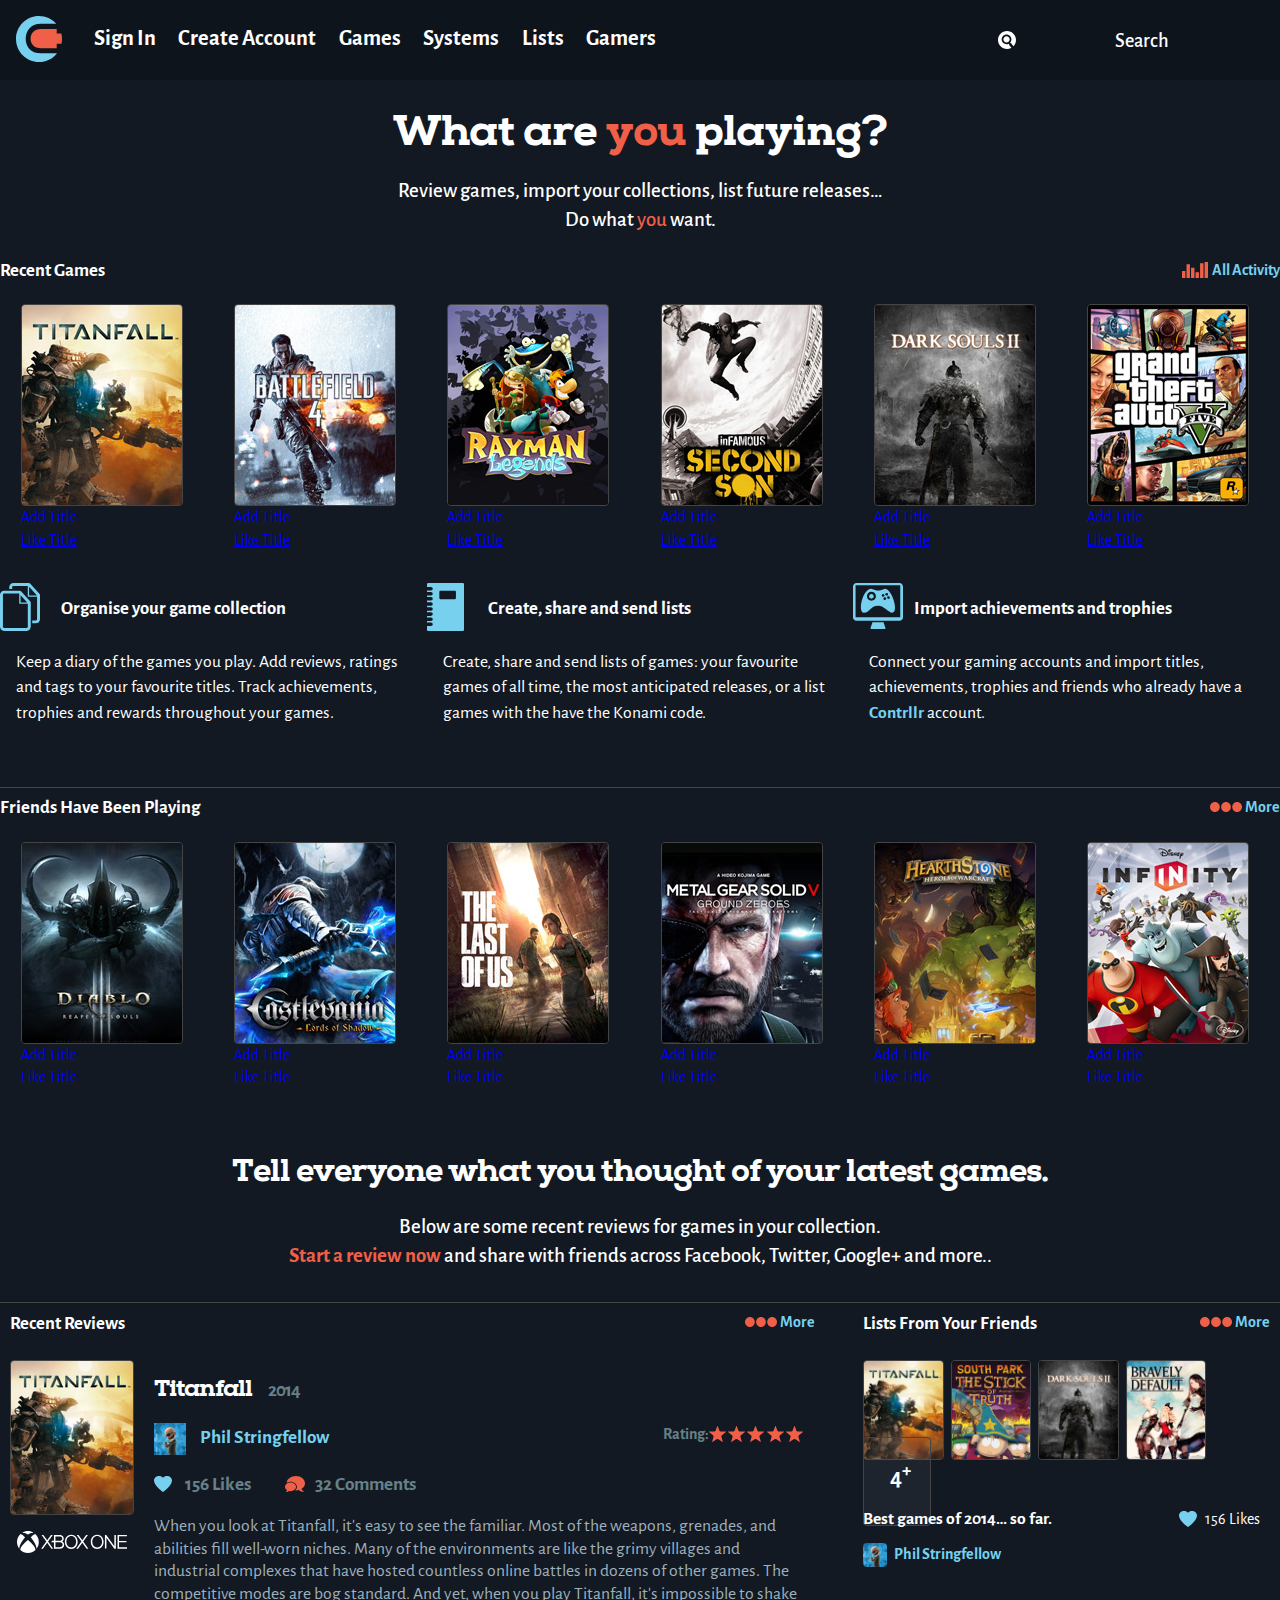
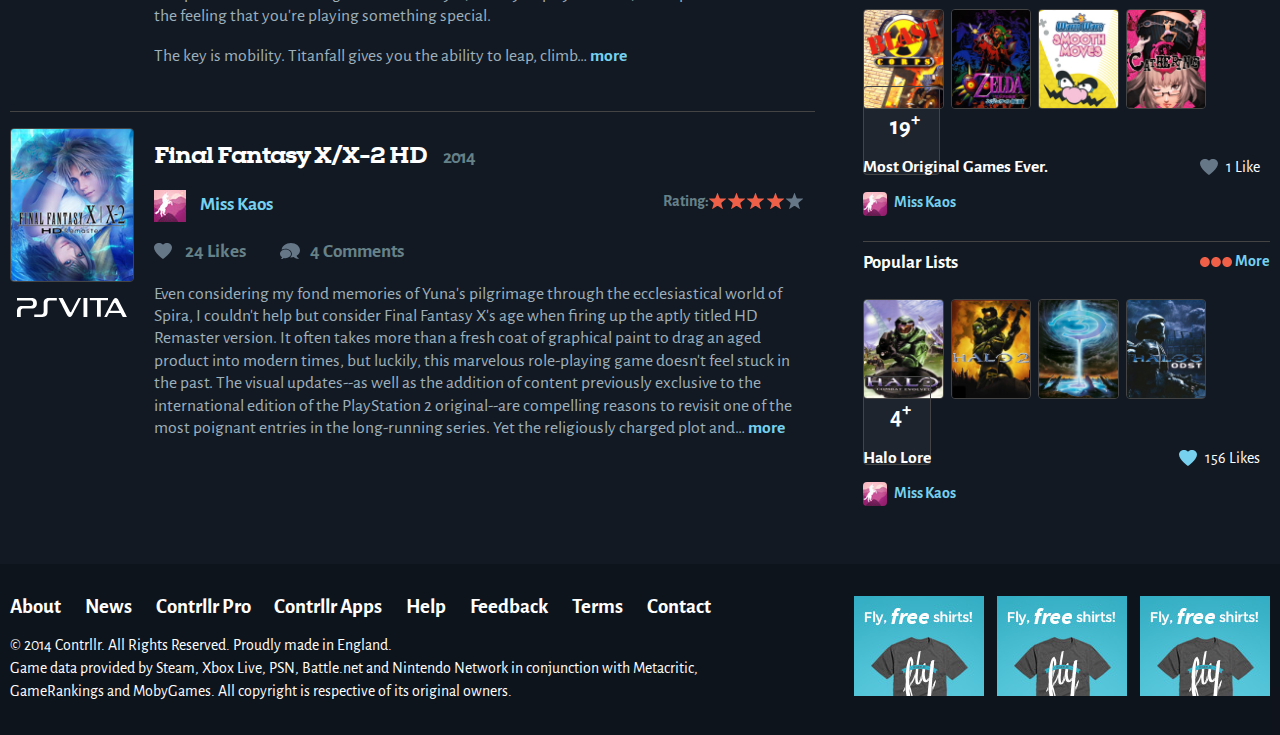
<file: index.html>
<!doctype html>
<html class="no-js" lang="en">
  <head>
    <meta charset="utf-8">
	<title>Contrllr - Making gaming mean more.</title>
	<meta content="text/html; charset=utf-8" http-equiv="Content-Type">
	<meta content="en-us" http-equiv="Content-Language">
	<meta name="keywords" content="Video games, Xbox, PlayStation, Nintendo, reviews, lists, ratings, collections, social, community, sharing">
	<meta name="description" content="Contrllr is a gaming community, focused on allowing users to create, share and collect game reviews and lists, and import games and achievements from XBL, PSN and Steam."/>
	<meta name="bitly-verification" content="e5ee1b019086">
    <meta name="viewport" content="width=device-width, initial-scale=1">
    
    <link rel="stylesheet" href="css/normalize.css" />
    <link rel="stylesheet" href="css/foundation.css" />
    <link rel="stylesheet" href="css/app.css" />
    <link rel="stylesheet" href="css/animate.css" />
    
	<link rel="shortcut icon" href="favicon.ico">
	<meta property="og:title" content="Contrllr">
	<meta property="og:type" content="">
	<meta property="og:url" content="http://alpha.contrllr.com/">
	<meta property="og:image" content="http://alpha.contrllr.com/img/contrllr-meta.png">
	<meta property="og:site_name" content="Contrllr">
	
	<script>
  (function(i,s,o,g,r,a,m){i['GoogleAnalyticsObject']=r;i[r]=i[r]||function(){
  (i[r].q=i[r].q||[]).push(arguments)},i[r].l=1*new Date();a=s.createElement(o),
  m=s.getElementsByTagName(o)[0];a.async=1;a.src=g;m.parentNode.insertBefore(a,m)
  })(window,document,'script','//www.google-analytics.com/analytics.js','ga');

  ga('create', 'UA-49762140-1', 'auto');
  ga('send', 'pageview');

    </script>
</head>

<body>
	<div class="sticky">
		<nav class="top-bar" data-topbar>
			<ul class="title-area">
				<li class="name">
					<img src="img/svg/logo.svg" alt="Contrllr" class="logo">
				</li>
				<li class="toggle-topbar menu-icon"><a href="#"><span>Menu</span></a></li>
			</ul>

			<section class="top-bar-section">
				<ul class="left">
					<li><a href="#login">Sign In</a></li>
					<li><a href="#registration" class="openModal">Create Account</a></li>
					<li><a href="#">Games</a></li>
					<li><a href="#">Systems</a></li>
					<li><a href="#">Lists</a></li>
					<li><a href="#">Gamers</a></li>
				</ul>
				<ul class="right search">
					<li class="has-form">
						<div class="row collapse">
							<div class="large-12 small-12 columns">
								<a href="#" class="search-icon"><img src="img/svg/search.svg" alt="Search"></a>
								<input type="text" class="search-field" placeholder="Search">
							</div>
						</div>
					</li>
				</ul>
			</section>
		</nav>
	</div>
	
	<aside id="registration" class="modal">
	    <div class="row">
	        <div class="large-6 columns reg-text">
	        	<h2>Registration</h2>
	        	<p>Register now to post reviews, rate games, create lists and collections and follow your friends.</p>
				<p>Once registered, you can link your gaming accounts to start importing games and achievements, set your profile image, profile background, organise your favourites, find friends and more.</p>
				<p class="terms">By registering with Contrllr, you are agreeing to the <a href="#">Terms of Service</a> and the <a href="#">Privacy Policy</a>.</p>
				<hr/>
				<p class="user-regged">Already have a Contrllr account? <a href="#">Log in here</a></p>
	        </div>
	        <div class="large-6 columns reg-details">
	        	<div class="register-twitter"><a href="#"><img src="img/svg/twitter.svg" alt="Twitter"/>Sign up with Twitter</a></div>
				<div class="register-facebook"><a href="#"><img src="img/svg/facebook-icon.svg" alt="Facebook"/>Sign up with Facebook</a></div>
				<hr/>
				<p>or</p>
				<fieldset>
					<form action="#" class="reg-form">
						<input type="text" id="public-name" placeholder="Full Name" />
						<input type="text" is="username" placeholder="Username" maxlength="16"/>
						<input type="text" id="email-address" placeholder="Email Address" />
						<input type="password" id="password" placeholder="Password" />
						<input type="checkbox" id="contrllr-email" name="cc" class="notification-radio"/>
						<label for="contrllr-email"><span></span>Email me Contrllr updates, round-ups and offers.</label>
					</form>
				</fieldset>
				<hr/>
				<div class="buttons">
					<div class="cancel-reg"><a href="#">Cancel registration</a></div>
					<div class="register"><a href="#">Sign Up</a></div>
				</div>
	        </div>
	        <a href="#close" title="Close">Close</a>
	    </div>
	</aside>
	
	<aside id="login" class="modal">
	    <div class="row">
	        <div class="large-12 columns login-details">
	        	<div class="login-twitter"><a href="#"><img src="img/svg/twitter.svg" alt="Twitter"/>Sign in with Twitter</a></div>
				<div class="login-facebook"><a href="#"><img src="img/svg/facebook-icon.svg" alt="Facebook"/>Sign in with Facebook</a></div>
				<hr/>
				<p>or</p>
				<fieldset>
					<form action="#" class="login-form">
						<input type="text" is="username" placeholder="Username" maxlength="16"/>
						<input type="password" id="password" placeholder="Password" />
						<input type="checkbox" id="contrllr-email" name="cc" class="notification-radio"/>
						<label for="contrllr-email"><span></span>Remember me</label>
					</form>
				</fieldset>
				<hr/>
				<div class="buttons">
					<div class="cancel-signin"><a href="#">Cancel sign in</a></div>
					<div class="signin"><a href="#">Sign In</a></div>
				</div>
	        </div>
	        <a href="#close" title="Close">Close</a>
	    </div>
	</aside>
	
	<header class="homepage">
		<div class="row">
			<div class="large-12 columns">
				<h1>What are <span>you</span> playing?</h1>
				<p>Review games, import your collections, list future releases&hellip;</p>
				<p>Do what <span>you</span> want.</p>
			</div>
		</div>
	</header>
	
	
	<section class="recent-games">
		<div class="row">
				<h3 class="section-title left">Recent Games</h3>
				<div class="activity right"><a href="#">All Activity</a></div>
		</div>
		
		<div class="row games-list-recent">
			<div class="large-2 medium-2 columns">
				<a href="#">
					<div class="title-box">
						<img src="img/titles/titanfall-sml.jpg" alt="Titanfall" />
						<div class="overlay">
							<div class="add-title"><a href="#">Add Title</a></div>
							<div class="like-title"><a href="#">Like Title</a></div>
						</div>
					</div>
				</a>
			</div>
			<div class="large-2 medium-2 columns">
				<a href="#">
					<div class="title-box">
						<img src="img/titles/bf4-sml.jpg" alt="Battlefield 4" />
						<div class="overlay">
							<div class="add-title"><a href="#">Add Title</a></div>
							<div class="like-title"><a href="#">Like Title</a></div>
						</div>
					</div>
				</a>
			</div>
			<div class="large-2 medium-2 columns">
				<a href="#">
					<div class="title-box">
						<img src="img/titles/raymanlegends-sml.jpg" alt="Rayman Legends" />
						<div class="overlay">
							<div class="add-title"><a href="#">Add Title</a></div>
							<div class="like-title"><a href="#">Like Title</a></div>
						</div>
					</div>
				</a>
			</div>
			<div class="large-2 medium-2 columns">
				<a href="#">
					<div class="title-box">
						<img src="img/titles/secondson-sml.jpg" alt="inFAMOUS: Second Son" />
						<div class="overlay">
							<div class="add-title"><a href="#">Add Title</a></div>
							<div class="like-title"><a href="#">Like Title</a></div>
						</div>
					</div>
				</a>
			</div>
			<div class="large-2 medium-2 columns">
				<a href="#">
					<div class="title-box">
						<img src="img/titles/darksouls2-sml.jpg" alt="Dark Souls II" />
						<div class="overlay">
							<div class="add-title"><a href="#">Add Title</a></div>
							<div class="like-title"><a href="#">Like Title</a></div>
						</div>
					</div>
				</a>
			</div>
			<div class="large-2 medium-2 columns">
				<a href="#">
					<div class="title-box">
						<img src="img/titles/gtav-sml.jpg" alt="Grand Theft Auto V" />
						<div class="overlay">
							<div class="add-title"><a href="#">Add Title</a></div>
							<div class="like-title"><a href="#">Like Title</a></div>
						</div>
					</div>
				</a>
			</div>
		</div>
	</section>
	
	<section class="three-of-a-kind">
		<div class="row">
			<div class="large-4 columns organise-box">
				<h3>Organise your game collection</h3>
				<p>Keep a diary of the games you play. Add reviews, ratings and tags to your favourite titles. Track achievements, trophies and rewards throughout your games.</p>
			</div>
			<div class="large-4 columns diary-box">
				<h3>Create, share and send lists</h3>
				<p>Create, share and send lists of games: your favourite games of all time, the most anticipated releases, or a list games with the have the Konami code.</p>
			</div>
			<div class="large-4 columns import-box">
				<h3>Import achievements and trophies</h3>
				<p>Connect your gaming accounts and import titles, achievements, trophies and friends who already have a <a href="#">Contrllr</a> account.</p>
			</div>
		</div>
	</section>
	
	<section class="friends-games">
		<div class="row">
				<h3 class="section-title left">Friends Have Been Playing</h3>
				<div class="more right"><a href="#">More</a></div>
			</div>
		</div>
		
		<div class="row games-list-recent">
			<div class="large-2 medium-2 columns">
				<a href="#">
					<div class="title-box">
						<img src="img/titles/diablo3-sml.jpg" alt="Diablo III" />
						<div class="overlay">
							<div class="add-title"><a href="#">Add Title</a></div>
							<div class="like-title"><a href="#">Like Title</a></div>
						</div>
					</div>
				</a>
			</div>
			<div class="large-2 medium-2 columns">
				<a href="#">
					<div class="title-box">
						<img src="img/titles/castlevanialos-sml.jpg" alt="Castlevania: Lord of Shadow" />
						<div class="overlay">
							<div class="add-title"><a href="#">Add Title</a></div>
							<div class="like-title"><a href="#">Like Title</a></div>
						</div>
					</div>
				</a>
			</div><div class="large-2 medium-2 columns">
				<a href="#">
					<div class="title-box">
						<img src="img/titles/tlou-sml.jpg" alt="The Last of Us" />
						<div class="overlay">
							<div class="add-title"><a href="#">Add Title</a></div>
							<div class="like-title"><a href="#">Like Title</a></div>
						</div>
					</div>
				</a>
			</div><div class="large-2 medium-2 columns">
				<a href="#">
					<div class="title-box">
						<img src="img/titles/mgsvgz-sml.jpg" alt="Metal Gear Solid V: Ground Zeroes" />
						<div class="overlay">
							<div class="add-title"><a href="#">Add Title</a></div>
							<div class="like-title"><a href="#">Like Title</a></div>
						</div>
					</div>
				</a>
			</div><div class="large-2 medium-2 columns">
				<a href="#">
					<div class="title-box">
						<img src="img/titles/hearthstone-sml.jpg" alt="Hearthstone" />
						<div class="overlay">
							<div class="add-title"><a href="#">Add Title</a></div>
							<div class="like-title"><a href="#">Like Title</a></div>
						</div>
					</div>
				</a>
			</div><div class="large-2 medium-2 columns">
				<a href="#">
					<div class="title-box">
						<img src="img/titles/disneyinfinity-sml.jpg" alt="Disney Infinity" />
						<div class="overlay">
							<div class="add-title"><a href="#">Add Title</a></div>
							<div class="like-title"><a href="#">Like Title</a></div>
						</div>
					</div>
				</a>
			</div>
		</div>
	</section>
	
	<header class="review-leadin">
		<div class="row">
			<div class="large-12 columns">
				<h2>Tell everyone what you thought of your latest games.</h2>
				<p>Below are some recent reviews for games in your collection.</p>
				<p><span><a href="#">Start a review now</a></span> and share with friends across Facebook, Twitter, Google+ and more..</p>
			</div>
		</div>
	</header>
	
	<section class="activity-feed">
		<div class="row">
			<div class="large-8 columns home-reviews">
				<div class="row">
						<h3 class="section-title left">Recent Reviews</h3>
						<div class="more right"><a href="#">More</a></div>
				</div>
				
				<div class="row single-review">
					<div class="large-2 columns">
						<div class="title-box"><img src="img/titles/titanfall-sml.jpg" alt="Titanfall" /></div>
						<img src="img/svg/xboxone.svg" alt="Xbox One" class="platform"/>
					</div>
					<div class="large-10 columns">
						<h2 class="review-title">Titanfall <span>2014</span></h2>
						<a href="#" class="profile-link"><img src="img/profiles/phil-xs.jpg" alt="Phil Stringfellow" class="avatar sml"/>Phil Stringfellow</a>
						<div class="rating 5">
							<ul class="rating-stars">
								<li class="label">Rating:</li>
								<li class="on"></li>
								<li class="on"></li>
								<li class="on"></li>
								<li class="on"></li>
								<li class="on"></li>
							</ul>
						</div>
						<div class="contrllr-stats">
							<div class="review-likes liked">156 Likes</div>
							<div class="review-comments commented">32 Comments</div>
						</div>
						<article class="review-body">
							<p>When you look at Titanfall, it's easy to see the familiar. Most of the weapons, grenades, and abilities fill well-worn niches. Many of the environments are like the grimy villages and industrial complexes that have hosted countless online battles in dozens of other games. The competitive modes are bog standard. And yet, when you play Titanfall, it's impossible to shake the feeling that you're playing something special.</p>
							<p>The key is mobility. Titanfall gives you the ability to leap, climb&hellip; <a href="#">more</a></p>
						</article>
					</div>
				</div>
				
				<div class="row single-review">
					<div class="large-2 columns">
						<div class="title-box"><img src="img/titles/ffxhd-sml.jpg" alt="Final Fantasy X/X-2 HD" /></div>
						<img src="img/svg/psvita.svg" alt="PS Vita" class="platform" />
					</div>
					<div class="large-10 columns">
						<h2 class="review-title">Final Fantasy X/X-2 HD <span>2014</span></h2>
						<a href="#" class="profile-link"><img src="img/profiles/kaos-xs.jpg" alt="Miss Kaos" class="avatar sml"/>Miss Kaos</a>
						<div class="rating 4">
							<ul class="rating-stars">
								<li class="label">Rating:</li>
								<li class="on"></li>
								<li class="on"></li>
								<li class="on"></li>
								<li class="on"></li>
								<li class="off"></li>
							</ul>
						</div>
						<div class="contrllr-stats">
							<div class="review-likes">24 Likes</div>
							<div class="review-comments">4 Comments</div>
						</div>
						<article class="review-body">
							<p>Even considering my fond memories of Yuna's pilgrimage through the ecclesiastical world of Spira, I couldn't help but consider Final Fantasy X's age when firing up the aptly titled HD Remaster version. It often takes more than a fresh coat of graphical paint to drag an aged product into modern times, but luckily, this marvelous role-playing game doesn't feel stuck in the past. The visual updates--as well as the addition of content previously exclusive to the international edition of the PlayStation 2 original--are compelling reasons to revisit one of the most poignant entries in the long-running series. Yet the religiously charged plot and&hellip; <a href="#">more</a></p>
						</article>
					</div>
				</div>
			</div>
			
			<div class="large-4 columns home-lists">
				<div class="row friends">
						<h3 class="section-title left">Lists From Your Friends</h3>
						<div class="more right"><a href="#">More</a></div>
				</div>
				
				<div class="row single-list">
					<div class="large-12 columns">
						<ul>
							<li class="list-entry"><a href="#"><img src="img/titles/titanfall-sml.jpg" alt="Titanfall" /></a></li>
							<li class="list-entry"><a href="#"><img src="img/titles/southpark-sml.jpg" alt="South Park: The Stick of Truth" /></a></li>
							<li class="list-entry"><a href="#"><img src="img/titles/darksouls2-sml.jpg" alt="Dark Souls II" /></a></li>
							<li class="list-entry"><a href="#"><img src="img/titles/bravelydefault-sml.jpg" alt="Bravely Default" /></a></li>
							<li class="list-more"><a href="#">4<span>+</span></a></li>
						</ul>
						<h5 class="list-title">Best games of 2014&hellip; so far.</h5>
						<div class="list-likes liked">156 Likes</div>
						<a href="#" class="profile-link"><img src="img/profiles/phil-xs.jpg" alt="Phil Stringfellow" class="avatar sml"/>Phil Stringfellow</a>
					</div>
				</div>
				
				<div class="row single-list">
					<div class="large-12 columns">
						<ul>
							<li class="list-entry"><a href="#"><img src="img/titles/blastcorps-sml.jpg" alt="Blast Corps" /></a></li>
							<li class="list-entry"><a href="#"><img src="img/titles/zeldamm-sml.jpg" alt="Legend of Zelda: Majora's Mask" /></a></li>
							<li class="list-entry"><a href="#"><img src="img/titles/wariowaresm-sml.jpg" alt="Wario Ware: Smooth Moves" /></a></li>
							<li class="list-entry"><a href="#"><img src="img/titles/catherine-sml.jpg" alt="Catherine" /></a></li>
							<li class="list-more"><a href="#">19<span>+</span></a></li>
						</ul>
						<h5 class="list-title">Most Original Games Ever.</h5>
						<div class="list-likes">1 Like</div>
						<a href="#" class="profile-link"><img src="img/profiles/kaos-xs.jpg" alt="Miss Kaos" class="avatar sml"/>Miss Kaos</a>
					</div>
				</div>
				
				<div class="row popular">
						<h3 class="section-title left">Popular Lists</h3>
						<div class="more right"><a href="#">More</a></div>
				</div>
				
				<div class="row single-list">
					<div class="large-12 columns">
						<ul>
							<li class="list-entry"><a href="#"><img src="img/titles/halo-sml.jpg" alt="Halo: Combat Evolved" /></a></li>
							<li class="list-entry"><a href="#"><img src="img/titles/halo2-sml.jpg" alt="Halo 2" /></a></li>
							<li class="list-entry"><a href="#"><img src="img/titles/halo3-sml.jpg" alt="Halo 3" /></a></li>
							<li class="list-entry"><a href="#"><img src="img/titles/halo3odst-sml.jpg" alt="Halo 3: ODST" /></a></li>
							<li class="list-more"><a href="#">4<span>+</span></a></li>
						</ul>
						<h5 class="list-title">Halo Lore</h5>
						<div class="list-likes liked">156 Likes</div>
						<a href="#" class="profile-link"><img src="img/profiles/kaos-xs.jpg" alt="Miss Kaos" class="avatar sml"/>Miss Kaos</a>
					</div>
				</div>
				
			</div>
		</div>
		
	</section>
	
	<footer>
		<div class="row">
			<div class="large-7 columns">
				<nav>
					<ul>
						<li><a href="#">About</a></li>
						<li><a href="#">News</a></li>
						<li><a href="#">Contrllr Pro</a></li>
						<li><a href="#">Contrllr Apps</a></li>
						<li><a href="#">Help</a></li>
						<li><a href="#">Feedback</a></li>
						<li><a href="#">Terms</a></li>
						<li><a href="#">Contact</a></li>
					</ul>
				</nav>
				<div class="copyright">
					<p>&copy; 2014 Contrllr. All Rights Reserved. Proudly made in England.</p>
					<p>Game data provided by Steam, Xbox Live, PSN, Battle.net and Nintendo Network in conjunction with Metacritic, GameRankings and MobyGames. All copyright is respective of its original owners.</p>
				</div>
			</div>
			
			<div class="large-5 columns ads">
				<a href="#"><img src="img/ad.jpg" alt="advert" /></a>
				<a href="#"><img src="img/ad.jpg" alt="advert" /></a>
				<a href="#"><img src="img/ad.jpg" alt="advert" /></a>
			</div>
		</div>
	</footer>
				

    <script src="js/vendor/jquery.js"></script>
    <script src="js/foundation.min.js"></script>
    <script>
      $(document).foundation();
    </script>
</body>
</html>
</file>
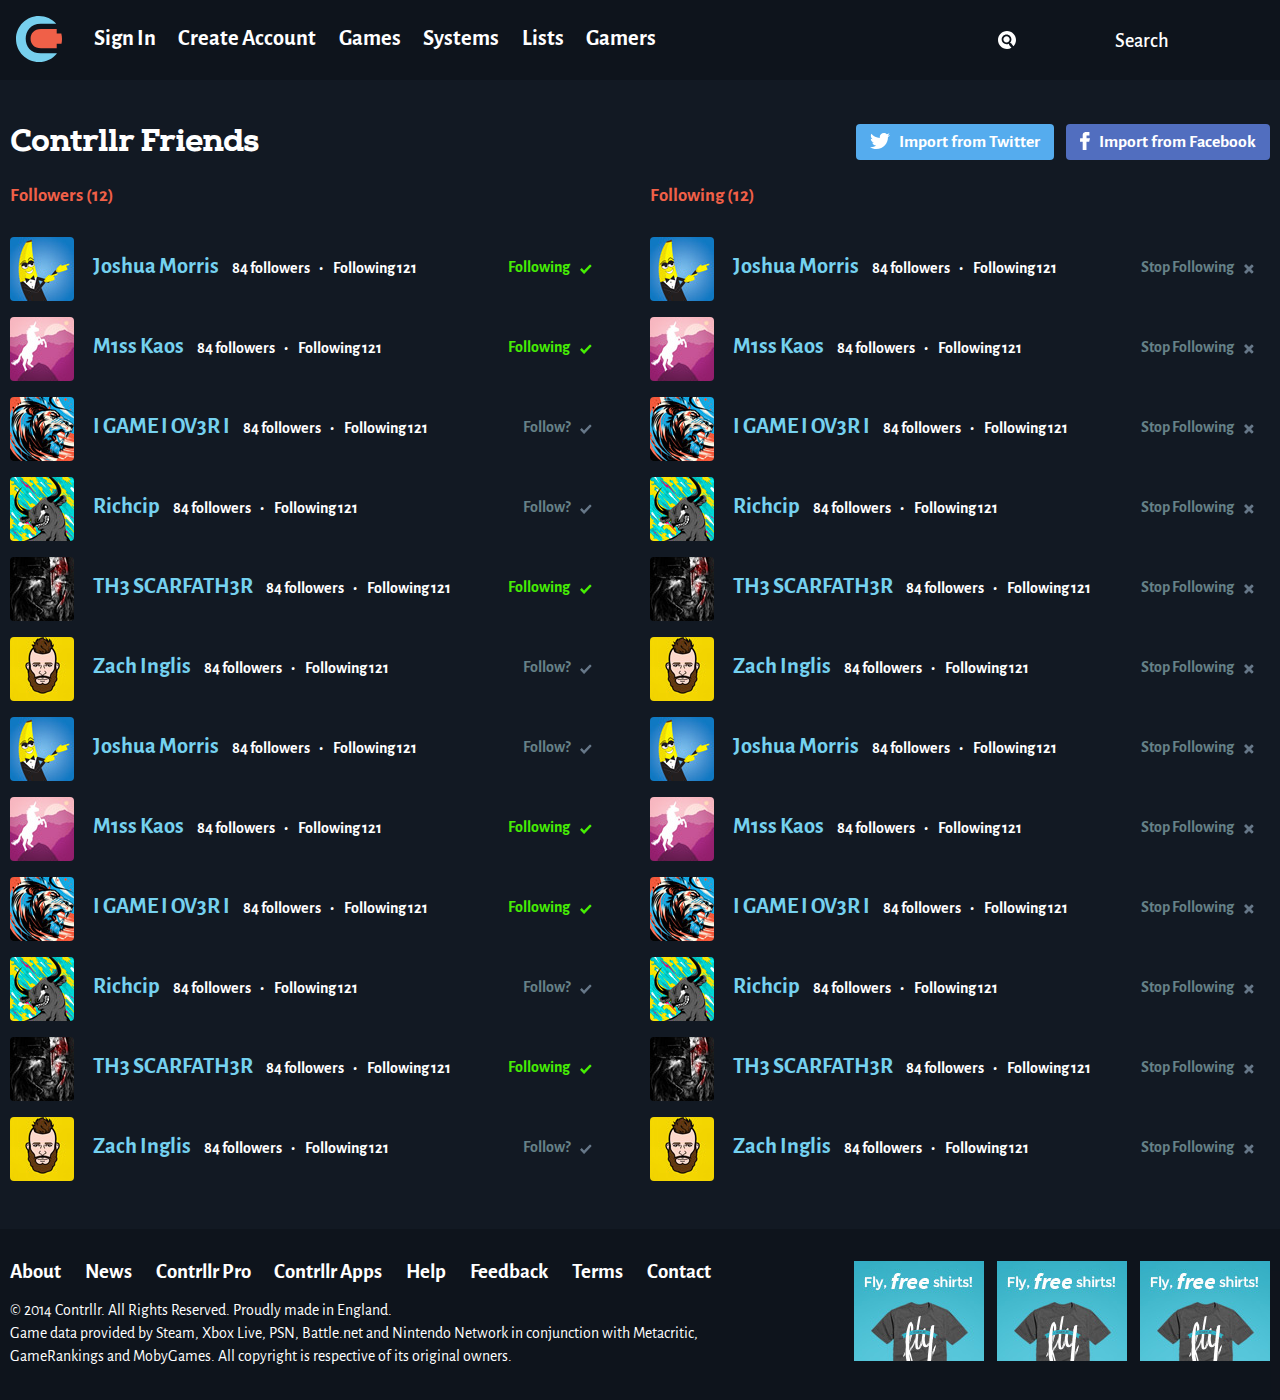
<file: friends-page.html>
<!doctype html>
<html class="no-js" lang="en">
  <head>
    <meta charset="utf-8">
	<title>Contrllr - Making gaming mean more.</title>
	<meta content="text/html; charset=utf-8" http-equiv="Content-Type">
	<meta content="en-us" http-equiv="Content-Language">
	<meta name="keywords" content="Video games, Xbox, PlayStation, Nintendo, reviews, lists, ratings, collections, social, community, sharing">
	<meta name="description" content="Contrllr is a gaming community, focused on allowing users to create, share and collect game reviews and lists, and import games and achievements from XBL, PSN and Steam."/>
	<meta name="bitly-verification" content="e5ee1b019086">
    <meta name="viewport" content="width=device-width, initial-scale=1">
    
    <link rel="stylesheet" href="css/normalize.css" />
    <link rel="stylesheet" href="css/foundation.css" />
    <link rel="stylesheet" href="css/app.css" />
    <link rel="stylesheet" href="css/animate.css" />
    
	<link rel="shortcut icon" href="favicon.ico">
	<meta property="og:title" content="Contrllr">
	<meta property="og:type" content="">
	<meta property="og:url" content="http://alpha.contrllr.com/">
	<meta property="og:image" content="http://alpha.contrllr.com/img/contrllr-meta.png">
	<meta property="og:site_name" content="Contrllr">
	
	<script>
  (function(i,s,o,g,r,a,m){i['GoogleAnalyticsObject']=r;i[r]=i[r]||function(){
  (i[r].q=i[r].q||[]).push(arguments)},i[r].l=1*new Date();a=s.createElement(o),
  m=s.getElementsByTagName(o)[0];a.async=1;a.src=g;m.parentNode.insertBefore(a,m)
  })(window,document,'script','//www.google-analytics.com/analytics.js','ga');

  ga('create', 'UA-49762140-1', 'auto');
  ga('send', 'pageview');

    </script>
</head>

<body>
	<div class="sticky">
		<nav class="top-bar" data-topbar>
			<ul class="title-area">
				<li class="name">
					<img src="img/svg/logo.svg" alt="Contrllr" class="logo">
				</li>
				<li class="toggle-topbar menu-icon"><a href="#"><span>Menu</span></a></li>
			</ul>

			<section class="top-bar-section">
				<ul class="left">
					<li><a href="#login">Sign In</a></li>
					<li><a href="#registration" class="openModal">Create Account</a></li>
					<li><a href="#">Games</a></li>
					<li><a href="#">Systems</a></li>
					<li><a href="#">Lists</a></li>
					<li><a href="#">Gamers</a></li>
				</ul>
				<ul class="right search">
					<li class="has-form">
						<div class="row collapse">
							<div class="large-12 small-12 columns">
								<a href="#" class="search-icon"><img src="img/svg/search.svg" alt="Search"></a>
								<input type="text" class="search-field" placeholder="Search">
							</div>
						</div>
					</li>
				</ul>
			</section>
		</nav>
	</div>
	
	<aside id="registration" class="modal">
	    <div class="row">
	        <div class="large-6 columns reg-text">
	        	<h2>Registration</h2>
	        	<p>Register now to post reviews, rate games, create lists and collections and follow your friends.</p>
				<p>Once registered, you can link your gaming accounts to start importing games and achievements, set your profile image, profile background, organise your favourites, find friends and more.</p>
				<p class="terms">By registering with Contrllr, you are agreeing to the <a href="#">Terms of Service</a> and the <a href="#">Privacy Policy</a>.</p>
				<hr/>
				<p class="user-regged">Already have a Contrllr account? <a href="#">Log in here</a></p>
	        </div>
	        <div class="large-6 columns reg-details">
	        	<div class="register-twitter"><a href="#"><img src="img/svg/twitter.svg" alt="Twitter"/>Sign up with Twitter</a></div>
				<div class="register-facebook"><a href="#"><img src="img/svg/facebook-icon.svg" alt="Facebook"/>Sign up with Facebook</a></div>
				<hr/>
				<p>or</p>
				<fieldset>
					<form action="#" class="reg-form">
						<input type="text" id="public-name" placeholder="Full Name" />
						<input type="text" is="username" placeholder="Username" maxlength="16"/>
						<input type="text" id="email-address" placeholder="Email Address" />
						<input type="password" id="password" placeholder="Password" />
						<input type="checkbox" id="contrllr-email" name="cc" class="notification-radio"/>
						<label for="contrllr-email"><span></span>Email me Contrllr updates, round-ups and offers.</label>
					</form>
				</fieldset>
				<hr/>
				<div class="buttons">
					<div class="cancel-reg"><a href="#">Cancel registration</a></div>
					<div class="register"><a href="#">Sign Up</a></div>
				</div>
	        </div>
	        <a href="#close" title="Close">Close</a>
	    </div>
	</aside>
	
	<aside id="login" class="modal">
	    <div class="row">
	        <div class="large-12 columns login-details">
	        	<div class="login-twitter"><a href="#"><img src="img/svg/twitter.svg" alt="Twitter"/>Sign in with Twitter</a></div>
				<div class="login-facebook"><a href="#"><img src="img/svg/facebook-icon.svg" alt="Facebook"/>Sign in with Facebook</a></div>
				<hr/>
				<p>or</p>
				<fieldset>
					<form action="#" class="login-form">
						<input type="text" is="username" placeholder="Username" maxlength="16"/>
						<input type="password" id="password" placeholder="Password" />
						<input type="checkbox" id="contrllr-email" name="cc" class="notification-radio"/>
						<label for="contrllr-email"><span></span>Remember me</label>
					</form>
				</fieldset>
				<hr/>
				<div class="buttons">
					<div class="cancel-signin"><a href="#">Cancel sign in</a></div>
					<div class="signin"><a href="#">Sign In</a></div>
				</div>
	        </div>
	        <a href="#close" title="Close">Close</a>
	    </div>
	</aside>
	
	<section class="interior">
		<div class="row">
			<div class="large-12 columns">
				<h1 class="left">Contrllr Friends</h1>
				<div class="options right">
					<div class="import-twitter"><a href="#"><img src="img/svg/twitter.svg" alt="Twitter"/>Import from Twitter</a></div>
					<div class="import-facebook"><a href="#"><img src="img/svg/facebook-icon.svg" alt="Facebook"/>Import from Facebook</a></div>
				</div>
			</div>
		</div>
		<div class="row">
			<div class="large-6 columns followers-list">
				<h3>Followers (12)</h3>
				<div class="single-user">
					<img src="img/profiles/josh-sml.jpg" alt="Joshua Morris" />
					<a href="#" class="profile-link">Joshua Morris</a>
					<div class="follow-counts"><a href="#">84 followers</a>&bull;<a href="#">Following 121</a></div>
					<div class="following-friend"><a href="#">Following<img src="img/svg/follow-on.svg" alt="Remove Account" /></a></div>
				</div>
				<div class="single-user">
					<img src="img/profiles/kaos-sml.jpg" alt="M1ss Kaos" />
					<a href="#" class="profile-link">M1ss Kaos</a>
					<div class="follow-counts"><a href="#">84 followers</a>&bull;<a href="#">Following 121</a></div>
					<div class="following-friend"><a href="#">Following<img src="img/svg/follow-on.svg" alt="Remove Account" /></a></div>
				</div>
				<div class="single-user">
					<img src="img/profiles/game-sml.jpg" alt="I GAME I OV3R I" />
					<a href="#" class="profile-link">I GAME I OV3R I</a>
					<div class="follow-counts"><a href="#">84 followers</a>&bull;<a href="#">Following 121</a></div>
					<div class="follow-friend"><a href="#">Follow?<img src="img/svg/follow-off.svg" alt="Remove Account" /></a></div>
				</div>
				<div class="single-user">
					<img src="img/profiles/rich-sml.jpg" alt="Richcip" />
					<a href="#" class="profile-link">Richcip</a>
					<div class="follow-counts"><a href="#">84 followers</a>&bull;<a href="#">Following 121</a></div>
					<div class="follow-friend"><a href="#">Follow?<img src="img/svg/follow-off.svg" alt="Remove Account" /></a></div>
				</div>
				<div class="single-user">
					<img src="img/profiles/scar-sml.jpg" alt="TH3 SCARFATH3R" />
					<a href="#" class="profile-link">TH3 SCARFATH3R</a>
					<div class="follow-counts"><a href="#">84 followers</a>&bull;<a href="#">Following 121</a></div>
					<div class="following-friend"><a href="#">Following<img src="img/svg/follow-on.svg" alt="Remove Account" /></a></div>
				</div>
				<div class="single-user">
					<img src="img/profiles/zach-sml.jpg" alt="Zach Inglis" />
					<a href="#" class="profile-link">Zach Inglis</a>
					<div class="follow-counts"><a href="#">84 followers</a>&bull;<a href="#">Following 121</a></div>
					<div class="follow-friend"><a href="#">Follow?<img src="img/svg/follow-off.svg" alt="Remove Account" /></a></div>
				</div>
				<div class="single-user">
					<img src="img/profiles/josh-sml.jpg" alt="Joshua Morris" />
					<a href="#" class="profile-link">Joshua Morris</a>
					<div class="follow-counts"><a href="#">84 followers</a>&bull;<a href="#">Following 121</a></div>
					<div class="follow-friend"><a href="#">Follow?<img src="img/svg/follow-off.svg" alt="Remove Account" /></a></div>
				</div>
				<div class="single-user">
					<img src="img/profiles/kaos-sml.jpg" alt="M1ss Kaos" />
					<a href="#" class="profile-link">M1ss Kaos</a>
					<div class="follow-counts"><a href="#">84 followers</a>&bull;<a href="#">Following 121</a></div>
					<div class="following-friend"><a href="#">Following<img src="img/svg/follow-on.svg" alt="Remove Account" /></a></div>
				</div>
				<div class="single-user">
					<img src="img/profiles/game-sml.jpg" alt="I GAME I OV3R I" />
					<a href="#" class="profile-link">I GAME I OV3R I</a>
					<div class="follow-counts"><a href="#">84 followers</a>&bull;<a href="#">Following 121</a></div>
					<div class="following-friend"><a href="#">Following<img src="img/svg/follow-on.svg" alt="Remove Account" /></a></div>
				</div>
				<div class="single-user">
					<img src="img/profiles/rich-sml.jpg" alt="Richcip" />
					<a href="#" class="profile-link">Richcip</a>
					<div class="follow-counts"><a href="#">84 followers</a>&bull;<a href="#">Following 121</a></div>
					<div class="follow-friend"><a href="#">Follow?<img src="img/svg/follow-off.svg" alt="Remove Account" /></a></div>
				</div>
				<div class="single-user">
					<img src="img/profiles/scar-sml.jpg" alt="TH3 SCARFATH3R" />
					<a href="#" class="profile-link">TH3 SCARFATH3R</a>
					<div class="follow-counts"><a href="#">84 followers</a>&bull;<a href="#">Following 121</a></div>
					<div class="following-friend"><a href="#">Following<img src="img/svg/follow-on.svg" alt="Remove Account" /></a></div>
				</div>
				<div class="single-user">
					<img src="img/profiles/zach-sml.jpg" alt="Zach Inglis" />
					<a href="#" class="profile-link">Zach Inglis</a>
					<div class="follow-counts"><a href="#">84 followers</a>&bull;<a href="#">Following 121</a></div>
					<div class="follow-friend"><a href="#">Follow?<img src="img/svg/follow-off.svg" alt="Remove Account" /></a></div>
				</div>
			</div>
			<div class="large-6 columns following-list">
				<h3>Following (12)</h3>
				<div class="single-user">
					<img src="img/profiles/josh-sml.jpg" alt="Joshua Morris" />
					<a href="#" class="profile-link">Joshua Morris</a>
					<div class="follow-counts"><a href="#">84 followers</a>&bull;<a href="#">Following 121</a></div>
					<div class="remove-friend"><a href="#">Stop Following<img src="img/svg/remove.svg" alt="Remove Account" /></a></div>
				</div>
				<div class="single-user">
					<img src="img/profiles/kaos-sml.jpg" alt="M1ss Kaos" />
					<a href="#" class="profile-link">M1ss Kaos</a>
					<div class="follow-counts"><a href="#">84 followers</a>&bull;<a href="#">Following 121</a></div>
					<div class="remove-friend"><a href="#">Stop Following<img src="img/svg/remove.svg" alt="Remove Account" /></a></div>
				</div>
				<div class="single-user">
					<img src="img/profiles/game-sml.jpg" alt="I GAME I OV3R I" />
					<a href="#" class="profile-link">I GAME I OV3R I</a>
					<div class="follow-counts"><a href="#">84 followers</a>&bull;<a href="#">Following 121</a></div>
					<div class="remove-friend"><a href="#">Stop Following<img src="img/svg/remove.svg" alt="Remove Account" /></a></div>
				</div>
				<div class="single-user">
					<img src="img/profiles/rich-sml.jpg" alt="Richcip" />
					<a href="#" class="profile-link">Richcip</a>
					<div class="follow-counts"><a href="#">84 followers</a>&bull;<a href="#">Following 121</a></div>
					<div class="remove-friend"><a href="#">Stop Following<img src="img/svg/remove.svg" alt="Remove Account" /></a></div>
				</div>
				<div class="single-user">
					<img src="img/profiles/scar-sml.jpg" alt="TH3 SCARFATH3R" />
					<a href="#" class="profile-link">TH3 SCARFATH3R</a>
					<div class="follow-counts"><a href="#">84 followers</a>&bull;<a href="#">Following 121</a></div>
					<div class="remove-friend"><a href="#">Stop Following<img src="img/svg/remove.svg" alt="Remove Account" /></a></div>
				</div>
				<div class="single-user">
					<img src="img/profiles/zach-sml.jpg" alt="Zach Inglis" />
					<a href="#" class="profile-link">Zach Inglis</a>
					<div class="follow-counts"><a href="#">84 followers</a>&bull;<a href="#">Following 121</a></div>
					<div class="remove-friend"><a href="#">Stop Following<img src="img/svg/remove.svg" alt="Remove Account" /></a></div>
				</div>
				<div class="single-user">
					<img src="img/profiles/josh-sml.jpg" alt="Joshua Morris" />
					<a href="#" class="profile-link">Joshua Morris</a>
					<div class="follow-counts"><a href="#">84 followers</a>&bull;<a href="#">Following 121</a></div>
					<div class="remove-friend"><a href="#">Stop Following<img src="img/svg/remove.svg" alt="Remove Account" /></a></div>
				</div>
				<div class="single-user">
					<img src="img/profiles/kaos-sml.jpg" alt="M1ss Kaos" />
					<a href="#" class="profile-link">M1ss Kaos</a>
					<div class="follow-counts"><a href="#">84 followers</a>&bull;<a href="#">Following 121</a></div>
					<div class="remove-friend"><a href="#">Stop Following<img src="img/svg/remove.svg" alt="Remove Account" /></a></div>
				</div>
				<div class="single-user">
					<img src="img/profiles/game-sml.jpg" alt="I GAME I OV3R I" />
					<a href="#" class="profile-link">I GAME I OV3R I</a>
					<div class="follow-counts"><a href="#">84 followers</a>&bull;<a href="#">Following 121</a></div>
					<div class="remove-friend"><a href="#">Stop Following<img src="img/svg/remove.svg" alt="Remove Account" /></a></div>
				</div>
				<div class="single-user">
					<img src="img/profiles/rich-sml.jpg" alt="Richcip" />
					<a href="#" class="profile-link">Richcip</a>
					<div class="follow-counts"><a href="#">84 followers</a>&bull;<a href="#">Following 121</a></div>
					<div class="remove-friend"><a href="#">Stop Following<img src="img/svg/remove.svg" alt="Remove Account" /></a></div>
				</div>
				<div class="single-user">
					<img src="img/profiles/scar-sml.jpg" alt="TH3 SCARFATH3R" />
					<a href="#" class="profile-link">TH3 SCARFATH3R</a>
					<div class="follow-counts"><a href="#">84 followers</a>&bull;<a href="#">Following 121</a></div>
					<div class="remove-friend"><a href="#">Stop Following<img src="img/svg/remove.svg" alt="Remove Account" /></a></div>
				</div>
				<div class="single-user">
					<img src="img/profiles/zach-sml.jpg" alt="Zach Inglis" />
					<a href="#" class="profile-link">Zach Inglis</a>
					<div class="follow-counts"><a href="#">84 followers</a>&bull;<a href="#">Following 121</a></div>
					<div class="remove-friend"><a href="#">Stop Following<img src="img/svg/remove.svg" alt="Remove Account" /></a></div>
				</div>
			</div>
		</div>
	</section>
	
	<footer>
		<div class="row">
			<div class="large-7 columns">
				<nav>
					<ul>
						<li><a href="#">About</a></li>
						<li><a href="#">News</a></li>
						<li><a href="#">Contrllr Pro</a></li>
						<li><a href="#">Contrllr Apps</a></li>
						<li><a href="#">Help</a></li>
						<li><a href="#">Feedback</a></li>
						<li><a href="#">Terms</a></li>
						<li><a href="#">Contact</a></li>
					</ul>
				</nav>
				<div class="copyright">
					<p>&copy; 2014 Contrllr. All Rights Reserved. Proudly made in England.</p>
					<p>Game data provided by Steam, Xbox Live, PSN, Battle.net and Nintendo Network in conjunction with Metacritic, GameRankings and MobyGames. All copyright is respective of its original owners.</p>
				</div>
			</div>
			
			<div class="large-5 columns ads">
				<a href="#"><img src="img/ad.jpg" alt="advert" /></a>
				<a href="#"><img src="img/ad.jpg" alt="advert" /></a>
				<a href="#"><img src="img/ad.jpg" alt="advert" /></a>
			</div>
		</div>
	</footer>
				

    <script src="js/vendor/jquery.js"></script>
    <script src="js/foundation.min.js"></script>
    <script>
      $(document).foundation();
    </script>
</body>
</html>
</file>
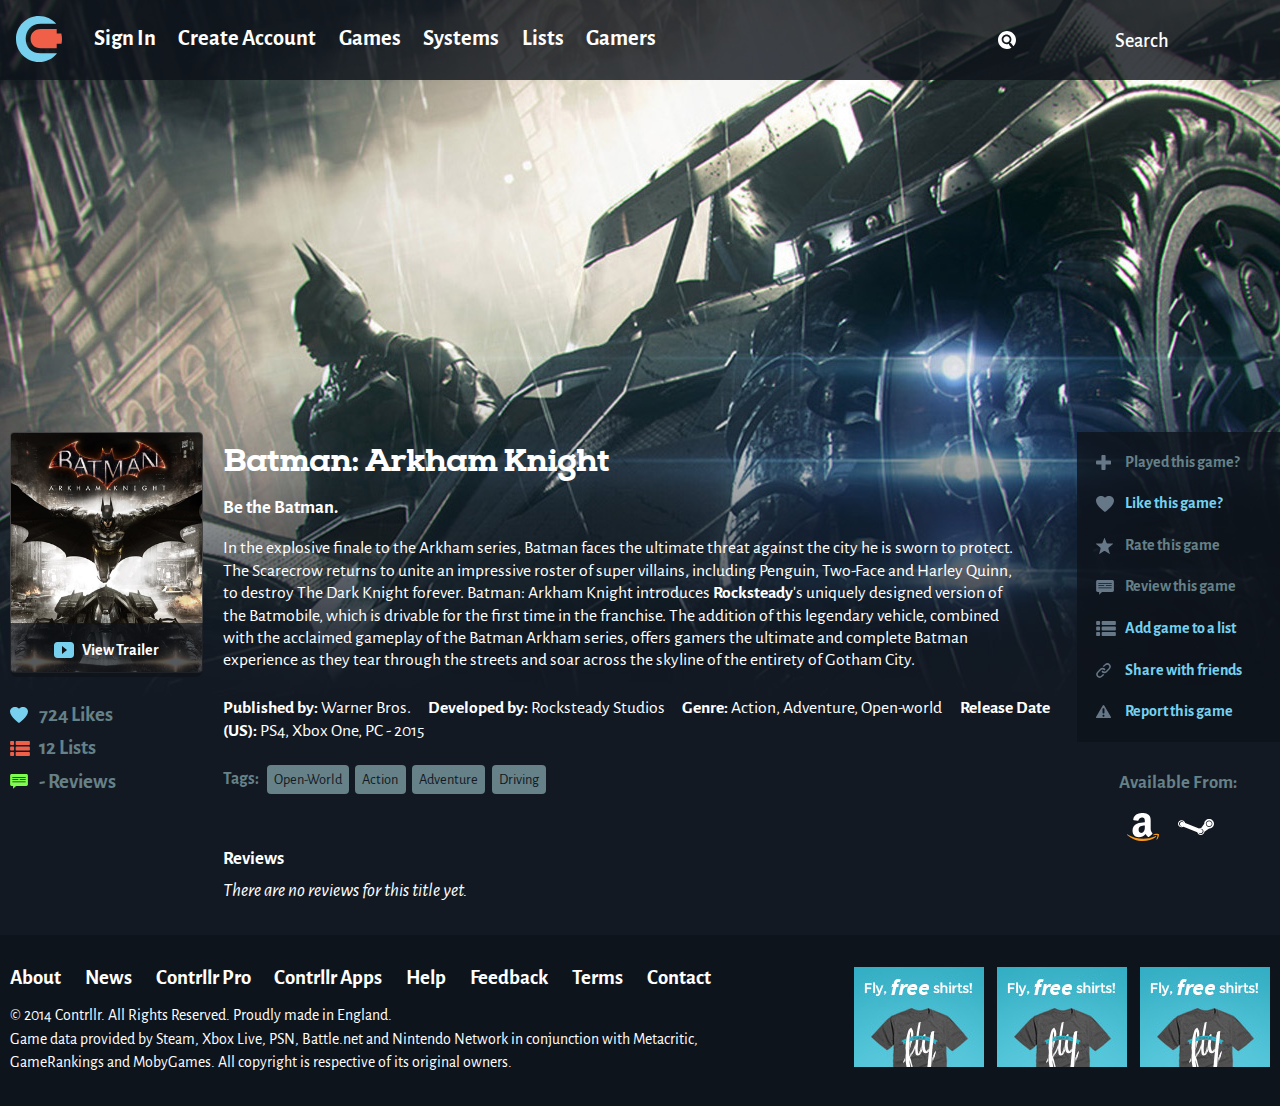
<file: game-page-future.html>
<!doctype html>
<html class="no-js" lang="en">
  <head>
    <meta charset="utf-8">
	<title>Contrllr - Making gaming mean more.</title>
	<meta content="text/html; charset=utf-8" http-equiv="Content-Type">
	<meta content="en-us" http-equiv="Content-Language">
	<meta name="keywords" content="Video games, Xbox, PlayStation, Nintendo, reviews, lists, ratings, collections, social, community, sharing">
	<meta name="description" content="Contrllr is a gaming community, focused on allowing users to create, share and collect game reviews and lists, and import games and achievements from XBL, PSN and Steam."/>
	<meta name="bitly-verification" content="e5ee1b019086">
    <meta name="viewport" content="width=device-width, initial-scale=1">
    
    <link rel="stylesheet" href="css/normalize.css" />
    <link rel="stylesheet" href="css/foundation.css" />
    <link rel="stylesheet" href="css/app.css" />
    <link rel="stylesheet" href="css/animate.css" />
    
	<link rel="shortcut icon" href="favicon.ico">
	<meta property="og:title" content="Contrllr">
	<meta property="og:type" content="">
	<meta property="og:url" content="http://alpha.contrllr.com/">
	<meta property="og:image" content="http://alpha.contrllr.com/img/contrllr-meta.png">
	<meta property="og:site_name" content="Contrllr">
	
	<script>
  (function(i,s,o,g,r,a,m){i['GoogleAnalyticsObject']=r;i[r]=i[r]||function(){
  (i[r].q=i[r].q||[]).push(arguments)},i[r].l=1*new Date();a=s.createElement(o),
  m=s.getElementsByTagName(o)[0];a.async=1;a.src=g;m.parentNode.insertBefore(a,m)
  })(window,document,'script','//www.google-analytics.com/analytics.js','ga');

  ga('create', 'UA-49762140-1', 'auto');
  ga('send', 'pageview');

    </script>
</head>

<body class="game-bg2">
	<div class="sticky">
		<nav class="top-bar" data-topbar>
			<ul class="title-area">
				<li class="name">
					<img src="img/svg/logo.svg" alt="Contrllr" class="logo">
				</li>
				<li class="toggle-topbar menu-icon"><a href="#"><span>Menu</span></a></li>
			</ul>

			<section class="top-bar-section">
				<ul class="left">
					<li><a href="#login">Sign In</a></li>
					<li><a href="#registration" class="openModal">Create Account</a></li>
					<li><a href="#">Games</a></li>
					<li><a href="#">Systems</a></li>
					<li><a href="#">Lists</a></li>
					<li><a href="#">Gamers</a></li>
				</ul>
				<ul class="right search">
					<li class="has-form">
						<div class="row collapse">
							<div class="large-12 small-12 columns">
								<a href="#" class="search-icon"><img src="img/svg/search.svg" alt="Search"></a>
								<input type="text" class="search-field" placeholder="Search">
							</div>
						</div>
					</li>
				</ul>
			</section>
		</nav>
	</div>
	
	<aside id="registration" class="modal">
	    <div class="row">
	        <div class="large-6 columns reg-text">
	        	<h2>Registration</h2>
	        	<p>Register now to post reviews, rate games, create lists and collections and follow your friends.</p>
				<p>Once registered, you can link your gaming accounts to start importing games and achievements, set your profile image, profile background, organise your favourites, find friends and more.</p>
				<p class="terms">By registering with Contrllr, you are agreeing to the <a href="#">Terms of Service</a> and the <a href="#">Privacy Policy</a>.</p>
				<hr/>
				<p class="user-regged">Already have a Contrllr account? <a href="#">Log in here</a></p>
	        </div>
	        <div class="large-6 columns reg-details">
	        	<div class="register-twitter"><a href="#"><img src="img/svg/twitter.svg" alt="Twitter"/>Sign up with Twitter</a></div>
				<div class="register-facebook"><a href="#"><img src="img/svg/facebook-icon.svg" alt="Facebook"/>Sign up with Facebook</a></div>
				<hr/>
				<p>or</p>
				<fieldset>
					<form action="#" class="reg-form">
						<input type="text" id="public-name" placeholder="Full Name" />
						<input type="text" is="username" placeholder="Username" maxlength="16"/>
						<input type="text" id="email-address" placeholder="Email Address" />
						<input type="password" id="password" placeholder="Password" />
						<input type="checkbox" id="contrllr-email" name="cc" class="notification-radio"/>
						<label for="contrllr-email"><span></span>Email me Contrllr updates, round-ups and offers.</label>
					</form>
				</fieldset>
				<hr/>
				<div class="buttons">
					<div class="cancel-reg"><a href="#">Cancel registration</a></div>
					<div class="register"><a href="#">Sign Up</a></div>
				</div>
	        </div>
	        <a href="#close" title="Close">Close</a>
	    </div>
	</aside>
	
	<aside id="login" class="modal">
	    <div class="row">
	        <div class="large-12 columns login-details">
	        	<div class="login-twitter"><a href="#"><img src="img/svg/twitter.svg" alt="Twitter"/>Sign in with Twitter</a></div>
				<div class="login-facebook"><a href="#"><img src="img/svg/facebook-icon.svg" alt="Facebook"/>Sign in with Facebook</a></div>
				<hr/>
				<p>or</p>
				<fieldset>
					<form action="#" class="login-form">
						<input type="text" is="username" placeholder="Username" maxlength="16"/>
						<input type="password" id="password" placeholder="Password" />
						<input type="checkbox" id="contrllr-email" name="cc" class="notification-radio"/>
						<label for="contrllr-email"><span></span>Remember me</label>
					</form>
				</fieldset>
				<hr/>
				<div class="buttons">
					<div class="cancel-signin"><a href="#">Cancel sign in</a></div>
					<div class="signin"><a href="#">Sign In</a></div>
				</div>
	        </div>
	        <a href="#close" title="Close">Close</a>
	    </div>
	</aside>
	
	<section class="game-page">
		<div class="row">
		
			<div class="large-2 columns left-info">
				<div class="title-box">
					<img src="img/titles/arkhamknight-med.jpg" alt="Titanfall" />
					<div class="trailer-overlay">
						<div class="view-trailer"><a href="#">View Trailer</a></div>
					</div>
				</div>
				<ul class="contrllr-stats">
					<li class="total-likes">724 Likes</li>
					<li class="total-lists">12 Lists</li>
					<li class="total-reviews">- Reviews</li>
				</ul>
			</div>
			
			<div class="large-8 columns main-info">
				<header class="game-description">
					<h1>Batman: Arkham Knight</h1>
					<h3>Be the Batman. </h3>
					<p>In the explosive finale to the Arkham series, Batman faces the ultimate threat against the city he is sworn to protect. The Scarecrow returns to unite an impressive roster of super villains, including Penguin, Two-Face and Harley Quinn, to destroy The Dark Knight forever. Batman: Arkham Knight introduces <a href="#">Rocksteady</a>'s uniquely designed version of the Batmobile, which is drivable for the first time in the franchise. The addition of this legendary vehicle, combined with the acclaimed gameplay of the Batman Arkham series, offers gamers the ultimate and complete Batman experience as they tear through the streets and soar across the skyline of the entirety of Gotham City. </p>
					<ul class="game-info">
						<li>Published by: <span>Warner Bros.</span></li>
						<li>Developed by: <span>Rocksteady Studios</span></li>
						<li>Genre: <span>Action, Adventure, Open-world</span></li>
						<li>Release Date (US): <span>PS4, Xbox One, PC - 2015</span></li>
					</ul>
						<ul class="game-tags">
						<li class="label">Tags:</li>
						<li>Open-World</li>
						<li>Action</li>
						<li>Adventure</li>
						<li>Driving</li>
					</ul>
				</header>
				
				<div class="row">
						<h3 class="section-title left">Reviews</h3>
				</div>
				
				<div class="row no-review">
					<div class="large-12 columns">
						<article class="review-body">
							<p>There are no reviews for this title yet.</p>
						</article>
					</div>
				</div>
				
			</div>
			
			<div class="large-2 columns contrllr-info">
				<ul class="user-panel">
					<li class="played-game disabled">Played this game?</li>
					<li class="like-game">Like this game?</li>
					<li class="rate-game disabled">Rate this game</li>
					<li class="review-game disabled">Review this game</li>
					<li class="add-to-list">Add game to a list</li>
					<li class="share-game">Share with friends</li>
					<li class="report-game">Report this game</li>
				</ul>
				<div class="purchase-options">
					<h3 class="purchase-title">Available From:</h3>
					<ul>
						<li class="amazon"><a href="#"><img src="img/svg/amazon.svg" alt="Amazon" /></a></li>
						<li class="steam"><a href="#"><img src="img/svg/steam.svg" alt="Steam" /></a></li>
					</ul>
				</div>
			</div>
		</div>
	</section>
		
	<footer>
		<div class="row">
			<div class="large-7 columns">
				<nav>
					<ul>
						<li><a href="#">About</a></li>
						<li><a href="#">News</a></li>
						<li><a href="#">Contrllr Pro</a></li>
						<li><a href="#">Contrllr Apps</a></li>
						<li><a href="#">Help</a></li>
						<li><a href="#">Feedback</a></li>
						<li><a href="#">Terms</a></li>
						<li><a href="#">Contact</a></li>
					</ul>
				</nav>
				<div class="copyright">
					<p>&copy; 2014 Contrllr. All Rights Reserved. Proudly made in England.</p>
					<p>Game data provided by Steam, Xbox Live, PSN, Battle.net and Nintendo Network in conjunction with Metacritic, GameRankings and MobyGames. All copyright is respective of its original owners.</p>
				</div>
			</div>
			
			<div class="large-5 columns ads">
				<a href="#"><img src="img/ad.jpg" alt="advert" /></a>
				<a href="#"><img src="img/ad.jpg" alt="advert" /></a>
				<a href="#"><img src="img/ad.jpg" alt="advert" /></a>
			</div>
		</div>
	</footer>
				

    <script src="js/vendor/jquery.js"></script>
    <script src="js/foundation.min.js"></script>
    <script>
      $(document).foundation();
    </script>
</body>
</html>
</file>
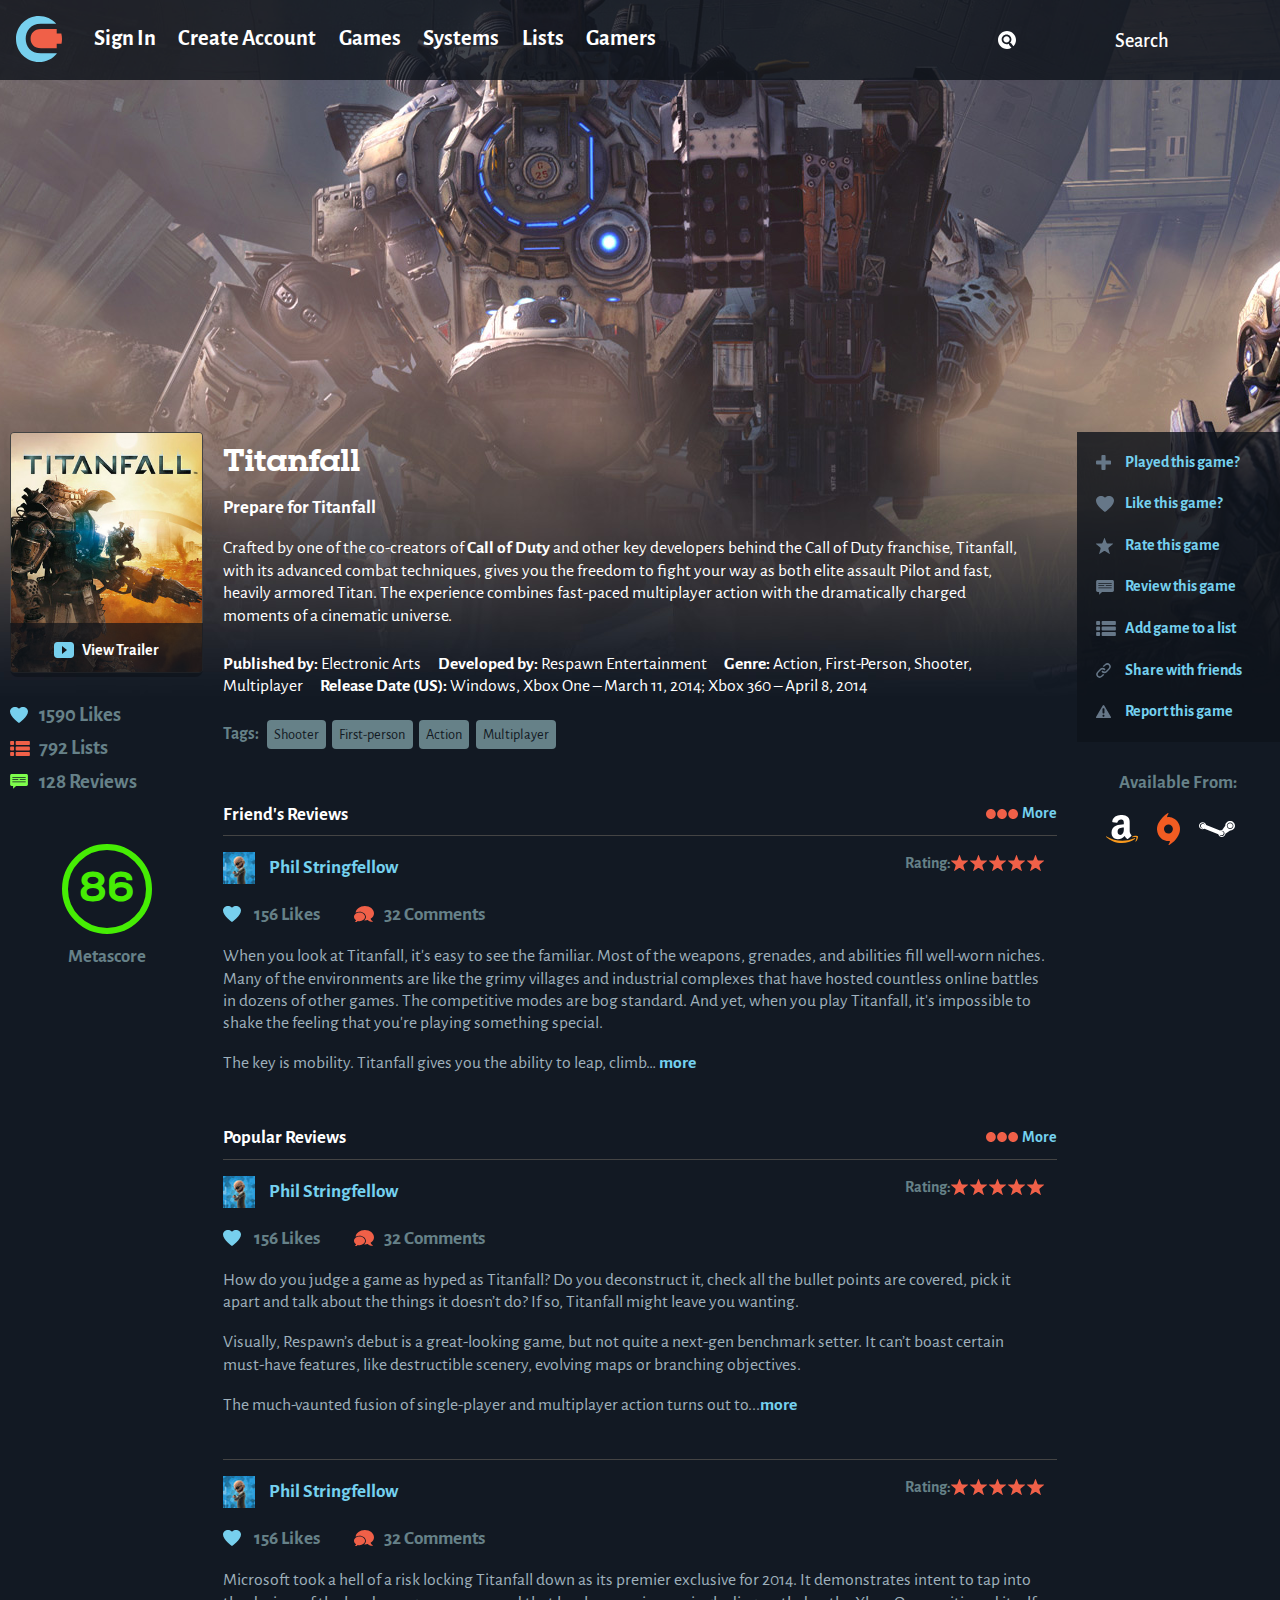
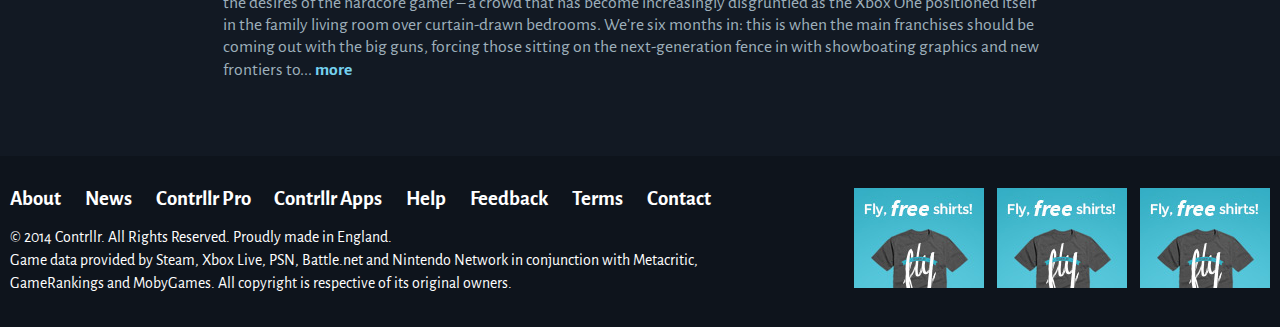
<file: game-page.html>
<!doctype html>
<html class="no-js" lang="en">
  <head>
    <meta charset="utf-8">
	<title>Contrllr - Making gaming mean more.</title>
	<meta content="text/html; charset=utf-8" http-equiv="Content-Type">
	<meta content="en-us" http-equiv="Content-Language">
	<meta name="keywords" content="Video games, Xbox, PlayStation, Nintendo, reviews, lists, ratings, collections, social, community, sharing">
	<meta name="description" content="Contrllr is a gaming community, focused on allowing users to create, share and collect game reviews and lists, and import games and achievements from XBL, PSN and Steam."/>
	<meta name="bitly-verification" content="e5ee1b019086">
    <meta name="viewport" content="width=device-width, initial-scale=1">
    
    <link rel="stylesheet" href="css/normalize.css" />
    <link rel="stylesheet" href="css/foundation.css" />
    <link rel="stylesheet" href="css/app.css" />
    <link rel="stylesheet" href="css/animate.css" />
    
	<link rel="shortcut icon" href="favicon.ico">
	<meta property="og:title" content="Contrllr">
	<meta property="og:type" content="">
	<meta property="og:url" content="http://alpha.contrllr.com/">
	<meta property="og:image" content="http://alpha.contrllr.com/img/contrllr-meta.png">
	<meta property="og:site_name" content="Contrllr">
	
	<script>
  (function(i,s,o,g,r,a,m){i['GoogleAnalyticsObject']=r;i[r]=i[r]||function(){
  (i[r].q=i[r].q||[]).push(arguments)},i[r].l=1*new Date();a=s.createElement(o),
  m=s.getElementsByTagName(o)[0];a.async=1;a.src=g;m.parentNode.insertBefore(a,m)
  })(window,document,'script','//www.google-analytics.com/analytics.js','ga');

  ga('create', 'UA-49762140-1', 'auto');
  ga('send', 'pageview');

    </script>
</head>

<body class="game-bg">
	<div class="sticky">
		<nav class="top-bar" data-topbar>
			<ul class="title-area">
				<li class="name">
					<img src="img/svg/logo.svg" alt="Contrllr" class="logo">
				</li>
				<li class="toggle-topbar menu-icon"><a href="#"><span>Menu</span></a></li>
			</ul>

			<section class="top-bar-section">
				<ul class="left">
					<li><a href="#login">Sign In</a></li>
					<li><a href="#registration" class="openModal">Create Account</a></li>
					<li><a href="#">Games</a></li>
					<li><a href="#">Systems</a></li>
					<li><a href="#">Lists</a></li>
					<li><a href="#">Gamers</a></li>
				</ul>
				<ul class="right search">
					<li class="has-form">
						<div class="row collapse">
							<div class="large-12 small-12 columns">
								<a href="#" class="search-icon"><img src="img/svg/search.svg" alt="Search"></a>
								<input type="text" class="search-field" placeholder="Search">
							</div>
						</div>
					</li>
				</ul>
			</section>
		</nav>
	</div>
	
	<aside id="registration" class="modal">
	    <div class="row">
	        <div class="large-6 columns reg-text">
	        	<h2>Registration</h2>
	        	<p>Register now to post reviews, rate games, create lists and collections and follow your friends.</p>
				<p>Once registered, you can link your gaming accounts to start importing games and achievements, set your profile image, profile background, organise your favourites, find friends and more.</p>
				<p class="terms">By registering with Contrllr, you are agreeing to the <a href="#">Terms of Service</a> and the <a href="#">Privacy Policy</a>.</p>
				<hr/>
				<p class="user-regged">Already have a Contrllr account? <a href="#">Log in here</a></p>
	        </div>
	        <div class="large-6 columns reg-details">
	        	<div class="register-twitter"><a href="#"><img src="img/svg/twitter.svg" alt="Twitter"/>Sign up with Twitter</a></div>
				<div class="register-facebook"><a href="#"><img src="img/svg/facebook-icon.svg" alt="Facebook"/>Sign up with Facebook</a></div>
				<hr/>
				<p>or</p>
				<fieldset>
					<form action="#" class="reg-form">
						<input type="text" id="public-name" placeholder="Full Name" />
						<input type="text" is="username" placeholder="Username" maxlength="16"/>
						<input type="text" id="email-address" placeholder="Email Address" />
						<input type="password" id="password" placeholder="Password" />
						<input type="checkbox" id="contrllr-email" name="cc" class="notification-radio"/>
						<label for="contrllr-email"><span></span>Email me Contrllr updates, round-ups and offers.</label>
					</form>
				</fieldset>
				<hr/>
				<div class="buttons">
					<div class="cancel-reg"><a href="#">Cancel registration</a></div>
					<div class="register"><a href="#">Sign Up</a></div>
				</div>
	        </div>
	        <a href="#close" title="Close">Close</a>
	    </div>
	</aside>
	
	<aside id="login" class="modal">
	    <div class="row">
	        <div class="large-12 columns login-details">
	        	<div class="login-twitter"><a href="#"><img src="img/svg/twitter.svg" alt="Twitter"/>Sign in with Twitter</a></div>
				<div class="login-facebook"><a href="#"><img src="img/svg/facebook-icon.svg" alt="Facebook"/>Sign in with Facebook</a></div>
				<hr/>
				<p>or</p>
				<fieldset>
					<form action="#" class="login-form">
						<input type="text" is="username" placeholder="Username" maxlength="16"/>
						<input type="password" id="password" placeholder="Password" />
						<input type="checkbox" id="contrllr-email" name="cc" class="notification-radio"/>
						<label for="contrllr-email"><span></span>Remember me</label>
					</form>
				</fieldset>
				<hr/>
				<div class="buttons">
					<div class="cancel-signin"><a href="#">Cancel sign in</a></div>
					<div class="signin"><a href="#">Sign In</a></div>
				</div>
	        </div>
	        <a href="#close" title="Close">Close</a>
	    </div>
	</aside>

	
	<section class="game-page">
		<div class="row">
		
			<div class="large-2 columns left-info">
				<div class="title-box">
					<img src="img/titles/titanfall-med.jpg" alt="Titanfall" />
					<div class="trailer-overlay">
						<div class="view-trailer"><a href="#">View Trailer</a></div>
					</div>
				</div>
				<ul class="contrllr-stats">
					<li class="total-likes">1590 Likes</li>
					<li class="total-lists">792 Lists</li>
					<li class="total-reviews">128 Reviews</li>
				</ul>
				<div class="metacritic">
					<div class="meta-score high">86</div>
					<h3 class="metacritic-title">Metascore</h3>
				</div>
			</div>
			
			<div class="large-8 columns main-info">
				<header class="game-description">
					<h1>Titanfall</h1>
					<h3>Prepare for Titanfall</h3>
					<p>Crafted by one of the co-creators of <a href="#">Call of Duty</a> and other key developers behind the Call of Duty franchise, Titanfall, with its advanced combat techniques, gives you the freedom to fight your way as both elite assault Pilot and fast, heavily armored Titan. The experience combines fast-paced multiplayer action with the dramatically charged moments of a cinematic universe.</p>
					<ul class="game-info">
						<li>Published by: <span>Electronic Arts</span></li>
						<li>Developed by: <span>Respawn Entertainment</span></li>
						<li>Genre: <span>Action, First-Person, Shooter, Multiplayer</span></li>
						<li>Release Date (US): <span>Windows, Xbox One &ndash; March 11, 2014; Xbox 360 &ndash; April 8, 2014</span></li>
					</ul>
					<ul class="game-tags">
						<li class="label">Tags:</li>
						<li>Shooter</li>
						<li>First-person</li>
						<li>Action</li>
						<li>Multiplayer</li>
					</ul>
				</header>
				
				<div class="row">
						<h3 class="section-title left">Friend's Reviews</h3>
						<div class="more right"><a href="#">More</a></div>
				</div>
				
				<div class="row single-review">
					<div class="large-12 columns">
						<a href="#" class="profile-link"><img src="img/profiles/phil-xs.jpg" alt="Phil Stringfellow" class="avatar sml"/>Phil Stringfellow</a>
						<div class="rating 5">
							<ul class="rating-stars">
								<li class="label">Rating:</li>
								<li class="on"></li>
								<li class="on"></li>
								<li class="on"></li>
								<li class="on"></li>
								<li class="on"></li>
							</ul>
						</div>
						<div class="contrllr-stats">
							<div class="review-likes liked">156 Likes</div>
							<div class="review-comments commented">32 Comments</div>
						</div>
						<article class="review-body">
							<p>When you look at Titanfall, it's easy to see the familiar. Most of the weapons, grenades, and abilities fill well-worn niches. Many of the environments are like the grimy villages and industrial complexes that have hosted countless online battles in dozens of other games. The competitive modes are bog standard. And yet, when you play Titanfall, it's impossible to shake the feeling that you're playing something special.</p>
							<p>The key is mobility. Titanfall gives you the ability to leap, climb&hellip; <a href="#">more</a></p>
						</article>
					</div>
				</div>
				
				<div class="row">
						<h3 class="section-title left">Popular Reviews</h3>
						<div class="more right"><a href="#">More</a></div>
				</div>
				
				<div class="row single-review">
					<div class="large-12 columns">
						<a href="#" class="profile-link"><img src="img/profiles/phil-xs.jpg" alt="Phil Stringfellow" class="avatar sml"/>Phil Stringfellow</a>
						<div class="rating 5">
							<ul class="rating-stars">
								<li class="label">Rating:</li>
								<li class="on"></li>
								<li class="on"></li>
								<li class="on"></li>
								<li class="on"></li>
								<li class="on"></li>
							</ul>
						</div>
						<div class="contrllr-stats">
							<div class="review-likes liked">156 Likes</div>
							<div class="review-comments commented">32 Comments</div>
						</div>
						<article class="review-body">
							<p>How do you judge a game as hyped as Titanfall? Do you deconstruct it, check all the bullet points are covered, pick it apart and talk about the things it doesn’t do? If so, Titanfall might leave you wanting.</p>
							<p>Visually, Respawn’s debut is a great-looking game, but not quite a next-gen benchmark setter. It can’t boast certain must-have features, like destructible scenery, evolving maps or branching objectives.</p>
							<p>The much-vaunted fusion of single-player and multiplayer action turns out to...<a href="#">more</a></p>
						</article>
					</div>
				</div>
				
				<div class="row single-review">
					<div class="large-12 columns">
						<a href="#" class="profile-link"><img src="img/profiles/phil-xs.jpg" alt="Phil Stringfellow" class="avatar sml"/>Phil Stringfellow</a>
						<div class="rating 5">
							<ul class="rating-stars">
								<li class="label">Rating:</li>
								<li class="on"></li>
								<li class="on"></li>
								<li class="on"></li>
								<li class="on"></li>
								<li class="on"></li>
							</ul>
						</div>
						<div class="contrllr-stats">
							<div class="review-likes liked">156 Likes</div>
							<div class="review-comments commented">32 Comments</div>
						</div>
						<article class="review-body">
							<p>Microsoft took a hell of a risk locking Titanfall down as its premier exclusive for 2014. It demonstrates intent to tap into the desires of the hardcore gamer – a crowd that has become increasingly disgruntled as the Xbox One positioned itself in the family living room over curtain-drawn bedrooms. We’re six months in: this is when the main franchises should be coming out with the big guns, forcing those sitting on the next-generation fence in with showboating graphics and new frontiers to... <a href="#">more</a></p>
						</article>
					</div>
				</div>
			</div>
			
			<div class="large-2 columns contrllr-info">
				<ul class="user-panel">
					<li class="played-game">Played this game?</li>
					<li class="like-game">Like this game?</li>
					<li class="rate-game">Rate this game</li>
					<li class="review-game">Review this game</li>
					<li class="add-to-list">Add game to a list</li>
					<li class="share-game">Share with friends</li>
					<li class="report-game">Report this game</li>
				</ul>
				<div class="purchase-options">
					<h3 class="purchase-title">Available From:</h3>
					<ul>
						<li class="amazon"><a href="#"><img src="img/svg/amazon.svg" alt="Amazon" /></a></li>
						<li class="origin"><a href="#"><img src="img/svg/origin.svg" alt="Origin" /></a></li>
						<li class="steam"><a href="#"><img src="img/svg/steam.svg" alt="Steam" /></a></li>
					</ul>
				</div>
			</div>
		</div>
	</section>
		
	<footer>
		<div class="row">
			<div class="large-7 columns">
				<nav>
					<ul>
						<li><a href="#">About</a></li>
						<li><a href="#">News</a></li>
						<li><a href="#">Contrllr Pro</a></li>
						<li><a href="#">Contrllr Apps</a></li>
						<li><a href="#">Help</a></li>
						<li><a href="#">Feedback</a></li>
						<li><a href="#">Terms</a></li>
						<li><a href="#">Contact</a></li>
					</ul>
				</nav>
				<div class="copyright">
					<p>&copy; 2014 Contrllr. All Rights Reserved. Proudly made in England.</p>
					<p>Game data provided by Steam, Xbox Live, PSN, Battle.net and Nintendo Network in conjunction with Metacritic, GameRankings and MobyGames. All copyright is respective of its original owners.</p>
				</div>
			</div>
			
			<div class="large-5 columns ads">
				<a href="#"><img src="img/ad.jpg" alt="advert" /></a>
				<a href="#"><img src="img/ad.jpg" alt="advert" /></a>
				<a href="#"><img src="img/ad.jpg" alt="advert" /></a>
			</div>
		</div>
	</footer>
				

    <script src="js/vendor/jquery.js"></script>
    <script src="js/foundation.min.js"></script>
    <script>
      $(document).foundation();
    </script>
</body>
</html>
</file>
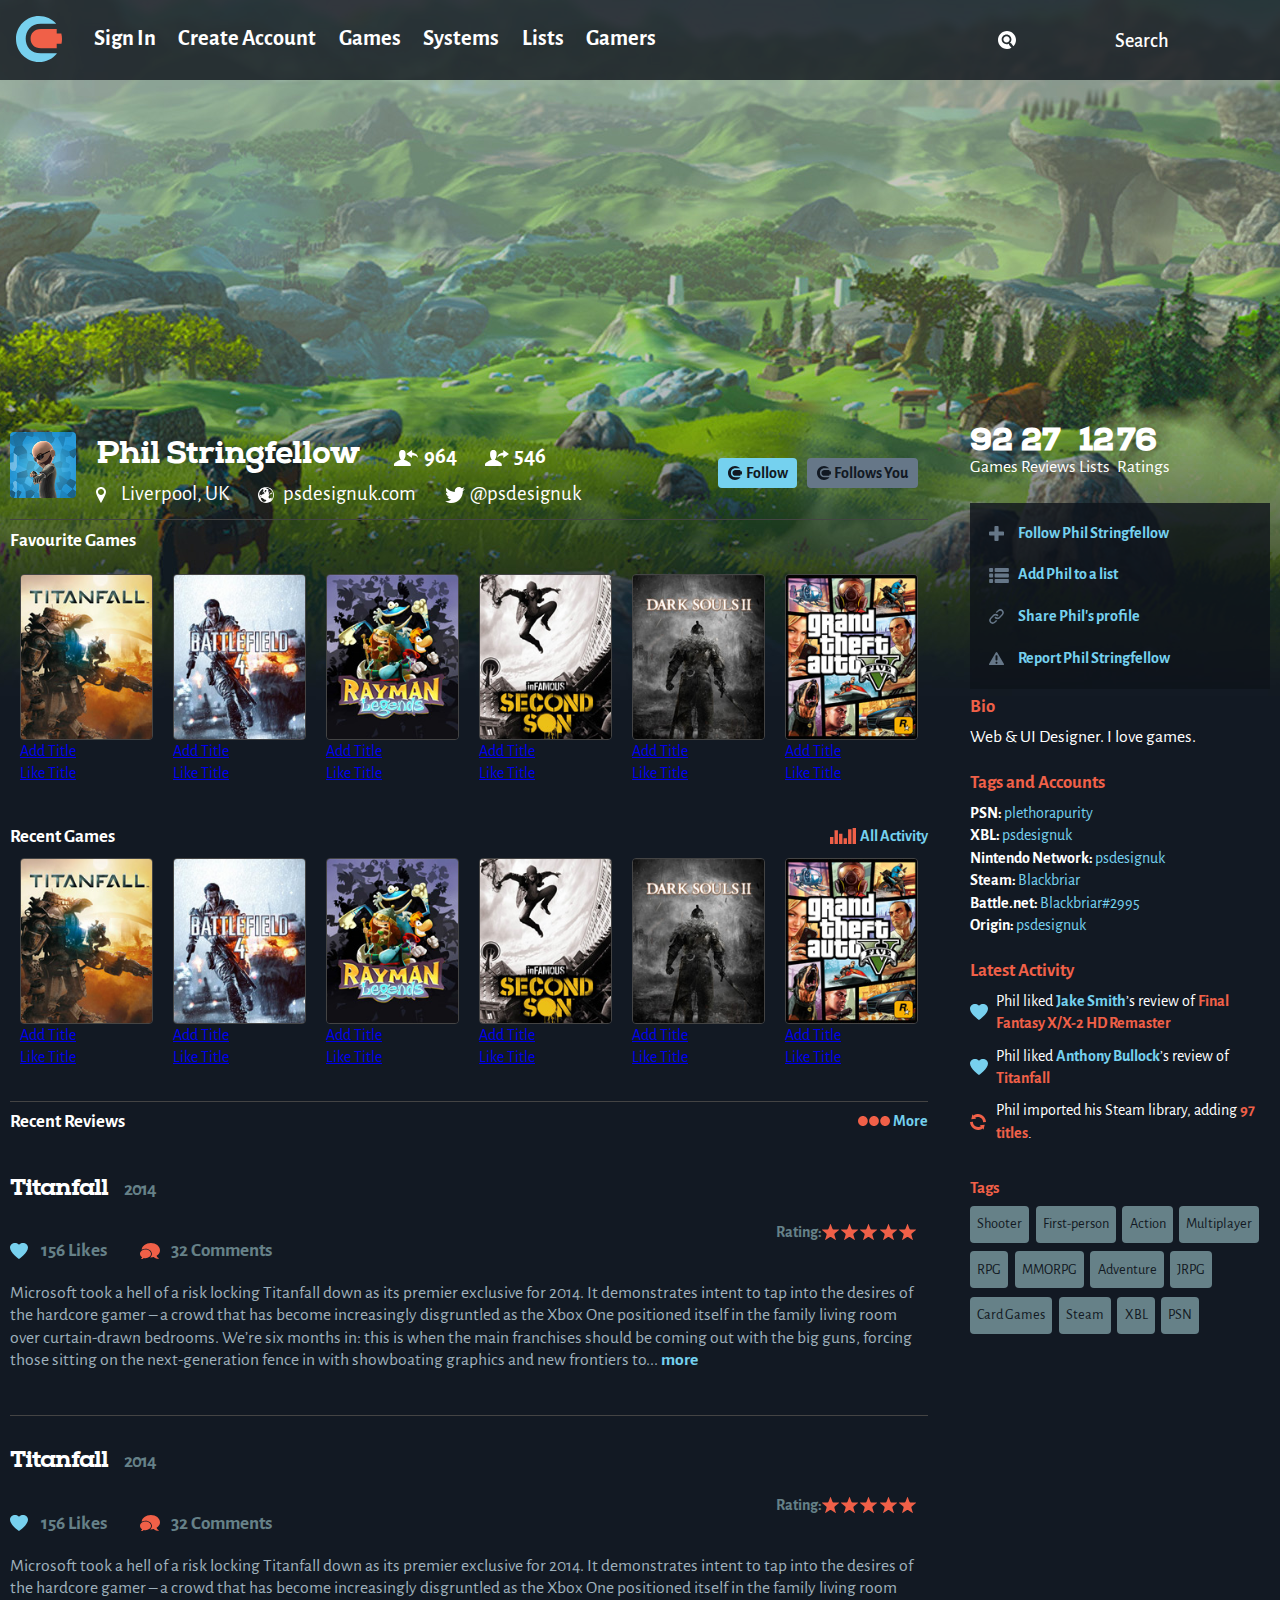
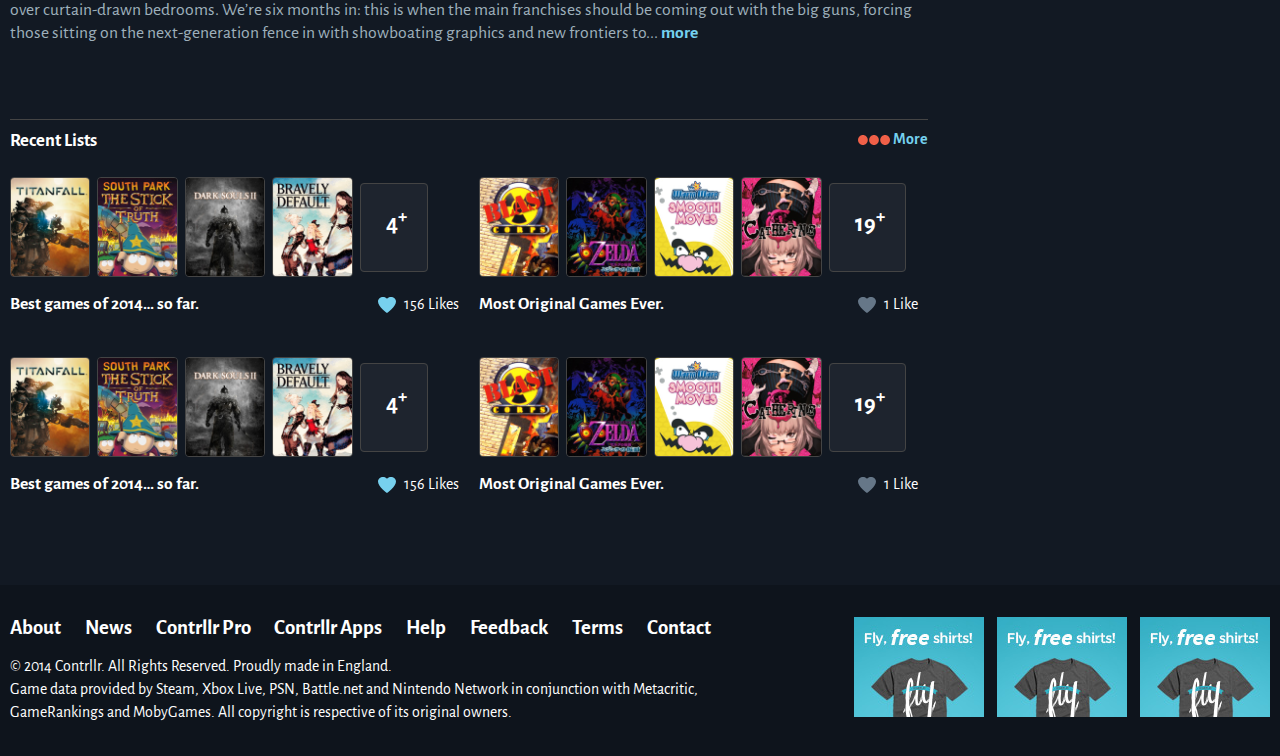
<file: profile-page.html>
<!doctype html>
<html class="no-js" lang="en">
  <head>
    <meta charset="utf-8">
	<title>Contrllr - Making gaming mean more.</title>
	<meta content="text/html; charset=utf-8" http-equiv="Content-Type">
	<meta content="en-us" http-equiv="Content-Language">
	<meta name="keywords" content="Video games, Xbox, PlayStation, Nintendo, reviews, lists, ratings, collections, social, community, sharing">
	<meta name="description" content="Contrllr is a gaming community, focused on allowing users to create, share and collect game reviews and lists, and import games and achievements from XBL, PSN and Steam."/>
	<meta name="bitly-verification" content="e5ee1b019086">
    <meta name="viewport" content="width=device-width, initial-scale=1">
    
    <link rel="stylesheet" href="css/normalize.css" />
    <link rel="stylesheet" href="css/foundation.css" />
    <link rel="stylesheet" href="css/app.css" />
    <link rel="stylesheet" href="css/animate.css" />
    
	<link rel="shortcut icon" href="favicon.ico">
	<meta property="og:title" content="Contrllr">
	<meta property="og:type" content="">
	<meta property="og:url" content="http://alpha.contrllr.com/">
	<meta property="og:image" content="http://alpha.contrllr.com/img/contrllr-meta.png">
	<meta property="og:site_name" content="Contrllr">
	
	<script>
  (function(i,s,o,g,r,a,m){i['GoogleAnalyticsObject']=r;i[r]=i[r]||function(){
  (i[r].q=i[r].q||[]).push(arguments)},i[r].l=1*new Date();a=s.createElement(o),
  m=s.getElementsByTagName(o)[0];a.async=1;a.src=g;m.parentNode.insertBefore(a,m)
  })(window,document,'script','//www.google-analytics.com/analytics.js','ga');

  ga('create', 'UA-49762140-1', 'auto');
  ga('send', 'pageview');

    </script>
</head>

<body class="profile-bg">
	<div class="sticky">
		<nav class="top-bar" data-topbar>
			<ul class="title-area">
				<li class="name">
					<img src="img/svg/logo.svg" alt="Contrllr" class="logo">
				</li>
				<li class="toggle-topbar menu-icon"><a href="#"><span>Menu</span></a></li>
			</ul>

			<section class="top-bar-section">
				<ul class="left">
					<li><a href="#login">Sign In</a></li>
					<li><a href="#registration" class="openModal">Create Account</a></li>
					<li><a href="#">Games</a></li>
					<li><a href="#">Systems</a></li>
					<li><a href="#">Lists</a></li>
					<li><a href="#">Gamers</a></li>
				</ul>
				<ul class="right search">
					<li class="has-form">
						<div class="row collapse">
							<div class="large-12 small-12 columns">
								<a href="#" class="search-icon"><img src="img/svg/search.svg" alt="Search"></a>
								<input type="text" class="search-field" placeholder="Search">
							</div>
						</div>
					</li>
				</ul>
			</section>
		</nav>
	</div>
	
	<aside id="registration" class="modal">
	    <div class="row">
	        <div class="large-6 columns reg-text">
	        	<h2>Registration</h2>
	        	<p>Register now to post reviews, rate games, create lists and collections and follow your friends.</p>
				<p>Once registered, you can link your gaming accounts to start importing games and achievements, set your profile image, profile background, organise your favourites, find friends and more.</p>
				<p class="terms">By registering with Contrllr, you are agreeing to the <a href="#">Terms of Service</a> and the <a href="#">Privacy Policy</a>.</p>
				<hr/>
				<p class="user-regged">Already have a Contrllr account? <a href="#">Log in here</a></p>
	        </div>
	        <div class="large-6 columns reg-details">
	        	<div class="register-twitter"><a href="#"><img src="img/svg/twitter.svg" alt="Twitter"/>Sign up with Twitter</a></div>
				<div class="register-facebook"><a href="#"><img src="img/svg/facebook-icon.svg" alt="Facebook"/>Sign up with Facebook</a></div>
				<hr/>
				<p>or</p>
				<fieldset>
					<form action="#" class="reg-form">
						<input type="text" id="public-name" placeholder="Full Name" />
						<input type="text" is="username" placeholder="Username" maxlength="16"/>
						<input type="text" id="email-address" placeholder="Email Address" />
						<input type="password" id="password" placeholder="Password" />
						<input type="checkbox" id="contrllr-email" name="cc" class="notification-radio"/>
						<label for="contrllr-email"><span></span>Email me Contrllr updates, round-ups and offers.</label>
					</form>
				</fieldset>
				<hr/>
				<div class="buttons">
					<div class="cancel-reg"><a href="#">Cancel registration</a></div>
					<div class="register"><a href="#">Sign Up</a></div>
				</div>
	        </div>
	        <a href="#close" title="Close">Close</a>
	    </div>
	</aside>
	
	<aside id="login" class="modal">
	    <div class="row">
	        <div class="large-12 columns login-details">
	        	<div class="login-twitter"><a href="#"><img src="img/svg/twitter.svg" alt="Twitter"/>Sign in with Twitter</a></div>
				<div class="login-facebook"><a href="#"><img src="img/svg/facebook-icon.svg" alt="Facebook"/>Sign in with Facebook</a></div>
				<hr/>
				<p>or</p>
				<fieldset>
					<form action="#" class="login-form">
						<input type="text" is="username" placeholder="Username" maxlength="16"/>
						<input type="password" id="password" placeholder="Password" />
						<input type="checkbox" id="contrllr-email" name="cc" class="notification-radio"/>
						<label for="contrllr-email"><span></span>Remember me</label>
					</form>
				</fieldset>
				<hr/>
				<div class="buttons">
					<div class="cancel-signin"><a href="#">Cancel sign in</a></div>
					<div class="signin"><a href="#">Sign In</a></div>
				</div>
	        </div>
	        <a href="#close" title="Close">Close</a>
	    </div>
	</aside>
	
	<section class="profile-page">
		<div class="row">
	
			<div class="large-9 columns user-profile">
				<header class="row">
					<div class="large-1 columns avatar"><img src="img/profiles/phil-med.jpg" alt="Phil Stringfellow" /></div>
					<div class="large-8 columns left">
							<h1 class="profile-title">Phil Stringfellow</h1>
							<ul class="follow-count">
								<li class="followers"><a href="#">964</a></li>
								<li class="following"><a href="#">546</a></li>
							</ul>
							<ul class="profile-info">
								<li class="location"><a href="#">Liverpool, UK</a></li>
								<li class="website"><a href="#">psdesignuk.com</a></li>
								<li class="twitter-handle"><a href="#">@psdesignuk</a></ul>
							</ul>
					</div>
					<div class="large-3 columns profile-buttons">
						<div class="follows-you right"><a href="#">Follows You</a></div>
						<div class="follow-button right"><a href="#">Follow</a></div>
					</div>
				</header>
				
				<section class="fav-games">
					<div class="row">
							<h3 class="section-title left">Favourite Games</h3>
					</div>
					
					<div class="row games-list-faves-profile">
						<div class="large-2 medium-2 columns">
							<a href="#">
								<div class="title-box">
									<img src="img/titles/titanfall-sml.jpg" alt="Titanfall" />
									<div class="overlay">
										<div class="add-title"><a href="#">Add Title</a></div>
										<div class="like-title"><a href="#">Like Title</a></div>
									</div>
								</div>
							</a>
						</div>
						<div class="large-2 medium-2 columns">
							<a href="#">
								<div class="title-box">
									<img src="img/titles/bf4-sml.jpg" alt="Battlefield 4" />
									<div class="overlay">
										<div class="add-title"><a href="#">Add Title</a></div>
										<div class="like-title"><a href="#">Like Title</a></div>
									</div>
								</div>
							</a>
						</div>
						<div class="large-2 medium-2 columns">
							<a href="#">
								<div class="title-box">
									<img src="img/titles/raymanlegends-sml.jpg" alt="Rayman Legends" />
									<div class="overlay">
										<div class="add-title"><a href="#">Add Title</a></div>
										<div class="like-title"><a href="#">Like Title</a></div>
									</div>
								</div>
							</a>
						</div>
						<div class="large-2 medium-2 columns">
							<a href="#">
								<div class="title-box">
									<img src="img/titles/secondson-sml.jpg" alt="inFAMOUS: Second Son" />
									<div class="overlay">
										<div class="add-title"><a href="#">Add Title</a></div>
										<div class="like-title"><a href="#">Like Title</a></div>
									</div>
								</div>
							</a>
						</div>
						<div class="large-2 medium-2 columns">
							<a href="#">
								<div class="title-box">
									<img src="img/titles/darksouls2-sml.jpg" alt="Dark Souls II" />
									<div class="overlay">
										<div class="add-title"><a href="#">Add Title</a></div>
										<div class="like-title"><a href="#">Like Title</a></div>
									</div>
								</div>
							</a>
						</div>
						<div class="large-2 medium-2 columns">
							<a href="#">
								<div class="title-box">
									<img src="img/titles/gtav-sml.jpg" alt="Grand Theft Auto V" />
									<div class="overlay">
										<div class="add-title"><a href="#">Add Title</a></div>
										<div class="like-title"><a href="#">Like Title</a></div>
									</div>
								</div>
							</a>
						</div>
					</div>
				</section>
				
				<section class="recent-games">
					<div class="row">
							<h3 class="section-title left">Recent Games</h3>
							<div class="activity right"><a href="#">All Activity</a></div>
					</div>
					
					<div class="row games-list-recent-profile">
						<div class="large-2 medium-2 columns">
							<a href="#">
								<div class="title-box">
									<img src="img/titles/titanfall-sml.jpg" alt="Titanfall" />
									<div class="overlay">
										<div class="add-title"><a href="#">Add Title</a></div>
										<div class="like-title"><a href="#">Like Title</a></div>
									</div>
								</div>
							</a>
						</div>
						<div class="large-2 medium-2 columns">
							<a href="#">
								<div class="title-box">
									<img src="img/titles/bf4-sml.jpg" alt="Battlefield 4" />
									<div class="overlay">
										<div class="add-title"><a href="#">Add Title</a></div>
										<div class="like-title"><a href="#">Like Title</a></div>
									</div>
								</div>
							</a>
						</div>
						<div class="large-2 medium-2 columns">
							<a href="#">
								<div class="title-box">
									<img src="img/titles/raymanlegends-sml.jpg" alt="Rayman Legends" />
									<div class="overlay">
										<div class="add-title"><a href="#">Add Title</a></div>
										<div class="like-title"><a href="#">Like Title</a></div>
									</div>
								</div>
							</a>
						</div>
						<div class="large-2 medium-2 columns">
							<a href="#">
								<div class="title-box">
									<img src="img/titles/secondson-sml.jpg" alt="inFAMOUS: Second Son" />
									<div class="overlay">
										<div class="add-title"><a href="#">Add Title</a></div>
										<div class="like-title"><a href="#">Like Title</a></div>
									</div>
								</div>
							</a>
						</div>
						<div class="large-2 medium-2 columns">
							<a href="#">
								<div class="title-box">
									<img src="img/titles/darksouls2-sml.jpg" alt="Dark Souls II" />
									<div class="overlay">
										<div class="add-title"><a href="#">Add Title</a></div>
										<div class="like-title"><a href="#">Like Title</a></div>
									</div>
								</div>
							</a>
						</div>
						<div class="large-2 medium-2 columns">
							<a href="#">
								<div class="title-box">
									<img src="img/titles/gtav-sml.jpg" alt="Grand Theft Auto V" />
									<div class="overlay">
										<div class="add-title"><a href="#">Add Title</a></div>
										<div class="like-title"><a href="#">Like Title</a></div>
									</div>
								</div>
							</a>
						</div>
					</div>
				</section>
				
				<section class="recent-reviews">
				
					<div class="row">
							<h3 class="section-title left">Recent Reviews</h3>
							<div class="more right"><a href="#">More</a></div>
					</div>

					<div class="row single-review">
						<div class="large-12 columns">
							<h2 class="review-title">Titanfall <span>2014</span></h2>
							<div class="rating 5">
								<ul class="rating-stars">
									<li class="label">Rating:</li>
									<li class="on"></li>
									<li class="on"></li>
									<li class="on"></li>
									<li class="on"></li>
									<li class="on"></li>
								</ul>
							</div>
							<div class="contrllr-stats">
								<div class="review-likes liked">156 Likes</div>
								<div class="review-comments commented">32 Comments</div>
							</div>
							<article class="review-body">
								<p>Microsoft took a hell of a risk locking Titanfall down as its premier exclusive for 2014. It demonstrates intent to tap into the desires of the hardcore gamer – a crowd that has become increasingly disgruntled as the Xbox One positioned itself in the family living room over curtain-drawn bedrooms. We’re six months in: this is when the main franchises should be coming out with the big guns, forcing those sitting on the next-generation fence in with showboating graphics and new frontiers to... <a href="#">more</a></p>
							</article>
						</div>
					</div>
					
					<div class="row single-review">
						<div class="large-12 columns">
							<h2 class="review-title">Titanfall <span>2014</span></h2>
							<div class="rating 5">
								<ul class="rating-stars">
									<li class="label">Rating:</li>
									<li class="on"></li>
									<li class="on"></li>
									<li class="on"></li>
									<li class="on"></li>
									<li class="on"></li>
								</ul>
							</div>
							<div class="contrllr-stats">
								<div class="review-likes liked">156 Likes</div>
								<div class="review-comments commented">32 Comments</div>
							</div>
							<article class="review-body">
								<p>Microsoft took a hell of a risk locking Titanfall down as its premier exclusive for 2014. It demonstrates intent to tap into the desires of the hardcore gamer – a crowd that has become increasingly disgruntled as the Xbox One positioned itself in the family living room over curtain-drawn bedrooms. We’re six months in: this is when the main franchises should be coming out with the big guns, forcing those sitting on the next-generation fence in with showboating graphics and new frontiers to... <a href="#">more</a></p>
							</article>
						</div>
					</div>
				</section>
				
				<section class="profile-lists">
					<div class="row friends">
							<h3 class="section-title left">Recent Lists</h3>
							<div class="more right"><a href="#">More</a></div>
					</div>
					
					<div class="row">
						<div class="large-6 columns single-list">
							<ul>
								<li class="list-entry"><a href="#"><img src="img/titles/titanfall-sml.jpg" alt="Titanfall" /></a></li>
								<li class="list-entry"><a href="#"><img src="img/titles/southpark-sml.jpg" alt="South Park: The Stick of Truth" /></a></li>
								<li class="list-entry"><a href="#"><img src="img/titles/darksouls2-sml.jpg" alt="Dark Souls II" /></a></li>
								<li class="list-entry"><a href="#"><img src="img/titles/bravelydefault-sml.jpg" alt="Bravely Default" /></a></li>
								<li class="list-more"><a href="#">4<span>+</span></a></li>
							</ul>
							<h5 class="list-title">Best games of 2014&hellip; so far.</h5>
							<div class="list-likes liked">156 Likes</div>
						</div>
						<div class="large-6 columns single-list">
							<ul>
								<li class="list-entry"><a href="#"><img src="img/titles/blastcorps-sml.jpg" alt="Blast Corps" /></a></li>
								<li class="list-entry"><a href="#"><img src="img/titles/zeldamm-sml.jpg" alt="Legend of Zelda: Majora's Mask" /></a></li>
								<li class="list-entry"><a href="#"><img src="img/titles/wariowaresm-sml.jpg" alt="Wario Ware: Smooth Moves" /></a></li>
								<li class="list-entry"><a href="#"><img src="img/titles/catherine-sml.jpg" alt="Catherine" /></a></li>
								<li class="list-more"><a href="#">19<span>+</span></a></li>
							</ul>
							<h5 class="list-title">Most Original Games Ever.</h5>
							<div class="list-likes">1 Like</div>
						</div>
					</div>
					
					<div class="row">
						<div class="large-6 columns single-list">
							<ul>
								<li class="list-entry"><a href="#"><img src="img/titles/titanfall-sml.jpg" alt="Titanfall" /></a></li>
								<li class="list-entry"><a href="#"><img src="img/titles/southpark-sml.jpg" alt="South Park: The Stick of Truth" /></a></li>
								<li class="list-entry"><a href="#"><img src="img/titles/darksouls2-sml.jpg" alt="Dark Souls II" /></a></li>
								<li class="list-entry"><a href="#"><img src="img/titles/bravelydefault-sml.jpg" alt="Bravely Default" /></a></li>
								<li class="list-more"><a href="#">4<span>+</span></a></li>
							</ul>
							<h5 class="list-title">Best games of 2014&hellip; so far.</h5>
							<div class="list-likes liked">156 Likes</div>
						</div>
						<div class="large-6 columns single-list">
							<ul>
								<li class="list-entry"><a href="#"><img src="img/titles/blastcorps-sml.jpg" alt="Blast Corps" /></a></li>
								<li class="list-entry"><a href="#"><img src="img/titles/zeldamm-sml.jpg" alt="Legend of Zelda: Majora's Mask" /></a></li>
								<li class="list-entry"><a href="#"><img src="img/titles/wariowaresm-sml.jpg" alt="Wario Ware: Smooth Moves" /></a></li>
								<li class="list-entry"><a href="#"><img src="img/titles/catherine-sml.jpg" alt="Catherine" /></a></li>
								<li class="list-more"><a href="#">19<span>+</span></a></li>
							</ul>
							<h5 class="list-title">Most Original Games Ever.</h5>
							<div class="list-likes">1 Like</div>
						</div>
					</div>
				</section>
				
			</div>
	
			<div class="large-3 columns user-info">
					<ul class="profile-counters">
						<li><a href="#">92 <span>Games</span></a></li>
						<li><a href="#">27 <span>Reviews</span></a></li>
						<li><a href="#">12 <span>Lists</span></a></li>
						<li><a href="#">76 <span>Ratings</span></a></li>
					</ul>
						<ul class="profile-panel">
						<li class="add-user">Follow Phil Stringfellow</li>
						<li class="add-to-list">Add Phil to a list</li>
						<li class="share-user">Share Phil's profile</li>
						<li class="report-user">Report Phil Stringfellow</li>
					</ul>
					<div class="bio widget">
						<h3>Bio</h3>
						<p>Web &amp; UI Designer. I love games.</p>
					</div>
					<div class="user-accounts widget">
						<h3>Tags and Accounts</h3>
						<ul>
							<li>PSN: <a href="#">plethorapurity</a></li>
							<li>XBL: <a href="#">psdesignuk</a></li>
							<li>Nintendo Network: <a href="#">psdesignuk</a></li>
							<li>Steam: <a href="#">Blackbriar</a></li>
							<li>Battle.net: <a href="#">Blackbriar#2995</a></li>
							<li>Origin: <a href="#">psdesignuk</a></li>
						</ul>
					</div>
					<div class="latest-activity widget">
						<h3>Latest Activity</h3>
						<ul>
							<li class="like">Phil liked <a href="#" class="widget-user-link">Jake Smith</a>’s review of <a href="#" class="widget-title-link">Final Fantasy X/X-2 HD Remaster</a></li>
							<li class="like">Phil liked <a href="#" class="widget-user-link">Anthony Bullock</a>’s review of <a href="#" class="widget-title-link">Titanfall</a></li>
							<li class="sync">Phil imported his Steam library, adding <a href="#" class="widget-title-link">97 titles</a>.</li>
						</ul>
					</div>
					<div class="user-tags widget">
						<h3>Tags</h3>
						<ul>
							<li>Shooter</li>
							<li>First-person</li>
							<li>Action</li>
							<li>Multiplayer</li>
							<li>RPG</li>
							<li>MMORPG</li>
							<li>Adventure</li>
							<li>JRPG</li>
							<li>Card Games</li>
							<li>Steam</li>
							<li>XBL</li>
							<li>PSN</li>
						</ul>
					</div>
			</div>
	
	
		</div>
	</section>
	
		<footer>
		<div class="row">
			<div class="large-7 columns">
				<nav>
					<ul>
						<li><a href="#">About</a></li>
						<li><a href="#">News</a></li>
						<li><a href="#">Contrllr Pro</a></li>
						<li><a href="#">Contrllr Apps</a></li>
						<li><a href="#">Help</a></li>
						<li><a href="#">Feedback</a></li>
						<li><a href="#">Terms</a></li>
						<li><a href="#">Contact</a></li>
					</ul>
				</nav>
				<div class="copyright">
					<p>&copy; 2014 Contrllr. All Rights Reserved. Proudly made in England.</p>
					<p>Game data provided by Steam, Xbox Live, PSN, Battle.net and Nintendo Network in conjunction with Metacritic, GameRankings and MobyGames. All copyright is respective of its original owners.</p>
				</div>
			</div>
			
			<div class="large-5 columns ads">
				<a href="#"><img src="img/ad.jpg" alt="advert" /></a>
				<a href="#"><img src="img/ad.jpg" alt="advert" /></a>
				<a href="#"><img src="img/ad.jpg" alt="advert" /></a>
			</div>
		</div>
	</footer>
				

    <script src="js/vendor/jquery.js"></script>
    <script src="js/foundation.min.js"></script>
    <script>
      $(document).foundation();
    </script>
</body>
</html>
</file>
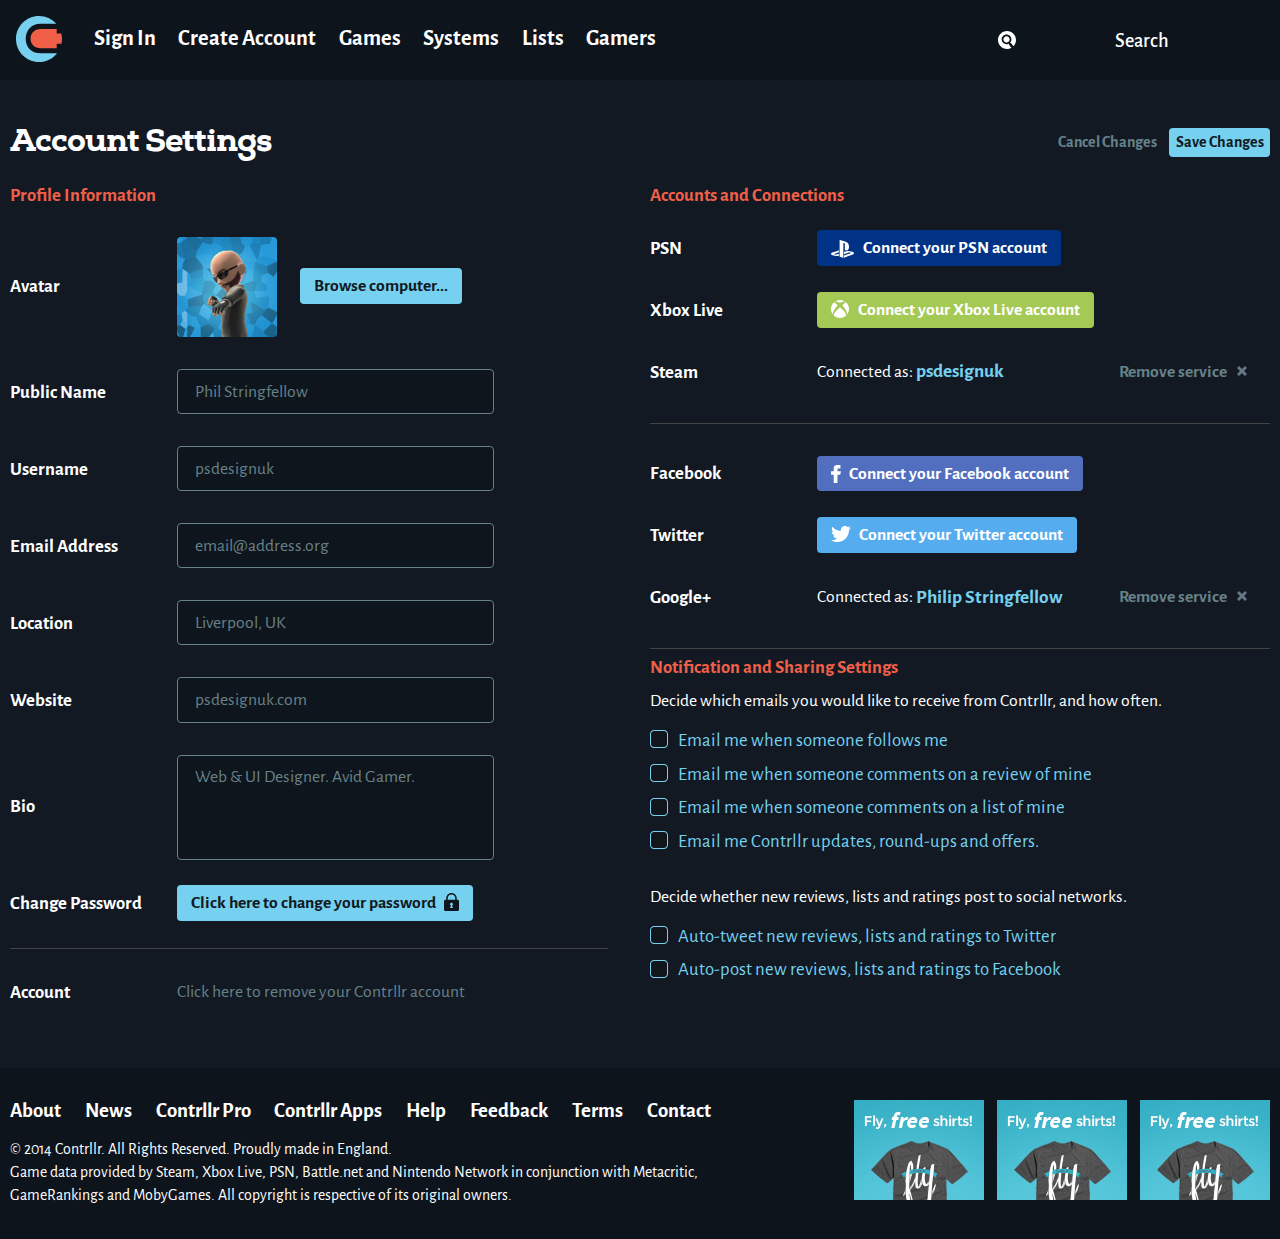
<file: profile-settings.html>
<!doctype html>
<html class="no-js" lang="en">
  <head>
    <meta charset="utf-8">
	<title>Contrllr - Making gaming mean more.</title>
	<meta content="text/html; charset=utf-8" http-equiv="Content-Type">
	<meta content="en-us" http-equiv="Content-Language">
	<meta name="keywords" content="Video games, Xbox, PlayStation, Nintendo, reviews, lists, ratings, collections, social, community, sharing">
	<meta name="description" content="Contrllr is a gaming community, focused on allowing users to create, share and collect game reviews and lists, and import games and achievements from XBL, PSN and Steam."/>
	<meta name="bitly-verification" content="e5ee1b019086">
    <meta name="viewport" content="width=device-width, initial-scale=1">
    
    <link rel="stylesheet" href="css/normalize.css" />
    <link rel="stylesheet" href="css/foundation.css" />
    <link rel="stylesheet" href="css/app.css" />
    <link rel="stylesheet" href="css/animate.css" />
    
	<link rel="shortcut icon" href="favicon.ico">
	<meta property="og:title" content="Contrllr">
	<meta property="og:type" content="">
	<meta property="og:url" content="http://alpha.contrllr.com/">
	<meta property="og:image" content="http://alpha.contrllr.com/img/contrllr-meta.png">
	<meta property="og:site_name" content="Contrllr">
	
	<script>
  (function(i,s,o,g,r,a,m){i['GoogleAnalyticsObject']=r;i[r]=i[r]||function(){
  (i[r].q=i[r].q||[]).push(arguments)},i[r].l=1*new Date();a=s.createElement(o),
  m=s.getElementsByTagName(o)[0];a.async=1;a.src=g;m.parentNode.insertBefore(a,m)
  })(window,document,'script','//www.google-analytics.com/analytics.js','ga');

  ga('create', 'UA-49762140-1', 'auto');
  ga('send', 'pageview');

    </script>
</head>

<body>
	<div class="sticky">
		<nav class="top-bar" data-topbar>
			<ul class="title-area">
				<li class="name">
					<img src="img/svg/logo.svg" alt="Contrllr" class="logo">
				</li>
				<li class="toggle-topbar menu-icon"><a href="#"><span>Menu</span></a></li>
			</ul>

			<section class="top-bar-section">
				<ul class="left">
					<li><a href="#login">Sign In</a></li>
					<li><a href="#registration" class="openModal">Create Account</a></li>
					<li><a href="#">Games</a></li>
					<li><a href="#">Systems</a></li>
					<li><a href="#">Lists</a></li>
					<li><a href="#">Gamers</a></li>
				</ul>
				<ul class="right search">
					<li class="has-form">
						<div class="row collapse">
							<div class="large-12 small-12 columns">
								<a href="#" class="search-icon"><img src="img/svg/search.svg" alt="Search"></a>
								<input type="text" class="search-field" placeholder="Search">
							</div>
						</div>
					</li>
				</ul>
			</section>
		</nav>
	</div>
	
	<aside id="registration" class="modal">
	    <div class="row">
	        <div class="large-6 columns reg-text">
	        	<h2>Registration</h2>
	        	<p>Register now to post reviews, rate games, create lists and collections and follow your friends.</p>
				<p>Once registered, you can link your gaming accounts to start importing games and achievements, set your profile image, profile background, organise your favourites, find friends and more.</p>
				<p class="terms">By registering with Contrllr, you are agreeing to the <a href="#">Terms of Service</a> and the <a href="#">Privacy Policy</a>.</p>
				<hr/>
				<p class="user-regged">Already have a Contrllr account? <a href="#">Log in here</a></p>
	        </div>
	        <div class="large-6 columns reg-details">
	        	<div class="register-twitter"><a href="#"><img src="img/svg/twitter.svg" alt="Twitter"/>Sign up with Twitter</a></div>
				<div class="register-facebook"><a href="#"><img src="img/svg/facebook-icon.svg" alt="Facebook"/>Sign up with Facebook</a></div>
				<hr/>
				<p>or</p>
				<fieldset>
					<form action="#" class="reg-form">
						<input type="text" id="public-name" placeholder="Full Name" />
						<input type="text" is="username" placeholder="Username" maxlength="16"/>
						<input type="text" id="email-address" placeholder="Email Address" />
						<input type="password" id="password" placeholder="Password" />
						<input type="checkbox" id="contrllr-email" name="cc" class="notification-radio"/>
						<label for="contrllr-email"><span></span>Email me Contrllr updates, round-ups and offers.</label>
					</form>
				</fieldset>
				<hr/>
				<div class="buttons">
					<div class="cancel-reg"><a href="#">Cancel registration</a></div>
					<div class="register"><a href="#">Sign Up</a></div>
				</div>
	        </div>
	        <a href="#close" title="Close">Close</a>
	    </div>
	</aside>
	
	<aside id="login" class="modal">
	    <div class="row">
	        <div class="large-12 columns login-details">
	        	<div class="login-twitter"><a href="#"><img src="img/svg/twitter.svg" alt="Twitter"/>Sign in with Twitter</a></div>
				<div class="login-facebook"><a href="#"><img src="img/svg/facebook-icon.svg" alt="Facebook"/>Sign in with Facebook</a></div>
				<hr/>
				<p>or</p>
				<fieldset>
					<form action="#" class="login-form">
						<input type="text" is="username" placeholder="Username" maxlength="16"/>
						<input type="password" id="password" placeholder="Password" />
						<input type="checkbox" id="contrllr-email" name="cc" class="notification-radio"/>
						<label for="contrllr-email"><span></span>Remember me</label>
					</form>
				</fieldset>
				<hr/>
				<div class="buttons">
					<div class="cancel-signin"><a href="#">Cancel sign in</a></div>
					<div class="signin"><a href="#">Sign In</a></div>
				</div>
	        </div>
	        <a href="#close" title="Close">Close</a>
	    </div>
	</aside>

	
	<section class="interior">
		<div class="row">
			<div class="large-12 columns">
				<h1 class="left">Account Settings</h1>
				<div class="options right">
					<div class="cancel-changes"><a href="#">Cancel Changes</a></div>
					<div class="save-changes"><a href="#">Save Changes</a></div>
				</div>
			</div>
		</div>
		<div class="row">
			<div class="large-6 columns personal-settings">
				<h3>Profile Information</h3>
				<div class="set-avatar">
					<label>Avatar</label>
					<img src="img/profiles/phil-med.jpg" alt="Avatar" class="current-avatar"/>
					<div class="upload-avatar">
						<a href="#">Browse computer...</a>
						<input type="file" class="upload" placeholder="Browse computer..."/>
					</div>
				</div>
				<div class="public-name">
					<label>Public Name</label>
					<input type="text" id="public-name" placeholder="Phil Stringfellow" />
				</div>
				<div class="username">
					<label>Username</label>
					<input type="text" is="username" placeholder="psdesignuk" maxlength="16"/>
				</div>
				<div class="email-address">
					<label>Email Address</label>
					<input type="text" id="email-address" placeholder="email@address.org" />
				</div>
				<div class="user-location">
					<label>Location</label>
					<input type="text" id="user-location" placeholder="Liverpool, UK" />
				</div>
				<div class="user-website">
					<label>Website</label>
					<input type="text" id="user-website" placeholder="psdesignuk.com" />
				</div>
				<div class="user-bio">
					<label>Bio</label>
					<textarea id="user-bio" placeholder="Web & UI Designer. Avid Gamer." maxlength="160"/></textarea>
				</div>
				<div class="change-password">
					<label>Change Password</label>
					<a href="#">Click here to change your password <img src="img/svg/lock.svg" alt="Change Password"/></a>
				</div>
				<div class="remove-account">
					<label>Account</label>
					<a href="#">Click here to remove your Contrllr account</a>
					<div class="lock"></div>
				</div>
			</div>
			<div class="large-6 columns social-settings">
				<h3>Accounts and Connections</h3>
				<div class="platform-connect">
					<div class="psn-connect">
						<label>PSN</label>
						<a href="#"><img src="img/svg/ps-icon.svg" alt="Playstation"/>Connect your PSN account</a>
					</div>
					<div class="xbox-connect">
						<label>Xbox Live</label>
						<a href="#"><img src="img/svg/xbox-icon.svg" alt="Playstation"/>Connect your Xbox Live account</a>
					</div>
					<div class="steam-connect">
						<label>Steam</label>
						<div class="connected">
							Connected as: <a href="#">psdesignuk</a>
							<!-- <a href="#" class="resync">Resync Steam account and achievements</a> -->
							<div class="remove-service"><a href="#">Remove service<img src="img/svg/remove.svg" alt="Remove Account" /></a></div>
						</div>
					</div>
				</div>
				<div class="social-connect">
					<div class="facebook-connect">
						<label>Facebook</label>
						<a href="#"><img src="img/svg/facebook-icon.svg" alt="Facebook"/>Connect your Facebook account</a>
					</div>
					<div class="twitter-connect">
						<label>Twitter</label>
						<a href="#"><img src="img/svg/twitter.svg" alt="Twitter"/>Connect your Twitter account</a>
					</div>
					<div class="gplus-connect">
						<label>Google+</label>
						<div class="connected">
							Connected as: <a href="#">Philip Stringfellow</a>
							<div class="remove-service"><a href="#">Remove service<img src="img/svg/remove.svg" alt="Remove Account" /></a></div>
						</div>
					</div>
				</div>
				<div class="notification-options">
					<h3>Notification and Sharing Settings</h3>
					<p>Decide which emails you would like to receive from Contrllr, and how often.</p>
					<input type="checkbox" id="follow-email" name="cc" class="notification-radio"/>
					<label for="follow-email"><span></span>Email me when someone follows me</label>
					<input type="checkbox" id="review-comments-email" name="cc" class="notification-radio"/>
					<label for="review-comments-email"><span></span>Email me when someone comments on a review of mine</label>
					<input type="checkbox" id="list-comments-email" name="cc" class="notification-radio"/>
					<label for="list-comments-email"><span></span>Email me when someone comments on a list of mine</label>
					<input type="checkbox" id="contrllr-email" name="cc" class="notification-radio"/>
					<label for="contrllr-email"><span></span>Email me Contrllr updates, round-ups and offers.</label>
					<p>Decide whether new reviews, lists and ratings post to social networks.</p>
					<input type="checkbox" id="post-to-twitter" name="cc" class="notification-radio"/>
					<label for="post-to-twitter"><span></span>Auto-tweet new reviews, lists and ratings to Twitter</label>
					<input type="checkbox" id="post-to-facebook" name="cc" class="notification-radio"/>
					<label for="post-to-facebook"><span></span>Auto-post new reviews, lists and ratings to Facebook</label>
				</div>
			</div>
		</div>
	</section>
	
	<footer>
		<div class="row">
			<div class="large-7 columns">
				<nav>
					<ul>
						<li><a href="#">About</a></li>
						<li><a href="#">News</a></li>
						<li><a href="#">Contrllr Pro</a></li>
						<li><a href="#">Contrllr Apps</a></li>
						<li><a href="#">Help</a></li>
						<li><a href="#">Feedback</a></li>
						<li><a href="#">Terms</a></li>
						<li><a href="#">Contact</a></li>
					</ul>
				</nav>
				<div class="copyright">
					<p>&copy; 2014 Contrllr. All Rights Reserved. Proudly made in England.</p>
					<p>Game data provided by Steam, Xbox Live, PSN, Battle.net and Nintendo Network in conjunction with Metacritic, GameRankings and MobyGames. All copyright is respective of its original owners.</p>
				</div>
			</div>
			
			<div class="large-5 columns ads">
				<a href="#"><img src="img/ad.jpg" alt="advert" /></a>
				<a href="#"><img src="img/ad.jpg" alt="advert" /></a>
				<a href="#"><img src="img/ad.jpg" alt="advert" /></a>
			</div>
		</div>
	</footer>
				

    <script src="js/vendor/jquery.js"></script>
    <script src="js/foundation.min.js"></script>
    <script>
      $(document).foundation();
    </script>
</body>
</html>
</file>
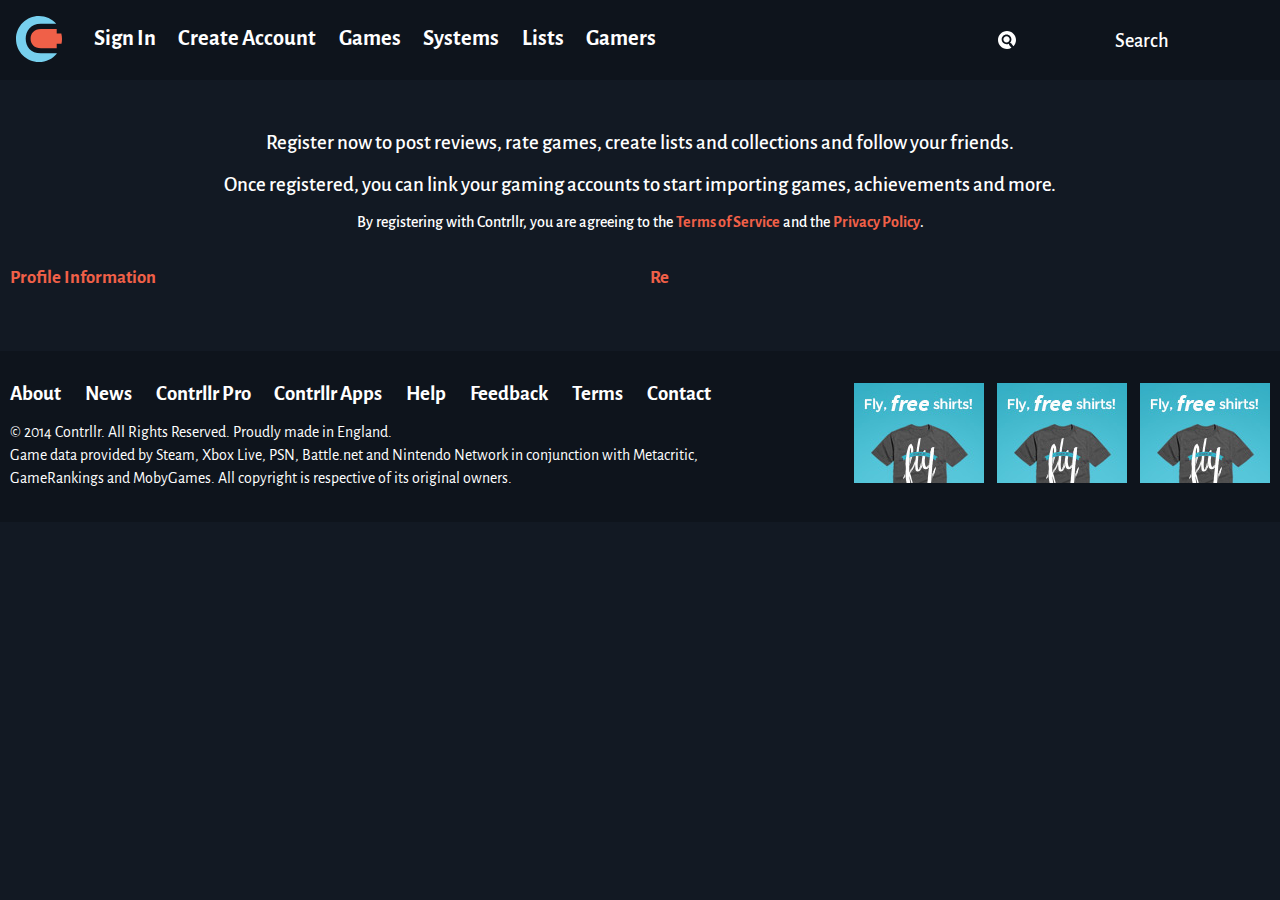
<file: registration.html>
<!doctype html>
<html class="no-js" lang="en">
  <head>
    <meta charset="utf-8">
	<title>Contrllr - Making gaming mean more.</title>
	<meta content="text/html; charset=utf-8" http-equiv="Content-Type">
	<meta content="en-us" http-equiv="Content-Language">
	<meta name="keywords" content="Video games, Xbox, PlayStation, Nintendo, reviews, lists, ratings, collections, social, community, sharing">
	<meta name="description" content="Contrllr is a gaming community, focused on allowing users to create, share and collect game reviews and lists, and import games and achievements from XBL, PSN and Steam."/>
	<meta name="bitly-verification" content="e5ee1b019086">
    <meta name="viewport" content="width=device-width, initial-scale=1">
    
    <link rel="stylesheet" href="css/normalize.css" />
    <link rel="stylesheet" href="css/foundation.css" />
    <link rel="stylesheet" href="css/app.css" />
    <link rel="stylesheet" href="css/animate.css" />
    
	<link rel="shortcut icon" href="favicon.ico">
	<meta property="og:title" content="Contrllr">
	<meta property="og:type" content="">
	<meta property="og:url" content="http://alpha.contrllr.com/">
	<meta property="og:image" content="http://alpha.contrllr.com/img/contrllr-meta.png">
	<meta property="og:site_name" content="Contrllr">
	
	<script>
  (function(i,s,o,g,r,a,m){i['GoogleAnalyticsObject']=r;i[r]=i[r]||function(){
  (i[r].q=i[r].q||[]).push(arguments)},i[r].l=1*new Date();a=s.createElement(o),
  m=s.getElementsByTagName(o)[0];a.async=1;a.src=g;m.parentNode.insertBefore(a,m)
  })(window,document,'script','//www.google-analytics.com/analytics.js','ga');

  ga('create', 'UA-49762140-1', 'auto');
  ga('send', 'pageview');

    </script>
</head>

<body>
	<div class="sticky">
		<nav class="top-bar" data-topbar>
			<ul class="title-area">
				<li class="name">
					<img src="img/svg/logo.svg" alt="Contrllr" class="logo">
				</li>
				<li class="toggle-topbar menu-icon"><a href="#"><span>Menu</span></a></li>
			</ul>

			<section class="top-bar-section">
				<ul class="left">
					<li><a href="#login">Sign In</a></li>
					<li><a href="#registration" class="openModal">Create Account</a></li>
					<li><a href="#">Games</a></li>
					<li><a href="#">Systems</a></li>
					<li><a href="#">Lists</a></li>
					<li><a href="#">Gamers</a></li>
				</ul>
				<ul class="right search">
					<li class="has-form">
						<div class="row collapse">
							<div class="large-12 small-12 columns">
								<a href="#" class="search-icon"><img src="img/svg/search.svg" alt="Search"></a>
								<input type="text" class="search-field" placeholder="Search">
							</div>
						</div>
					</li>
				</ul>
			</section>
		</nav>
	</div>
	
	<aside id="registration" class="modal">
	    <div class="row">
	        <div class="large-6 columns reg-text">
	        	<h2>Registration</h2>
	        	<p>Register now to post reviews, rate games, create lists and collections and follow your friends.</p>
				<p>Once registered, you can link your gaming accounts to start importing games and achievements, set your profile image, profile background, organise your favourites, find friends and more.</p>
				<p class="terms">By registering with Contrllr, you are agreeing to the <a href="#">Terms of Service</a> and the <a href="#">Privacy Policy</a>.</p>
				<hr/>
				<p class="user-regged">Already have a Contrllr account? <a href="#">Log in here</a></p>
	        </div>
	        <div class="large-6 columns reg-details">
	        	<div class="register-twitter"><a href="#"><img src="img/svg/twitter.svg" alt="Twitter"/>Sign up with Twitter</a></div>
				<div class="register-facebook"><a href="#"><img src="img/svg/facebook-icon.svg" alt="Facebook"/>Sign up with Facebook</a></div>
				<hr/>
				<p>or</p>
				<fieldset>
					<form action="#" class="reg-form">
						<input type="text" id="public-name" placeholder="Full Name" />
						<input type="text" is="username" placeholder="Username" maxlength="16"/>
						<input type="text" id="email-address" placeholder="Email Address" />
						<input type="password" id="password" placeholder="Password" />
						<input type="checkbox" id="contrllr-email" name="cc" class="notification-radio"/>
						<label for="contrllr-email"><span></span>Email me Contrllr updates, round-ups and offers.</label>
					</form>
				</fieldset>
				<hr/>
				<div class="buttons">
					<div class="cancel-reg"><a href="#">Cancel registration</a></div>
					<div class="register"><a href="#">Sign Up</a></div>
				</div>
	        </div>
	        <a href="#close" title="Close">Close</a>
	    </div>
	</aside>
	
	<aside id="login" class="modal">
	    <div class="row">
	        <div class="large-12 columns login-details">
	        	<div class="login-twitter"><a href="#"><img src="img/svg/twitter.svg" alt="Twitter"/>Sign in with Twitter</a></div>
				<div class="login-facebook"><a href="#"><img src="img/svg/facebook-icon.svg" alt="Facebook"/>Sign in with Facebook</a></div>
				<hr/>
				<p>or</p>
				<fieldset>
					<form action="#" class="login-form">
						<input type="text" is="username" placeholder="Username" maxlength="16"/>
						<input type="password" id="password" placeholder="Password" />
						<input type="checkbox" id="contrllr-email" name="cc" class="notification-radio"/>
						<label for="contrllr-email"><span></span>Remember me</label>
					</form>
				</fieldset>
				<hr/>
				<div class="buttons">
					<div class="cancel-signin"><a href="#">Cancel sign in</a></div>
					<div class="signin"><a href="#">Sign In</a></div>
				</div>
	        </div>
	        <a href="#close" title="Close">Close</a>
	    </div>
	</aside>

	
	<section class="interior">
		<header class="row registration">
			<div class="large-12 columns">
				<p>Register now to post reviews, rate games, create lists and collections and follow your friends.</p>
				<p>Once registered, you can link your gaming accounts to start importing games, achievements and more.</p>
				<p class="terms">By registering with Contrllr, you are agreeing to the <a href="#">Terms of Service</a> and the <a href="#">Privacy Policy</a>.</p>
			</div>
		</header>
				<div class="row">
			<div class="large-6 columns personal-settings">
				<h3>Profile Information</h3>
			</div>
			<div class="large-6 columns social-settings">
				<h3>Re</h3>
			</div>
		</div>
	</section>
	
	<footer>
		<div class="row">
			<div class="large-7 columns">
				<nav>
					<ul>
						<li><a href="#">About</a></li>
						<li><a href="#">News</a></li>
						<li><a href="#">Contrllr Pro</a></li>
						<li><a href="#">Contrllr Apps</a></li>
						<li><a href="#">Help</a></li>
						<li><a href="#">Feedback</a></li>
						<li><a href="#">Terms</a></li>
						<li><a href="#">Contact</a></li>
					</ul>
				</nav>
				<div class="copyright">
					<p>&copy; 2014 Contrllr. All Rights Reserved. Proudly made in England.</p>
					<p>Game data provided by Steam, Xbox Live, PSN, Battle.net and Nintendo Network in conjunction with Metacritic, GameRankings and MobyGames. All copyright is respective of its original owners.</p>
				</div>
			</div>
			
			<div class="large-5 columns ads">
				<a href="#"><img src="img/ad.jpg" alt="advert" /></a>
				<a href="#"><img src="img/ad.jpg" alt="advert" /></a>
				<a href="#"><img src="img/ad.jpg" alt="advert" /></a>
			</div>
		</div>
	</footer>
				

    <script src="js/vendor/jquery.js"></script>
    <script src="js/foundation.min.js"></script>
    <script>
      $(document).foundation();
    </script>
</body>
</html>
</file>
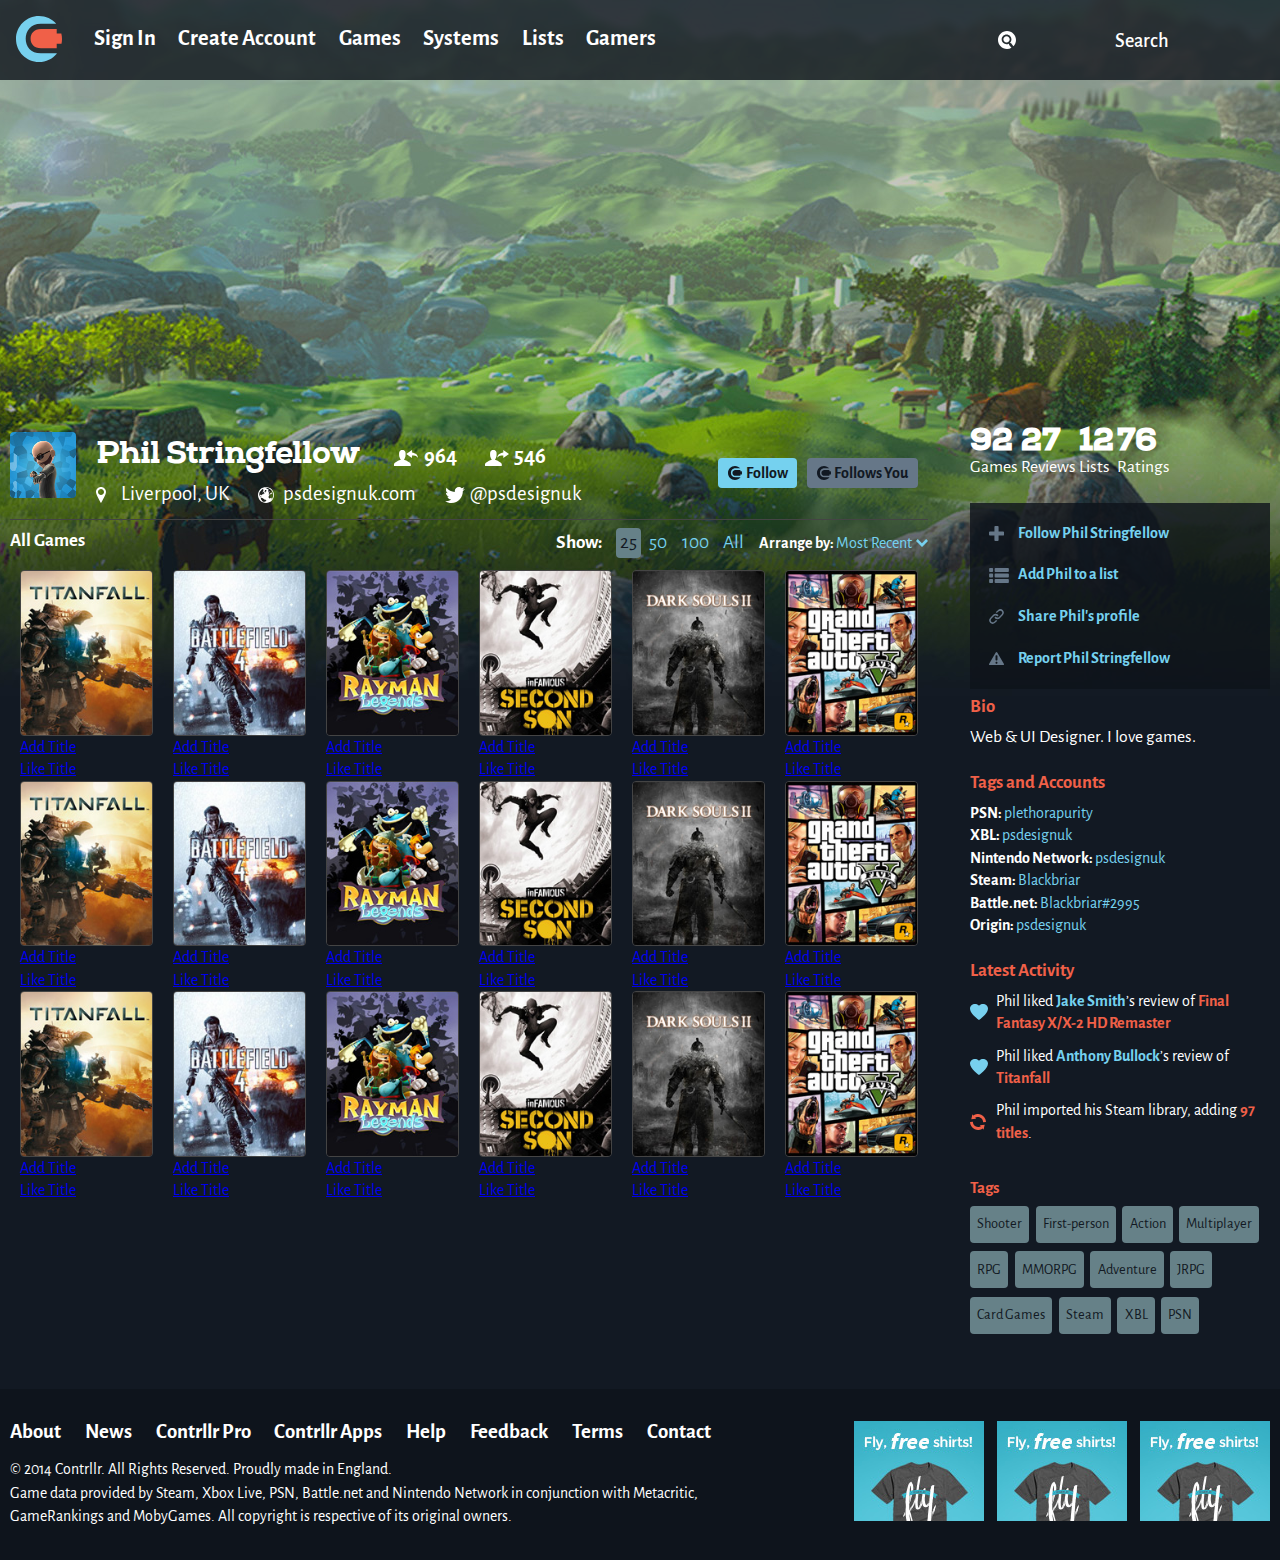
<file: user-games-page.html>
<!doctype html>
<html class="no-js" lang="en">
  <head>
    <meta charset="utf-8">
	<title>Contrllr - Making gaming mean more.</title>
	<meta content="text/html; charset=utf-8" http-equiv="Content-Type">
	<meta content="en-us" http-equiv="Content-Language">
	<meta name="keywords" content="Video games, Xbox, PlayStation, Nintendo, reviews, lists, ratings, collections, social, community, sharing">
	<meta name="description" content="Contrllr is a gaming community, focused on allowing users to create, share and collect game reviews and lists, and import games and achievements from XBL, PSN and Steam."/>
	<meta name="bitly-verification" content="e5ee1b019086">
    <meta name="viewport" content="width=device-width, initial-scale=1">
    
    <link rel="stylesheet" href="css/normalize.css" />
    <link rel="stylesheet" href="css/foundation.css" />
    <link rel="stylesheet" href="css/app.css" />
    <link rel="stylesheet" href="css/animate.css" />
    
	<link rel="shortcut icon" href="favicon.ico">
	<meta property="og:title" content="Contrllr">
	<meta property="og:type" content="">
	<meta property="og:url" content="http://alpha.contrllr.com/">
	<meta property="og:image" content="http://alpha.contrllr.com/img/contrllr-meta.png">
	<meta property="og:site_name" content="Contrllr">
	
	<script>
  (function(i,s,o,g,r,a,m){i['GoogleAnalyticsObject']=r;i[r]=i[r]||function(){
  (i[r].q=i[r].q||[]).push(arguments)},i[r].l=1*new Date();a=s.createElement(o),
  m=s.getElementsByTagName(o)[0];a.async=1;a.src=g;m.parentNode.insertBefore(a,m)
  })(window,document,'script','//www.google-analytics.com/analytics.js','ga');

  ga('create', 'UA-49762140-1', 'auto');
  ga('send', 'pageview');

    </script>
</head>

<body class="profile-bg">
	<div class="sticky">
		<nav class="top-bar" data-topbar>
			<ul class="title-area">
				<li class="name">
					<img src="img/svg/logo.svg" alt="Contrllr" class="logo">
				</li>
				<li class="toggle-topbar menu-icon"><a href="#"><span>Menu</span></a></li>
			</ul>

			<section class="top-bar-section">
				<ul class="left">
					<li><a href="#login">Sign In</a></li>
					<li><a href="#registration" class="openModal">Create Account</a></li>
					<li><a href="#">Games</a></li>
					<li><a href="#">Systems</a></li>
					<li><a href="#">Lists</a></li>
					<li><a href="#">Gamers</a></li>
				</ul>
				<ul class="right search">
					<li class="has-form">
						<div class="row collapse">
							<div class="large-12 small-12 columns">
								<a href="#" class="search-icon"><img src="img/svg/search.svg" alt="Search"></a>
								<input type="text" class="search-field" placeholder="Search">
							</div>
						</div>
					</li>
				</ul>
			</section>
		</nav>
	</div>
	
	<aside id="registration" class="modal">
	    <div class="row">
	        <div class="large-6 columns reg-text">
	        	<h2>Registration</h2>
	        	<p>Register now to post reviews, rate games, create lists and collections and follow your friends.</p>
				<p>Once registered, you can link your gaming accounts to start importing games and achievements, set your profile image, profile background, organise your favourites, find friends and more.</p>
				<p class="terms">By registering with Contrllr, you are agreeing to the <a href="#">Terms of Service</a> and the <a href="#">Privacy Policy</a>.</p>
				<hr/>
				<p class="user-regged">Already have a Contrllr account? <a href="#">Log in here</a></p>
	        </div>
	        <div class="large-6 columns reg-details">
	        	<div class="register-twitter"><a href="#"><img src="img/svg/twitter.svg" alt="Twitter"/>Sign up with Twitter</a></div>
				<div class="register-facebook"><a href="#"><img src="img/svg/facebook-icon.svg" alt="Facebook"/>Sign up with Facebook</a></div>
				<hr/>
				<p>or</p>
				<fieldset>
					<form action="#" class="reg-form">
						<input type="text" id="public-name" placeholder="Full Name" />
						<input type="text" is="username" placeholder="Username" maxlength="16"/>
						<input type="text" id="email-address" placeholder="Email Address" />
						<input type="password" id="password" placeholder="Password" />
						<input type="checkbox" id="contrllr-email" name="cc" class="notification-radio"/>
						<label for="contrllr-email"><span></span>Email me Contrllr updates, round-ups and offers.</label>
					</form>
				</fieldset>
				<hr/>
				<div class="buttons">
					<div class="cancel-reg"><a href="#">Cancel registration</a></div>
					<div class="register"><a href="#">Sign Up</a></div>
				</div>
	        </div>
	        <a href="#close" title="Close">Close</a>
	    </div>
	</aside>
	
	<aside id="login" class="modal">
	    <div class="row">
	        <div class="large-12 columns login-details">
	        	<div class="login-twitter"><a href="#"><img src="img/svg/twitter.svg" alt="Twitter"/>Sign in with Twitter</a></div>
				<div class="login-facebook"><a href="#"><img src="img/svg/facebook-icon.svg" alt="Facebook"/>Sign in with Facebook</a></div>
				<hr/>
				<p>or</p>
				<fieldset>
					<form action="#" class="login-form">
						<input type="text" is="username" placeholder="Username" maxlength="16"/>
						<input type="password" id="password" placeholder="Password" />
						<input type="checkbox" id="contrllr-email" name="cc" class="notification-radio"/>
						<label for="contrllr-email"><span></span>Remember me</label>
					</form>
				</fieldset>
				<hr/>
				<div class="buttons">
					<div class="cancel-signin"><a href="#">Cancel sign in</a></div>
					<div class="signin"><a href="#">Sign In</a></div>
				</div>
	        </div>
	        <a href="#close" title="Close">Close</a>
	    </div>
	</aside>
	
	<section class="profile-page">
		<div class="row">
	
			<div class="large-9 columns user-profile">
				<header class="row">
					<div class="large-1 columns avatar"><img src="img/profiles/phil-med.jpg" alt="Phil Stringfellow" /></div>
					<div class="large-8 columns left">
							<h1 class="profile-title">Phil Stringfellow</h1>
							<ul class="follow-count">
								<li class="followers"><a href="#">964</a></li>
								<li class="following"><a href="#">546</a></li>
							</ul>
							<ul class="profile-info">
								<li class="location"><a href="#">Liverpool, UK</a></li>
								<li class="website"><a href="#">psdesignuk.com</a></li>
								<li class="twitter-handle"><a href="#">@psdesignuk</a></ul>
							</ul>
					</div>
					<div class="large-3 columns profile-buttons">
						<div class="follows-you right"><a href="#">Follows You</a></div>
						<div class="follow-button right"><a href="#">Follow</a></div>
					</div>
				</header>
				
				<section class="all-games">
					<div class="row">
						<h3 class="section-title left">All Games</h3>
						<div class="sorting right">
							<ul class="amount-filter">
								<li class="sorting-label">Show:</li>
								<li class="active">25</li>
								<li><a href="#">50</a></li>
								<li><a href="#">100</a></li>
								<li><a href="#">All</a></li>
							</ul>
							<div class="arrange-by">
								Arrange by: <div class="dropdown"><a href="#">Most Recent</a></div>
							</div>
						</div>
					</div>
					
					<div class="row games-list-recent-profile">
						<div class="large-2 medium-2 columns">
							<a href="#">
								<div class="title-box">
									<img src="img/titles/titanfall-sml.jpg" alt="Titanfall" />
									<div class="overlay">
										<div class="add-title"><a href="#">Add Title</a></div>
										<div class="like-title"><a href="#">Like Title</a></div>
									</div>
								</div>
							</a>
						</div>
						<div class="large-2 medium-2 columns">
							<a href="#">
								<div class="title-box">
									<img src="img/titles/bf4-sml.jpg" alt="Battlefield 4" />
									<div class="overlay">
										<div class="add-title"><a href="#">Add Title</a></div>
										<div class="like-title"><a href="#">Like Title</a></div>
									</div>
								</div>
							</a>
						</div>
						<div class="large-2 medium-2 columns">
							<a href="#">
								<div class="title-box">
									<img src="img/titles/raymanlegends-sml.jpg" alt="Rayman Legends" />
									<div class="overlay">
										<div class="add-title"><a href="#">Add Title</a></div>
										<div class="like-title"><a href="#">Like Title</a></div>
									</div>
								</div>
							</a>
						</div>
						<div class="large-2 medium-2 columns">
							<a href="#">
								<div class="title-box">
									<img src="img/titles/secondson-sml.jpg" alt="inFAMOUS: Second Son" />
									<div class="overlay">
										<div class="add-title"><a href="#">Add Title</a></div>
										<div class="like-title"><a href="#">Like Title</a></div>
									</div>
								</div>
							</a>
						</div>
						<div class="large-2 medium-2 columns">
							<a href="#">
								<div class="title-box">
									<img src="img/titles/darksouls2-sml.jpg" alt="Dark Souls II" />
									<div class="overlay">
										<div class="add-title"><a href="#">Add Title</a></div>
										<div class="like-title"><a href="#">Like Title</a></div>
									</div>
								</div>
							</a>
						</div>
						<div class="large-2 medium-2 columns">
							<a href="#">
								<div class="title-box">
									<img src="img/titles/gtav-sml.jpg" alt="Grand Theft Auto V" />
									<div class="overlay">
										<div class="add-title"><a href="#">Add Title</a></div>
										<div class="like-title"><a href="#">Like Title</a></div>
									</div>
								</div>
							</a>
						</div>
						<div class="large-2 medium-2 columns">
							<a href="#">
								<div class="title-box">
									<img src="img/titles/titanfall-sml.jpg" alt="Titanfall" />
									<div class="overlay">
										<div class="add-title"><a href="#">Add Title</a></div>
										<div class="like-title"><a href="#">Like Title</a></div>
									</div>
								</div>
							</a>
						</div>
						<div class="large-2 medium-2 columns">
							<a href="#">
								<div class="title-box">
									<img src="img/titles/bf4-sml.jpg" alt="Battlefield 4" />
									<div class="overlay">
										<div class="add-title"><a href="#">Add Title</a></div>
										<div class="like-title"><a href="#">Like Title</a></div>
									</div>
								</div>
							</a>
						</div>
						<div class="large-2 medium-2 columns">
							<a href="#">
								<div class="title-box">
									<img src="img/titles/raymanlegends-sml.jpg" alt="Rayman Legends" />
									<div class="overlay">
										<div class="add-title"><a href="#">Add Title</a></div>
										<div class="like-title"><a href="#">Like Title</a></div>
									</div>
								</div>
							</a>
						</div>
						<div class="large-2 medium-2 columns">
							<a href="#">
								<div class="title-box">
									<img src="img/titles/secondson-sml.jpg" alt="inFAMOUS: Second Son" />
									<div class="overlay">
										<div class="add-title"><a href="#">Add Title</a></div>
										<div class="like-title"><a href="#">Like Title</a></div>
									</div>
								</div>
							</a>
						</div>
						<div class="large-2 medium-2 columns">
							<a href="#">
								<div class="title-box">
									<img src="img/titles/darksouls2-sml.jpg" alt="Dark Souls II" />
									<div class="overlay">
										<div class="add-title"><a href="#">Add Title</a></div>
										<div class="like-title"><a href="#">Like Title</a></div>
									</div>
								</div>
							</a>
						</div>
						<div class="large-2 medium-2 columns">
							<a href="#">
								<div class="title-box">
									<img src="img/titles/gtav-sml.jpg" alt="Grand Theft Auto V" />
									<div class="overlay">
										<div class="add-title"><a href="#">Add Title</a></div>
										<div class="like-title"><a href="#">Like Title</a></div>
									</div>
								</div>
							</a>
						</div>
						<div class="large-2 medium-2 columns">
							<a href="#">
								<div class="title-box">
									<img src="img/titles/titanfall-sml.jpg" alt="Titanfall" />
									<div class="overlay">
										<div class="add-title"><a href="#">Add Title</a></div>
										<div class="like-title"><a href="#">Like Title</a></div>
									</div>
								</div>
							</a>
						</div>
						<div class="large-2 medium-2 columns">
							<a href="#">
								<div class="title-box">
									<img src="img/titles/bf4-sml.jpg" alt="Battlefield 4" />
									<div class="overlay">
										<div class="add-title"><a href="#">Add Title</a></div>
										<div class="like-title"><a href="#">Like Title</a></div>
									</div>
								</div>
							</a>
						</div>
						<div class="large-2 medium-2 columns">
							<a href="#">
								<div class="title-box">
									<img src="img/titles/raymanlegends-sml.jpg" alt="Rayman Legends" />
									<div class="overlay">
										<div class="add-title"><a href="#">Add Title</a></div>
										<div class="like-title"><a href="#">Like Title</a></div>
									</div>
								</div>
							</a>
						</div>
						<div class="large-2 medium-2 columns">
							<a href="#">
								<div class="title-box">
									<img src="img/titles/secondson-sml.jpg" alt="inFAMOUS: Second Son" />
									<div class="overlay">
										<div class="add-title"><a href="#">Add Title</a></div>
										<div class="like-title"><a href="#">Like Title</a></div>
									</div>
								</div>
							</a>
						</div>
						<div class="large-2 medium-2 columns">
							<a href="#">
								<div class="title-box">
									<img src="img/titles/darksouls2-sml.jpg" alt="Dark Souls II" />
									<div class="overlay">
										<div class="add-title"><a href="#">Add Title</a></div>
										<div class="like-title"><a href="#">Like Title</a></div>
									</div>
								</div>
							</a>
						</div>
						<div class="large-2 medium-2 columns">
							<a href="#">
								<div class="title-box">
									<img src="img/titles/gtav-sml.jpg" alt="Grand Theft Auto V" />
									<div class="overlay">
										<div class="add-title"><a href="#">Add Title</a></div>
										<div class="like-title"><a href="#">Like Title</a></div>
									</div>
								</div>
							</a>
						</div>
					</div>
				</section>
				
			</div>
	
			<div class="large-3 columns user-info">
					<ul class="profile-counters">
						<li><a href="#">92 <span>Games</span></a></li>
						<li><a href="#">27 <span>Reviews</span></a></li>
						<li><a href="#">12 <span>Lists</span></a></li>
						<li><a href="#">76 <span>Ratings</span></a></li>
					</ul>
						<ul class="profile-panel">
						<li class="add-user">Follow Phil Stringfellow</li>
						<li class="add-to-list">Add Phil to a list</li>
						<li class="share-user">Share Phil's profile</li>
						<li class="report-user">Report Phil Stringfellow</li>
					</ul>
					<div class="bio widget">
						<h3>Bio</h3>
						<p>Web &amp; UI Designer. I love games.</p>
					</div>
					<div class="user-accounts widget">
						<h3>Tags and Accounts</h3>
						<ul>
							<li>PSN: <a href="#">plethorapurity</a></li>
							<li>XBL: <a href="#">psdesignuk</a></li>
							<li>Nintendo Network: <a href="#">psdesignuk</a></li>
							<li>Steam: <a href="#">Blackbriar</a></li>
							<li>Battle.net: <a href="#">Blackbriar#2995</a></li>
							<li>Origin: <a href="#">psdesignuk</a></li>
						</ul>
					</div>
					<div class="latest-activity widget">
						<h3>Latest Activity</h3>
						<ul>
							<li class="like">Phil liked <a href="#" class="widget-user-link">Jake Smith</a>’s review of <a href="#" class="widget-title-link">Final Fantasy X/X-2 HD Remaster</a></li>
							<li class="like">Phil liked <a href="#" class="widget-user-link">Anthony Bullock</a>’s review of <a href="#" class="widget-title-link">Titanfall</a></li>
							<li class="sync">Phil imported his Steam library, adding <a href="#" class="widget-title-link">97 titles</a>.</li>
						</ul>
					</div>
					<div class="user-tags widget">
						<h3>Tags</h3>
						<ul>
							<li>Shooter</li>
							<li>First-person</li>
							<li>Action</li>
							<li>Multiplayer</li>
							<li>RPG</li>
							<li>MMORPG</li>
							<li>Adventure</li>
							<li>JRPG</li>
							<li>Card Games</li>
							<li>Steam</li>
							<li>XBL</li>
							<li>PSN</li>
						</ul>
					</div>
			</div>
	
	
		</div>
	</section>
	
		<footer>
		<div class="row">
			<div class="large-7 columns">
				<nav>
					<ul>
						<li><a href="#">About</a></li>
						<li><a href="#">News</a></li>
						<li><a href="#">Contrllr Pro</a></li>
						<li><a href="#">Contrllr Apps</a></li>
						<li><a href="#">Help</a></li>
						<li><a href="#">Feedback</a></li>
						<li><a href="#">Terms</a></li>
						<li><a href="#">Contact</a></li>
					</ul>
				</nav>
				<div class="copyright">
					<p>&copy; 2014 Contrllr. All Rights Reserved. Proudly made in England.</p>
					<p>Game data provided by Steam, Xbox Live, PSN, Battle.net and Nintendo Network in conjunction with Metacritic, GameRankings and MobyGames. All copyright is respective of its original owners.</p>
				</div>
			</div>
			
			<div class="large-5 columns ads">
				<a href="#"><img src="img/ad.jpg" alt="advert" /></a>
				<a href="#"><img src="img/ad.jpg" alt="advert" /></a>
				<a href="#"><img src="img/ad.jpg" alt="advert" /></a>
			</div>
		</div>
	</footer>
				

    <script src="js/vendor/jquery.js"></script>
    <script src="js/foundation.min.js"></script>
    <script>
      $(document).foundation();
    </script>
</body>
</html>
</file>
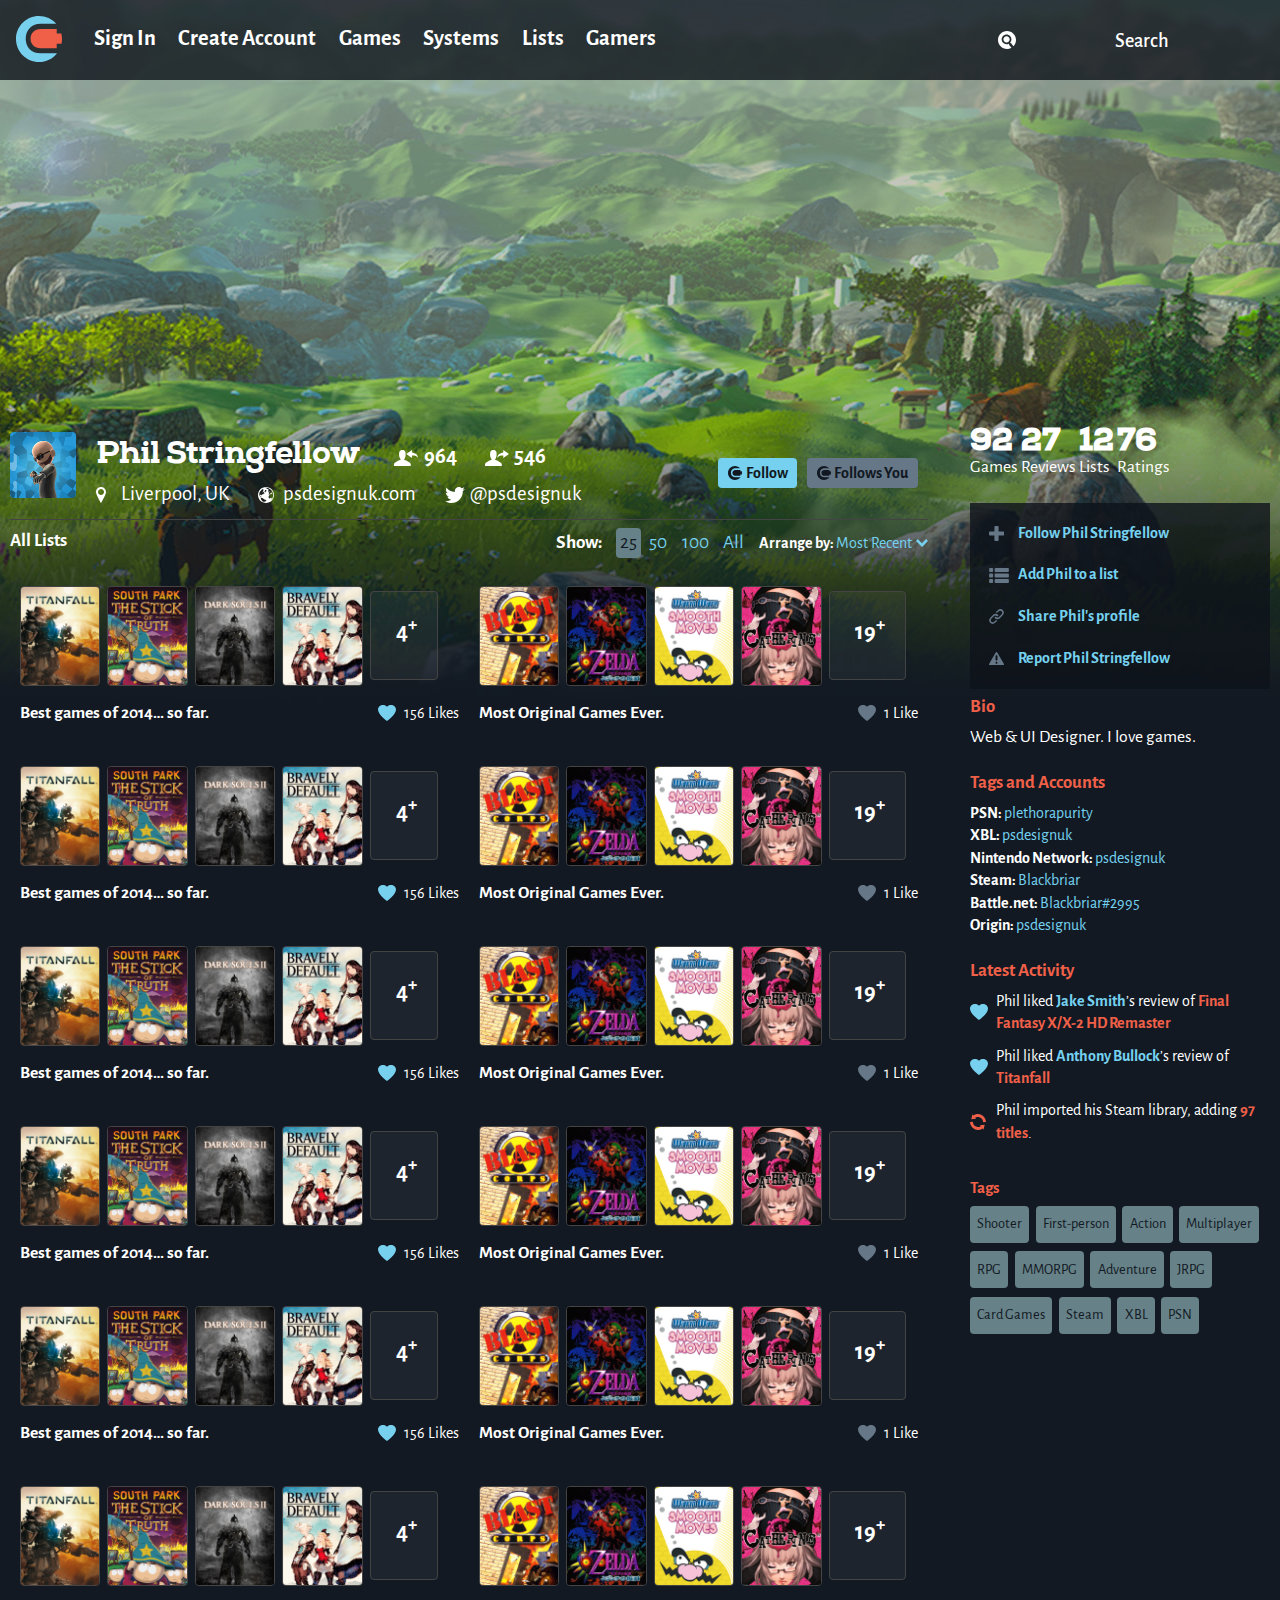
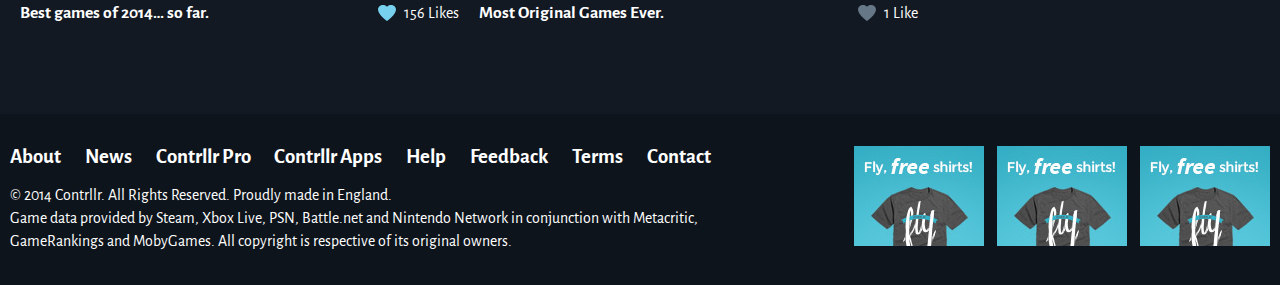
<file: user-lists-page.html>
<!doctype html>
<html class="no-js" lang="en">
  <head>
    <meta charset="utf-8">
	<title>Contrllr - Making gaming mean more.</title>
	<meta content="text/html; charset=utf-8" http-equiv="Content-Type">
	<meta content="en-us" http-equiv="Content-Language">
	<meta name="keywords" content="Video games, Xbox, PlayStation, Nintendo, reviews, lists, ratings, collections, social, community, sharing">
	<meta name="description" content="Contrllr is a gaming community, focused on allowing users to create, share and collect game reviews and lists, and import games and achievements from XBL, PSN and Steam."/>
	<meta name="bitly-verification" content="e5ee1b019086">
    <meta name="viewport" content="width=device-width, initial-scale=1">
    
    <link rel="stylesheet" href="css/normalize.css" />
    <link rel="stylesheet" href="css/foundation.css" />
    <link rel="stylesheet" href="css/app.css" />
    <link rel="stylesheet" href="css/animate.css" />
    
	<link rel="shortcut icon" href="favicon.ico">
	<meta property="og:title" content="Contrllr">
	<meta property="og:type" content="">
	<meta property="og:url" content="http://alpha.contrllr.com/">
	<meta property="og:image" content="http://alpha.contrllr.com/img/contrllr-meta.png">
	<meta property="og:site_name" content="Contrllr">
	
	<script>
  (function(i,s,o,g,r,a,m){i['GoogleAnalyticsObject']=r;i[r]=i[r]||function(){
  (i[r].q=i[r].q||[]).push(arguments)},i[r].l=1*new Date();a=s.createElement(o),
  m=s.getElementsByTagName(o)[0];a.async=1;a.src=g;m.parentNode.insertBefore(a,m)
  })(window,document,'script','//www.google-analytics.com/analytics.js','ga');

  ga('create', 'UA-49762140-1', 'auto');
  ga('send', 'pageview');

    </script>
</head>

<body class="profile-bg">
	<div class="sticky">
		<nav class="top-bar" data-topbar>
			<ul class="title-area">
				<li class="name">
					<img src="img/svg/logo.svg" alt="Contrllr" class="logo">
				</li>
				<li class="toggle-topbar menu-icon"><a href="#"><span>Menu</span></a></li>
			</ul>

			<section class="top-bar-section">
				<ul class="left">
					<li><a href="#login">Sign In</a></li>
					<li><a href="#registration" class="openModal">Create Account</a></li>
					<li><a href="#">Games</a></li>
					<li><a href="#">Systems</a></li>
					<li><a href="#">Lists</a></li>
					<li><a href="#">Gamers</a></li>
				</ul>
				<ul class="right search">
					<li class="has-form">
						<div class="row collapse">
							<div class="large-12 small-12 columns">
								<a href="#" class="search-icon"><img src="img/svg/search.svg" alt="Search"></a>
								<input type="text" class="search-field" placeholder="Search">
							</div>
						</div>
					</li>
				</ul>
			</section>
		</nav>
	</div>
	
	<aside id="registration" class="modal">
	    <div class="row">
	        <div class="large-6 columns reg-text">
	        	<h2>Registration</h2>
	        	<p>Register now to post reviews, rate games, create lists and collections and follow your friends.</p>
				<p>Once registered, you can link your gaming accounts to start importing games and achievements, set your profile image, profile background, organise your favourites, find friends and more.</p>
				<p class="terms">By registering with Contrllr, you are agreeing to the <a href="#">Terms of Service</a> and the <a href="#">Privacy Policy</a>.</p>
				<hr/>
				<p class="user-regged">Already have a Contrllr account? <a href="#">Log in here</a></p>
	        </div>
	        <div class="large-6 columns reg-details">
	        	<div class="register-twitter"><a href="#"><img src="img/svg/twitter.svg" alt="Twitter"/>Sign up with Twitter</a></div>
				<div class="register-facebook"><a href="#"><img src="img/svg/facebook-icon.svg" alt="Facebook"/>Sign up with Facebook</a></div>
				<hr/>
				<p>or</p>
				<fieldset>
					<form action="#" class="reg-form">
						<input type="text" id="public-name" placeholder="Full Name" />
						<input type="text" is="username" placeholder="Username" maxlength="16"/>
						<input type="text" id="email-address" placeholder="Email Address" />
						<input type="password" id="password" placeholder="Password" />
						<input type="checkbox" id="contrllr-email" name="cc" class="notification-radio"/>
						<label for="contrllr-email"><span></span>Email me Contrllr updates, round-ups and offers.</label>
					</form>
				</fieldset>
				<hr/>
				<div class="buttons">
					<div class="cancel-reg"><a href="#">Cancel registration</a></div>
					<div class="register"><a href="#">Sign Up</a></div>
				</div>
	        </div>
	        <a href="#close" title="Close">Close</a>
	    </div>
	</aside>
	
	<aside id="login" class="modal">
	    <div class="row">
	        <div class="large-12 columns login-details">
	        	<div class="login-twitter"><a href="#"><img src="img/svg/twitter.svg" alt="Twitter"/>Sign in with Twitter</a></div>
				<div class="login-facebook"><a href="#"><img src="img/svg/facebook-icon.svg" alt="Facebook"/>Sign in with Facebook</a></div>
				<hr/>
				<p>or</p>
				<fieldset>
					<form action="#" class="login-form">
						<input type="text" is="username" placeholder="Username" maxlength="16"/>
						<input type="password" id="password" placeholder="Password" />
						<input type="checkbox" id="contrllr-email" name="cc" class="notification-radio"/>
						<label for="contrllr-email"><span></span>Remember me</label>
					</form>
				</fieldset>
				<hr/>
				<div class="buttons">
					<div class="cancel-signin"><a href="#">Cancel sign in</a></div>
					<div class="signin"><a href="#">Sign In</a></div>
				</div>
	        </div>
	        <a href="#close" title="Close">Close</a>
	    </div>
	</aside>
	
	<section class="profile-page">
		<div class="row">
	
			<div class="large-9 columns user-profile">
				<header class="row">
					<div class="large-1 columns avatar"><img src="img/profiles/phil-med.jpg" alt="Phil Stringfellow" /></div>
					<div class="large-8 columns left">
							<h1 class="profile-title">Phil Stringfellow</h1>
							<ul class="follow-count">
								<li class="followers"><a href="#">964</a></li>
								<li class="following"><a href="#">546</a></li>
							</ul>
							<ul class="profile-info">
								<li class="location"><a href="#">Liverpool, UK</a></li>
								<li class="website"><a href="#">psdesignuk.com</a></li>
								<li class="twitter-handle"><a href="#">@psdesignuk</a></ul>
							</ul>
					</div>
					<div class="large-3 columns profile-buttons">
						<div class="follows-you right"><a href="#">Follows You</a></div>
						<div class="follow-button right"><a href="#">Follow</a></div>
					</div>
				</header>
				
				<section class="all-lists">
					<div class="row">
						<h3 class="section-title left">All Lists</h3>
						<div class="sorting right">
							<ul class="amount-filter">
								<li class="sorting-label">Show:</li>
								<li class="active">25</li>
								<li><a href="#">50</a></li>
								<li><a href="#">100</a></li>
								<li><a href="#">All</a></li>
							</ul>
							<div class="arrange-by">
								Arrange by: <div class="dropdown"><a href="#">Most Recent</a></div>
							</div>
						</div>
					</div>
					
					<div class="row">
						<div class="large-6 columns single-list">
							<ul>
								<li class="list-entry"><a href="#"><img src="img/titles/titanfall-sml.jpg" alt="Titanfall" /></a></li>
								<li class="list-entry"><a href="#"><img src="img/titles/southpark-sml.jpg" alt="South Park: The Stick of Truth" /></a></li>
								<li class="list-entry"><a href="#"><img src="img/titles/darksouls2-sml.jpg" alt="Dark Souls II" /></a></li>
								<li class="list-entry"><a href="#"><img src="img/titles/bravelydefault-sml.jpg" alt="Bravely Default" /></a></li>
								<li class="list-more"><a href="#">4<span>+</span></a></li>
							</ul>
							<h5 class="list-title">Best games of 2014&hellip; so far.</h5>
							<div class="list-likes liked">156 Likes</div>
						</div>
						<div class="large-6 columns single-list">
							<ul>
								<li class="list-entry"><a href="#"><img src="img/titles/blastcorps-sml.jpg" alt="Blast Corps" /></a></li>
								<li class="list-entry"><a href="#"><img src="img/titles/zeldamm-sml.jpg" alt="Legend of Zelda: Majora's Mask" /></a></li>
								<li class="list-entry"><a href="#"><img src="img/titles/wariowaresm-sml.jpg" alt="Wario Ware: Smooth Moves" /></a></li>
								<li class="list-entry"><a href="#"><img src="img/titles/catherine-sml.jpg" alt="Catherine" /></a></li>
								<li class="list-more"><a href="#">19<span>+</span></a></li>
							</ul>
							<h5 class="list-title">Most Original Games Ever.</h5>
							<div class="list-likes">1 Like</div>
						</div>
					</div>
					
					<div class="row">
						<div class="large-6 columns single-list">
							<ul>
								<li class="list-entry"><a href="#"><img src="img/titles/titanfall-sml.jpg" alt="Titanfall" /></a></li>
								<li class="list-entry"><a href="#"><img src="img/titles/southpark-sml.jpg" alt="South Park: The Stick of Truth" /></a></li>
								<li class="list-entry"><a href="#"><img src="img/titles/darksouls2-sml.jpg" alt="Dark Souls II" /></a></li>
								<li class="list-entry"><a href="#"><img src="img/titles/bravelydefault-sml.jpg" alt="Bravely Default" /></a></li>
								<li class="list-more"><a href="#">4<span>+</span></a></li>
							</ul>
							<h5 class="list-title">Best games of 2014&hellip; so far.</h5>
							<div class="list-likes liked">156 Likes</div>
						</div>
						<div class="large-6 columns single-list">
							<ul>
								<li class="list-entry"><a href="#"><img src="img/titles/blastcorps-sml.jpg" alt="Blast Corps" /></a></li>
								<li class="list-entry"><a href="#"><img src="img/titles/zeldamm-sml.jpg" alt="Legend of Zelda: Majora's Mask" /></a></li>
								<li class="list-entry"><a href="#"><img src="img/titles/wariowaresm-sml.jpg" alt="Wario Ware: Smooth Moves" /></a></li>
								<li class="list-entry"><a href="#"><img src="img/titles/catherine-sml.jpg" alt="Catherine" /></a></li>
								<li class="list-more"><a href="#">19<span>+</span></a></li>
							</ul>
							<h5 class="list-title">Most Original Games Ever.</h5>
							<div class="list-likes">1 Like</div>
						</div>
					</div>
					
					<div class="row">
						<div class="large-6 columns single-list">
							<ul>
								<li class="list-entry"><a href="#"><img src="img/titles/titanfall-sml.jpg" alt="Titanfall" /></a></li>
								<li class="list-entry"><a href="#"><img src="img/titles/southpark-sml.jpg" alt="South Park: The Stick of Truth" /></a></li>
								<li class="list-entry"><a href="#"><img src="img/titles/darksouls2-sml.jpg" alt="Dark Souls II" /></a></li>
								<li class="list-entry"><a href="#"><img src="img/titles/bravelydefault-sml.jpg" alt="Bravely Default" /></a></li>
								<li class="list-more"><a href="#">4<span>+</span></a></li>
							</ul>
							<h5 class="list-title">Best games of 2014&hellip; so far.</h5>
							<div class="list-likes liked">156 Likes</div>
						</div>
						<div class="large-6 columns single-list">
							<ul>
								<li class="list-entry"><a href="#"><img src="img/titles/blastcorps-sml.jpg" alt="Blast Corps" /></a></li>
								<li class="list-entry"><a href="#"><img src="img/titles/zeldamm-sml.jpg" alt="Legend of Zelda: Majora's Mask" /></a></li>
								<li class="list-entry"><a href="#"><img src="img/titles/wariowaresm-sml.jpg" alt="Wario Ware: Smooth Moves" /></a></li>
								<li class="list-entry"><a href="#"><img src="img/titles/catherine-sml.jpg" alt="Catherine" /></a></li>
								<li class="list-more"><a href="#">19<span>+</span></a></li>
							</ul>
							<h5 class="list-title">Most Original Games Ever.</h5>
							<div class="list-likes">1 Like</div>
						</div>
					</div>
					
					<div class="row">
						<div class="large-6 columns single-list">
							<ul>
								<li class="list-entry"><a href="#"><img src="img/titles/titanfall-sml.jpg" alt="Titanfall" /></a></li>
								<li class="list-entry"><a href="#"><img src="img/titles/southpark-sml.jpg" alt="South Park: The Stick of Truth" /></a></li>
								<li class="list-entry"><a href="#"><img src="img/titles/darksouls2-sml.jpg" alt="Dark Souls II" /></a></li>
								<li class="list-entry"><a href="#"><img src="img/titles/bravelydefault-sml.jpg" alt="Bravely Default" /></a></li>
								<li class="list-more"><a href="#">4<span>+</span></a></li>
							</ul>
							<h5 class="list-title">Best games of 2014&hellip; so far.</h5>
							<div class="list-likes liked">156 Likes</div>
						</div>
						<div class="large-6 columns single-list">
							<ul>
								<li class="list-entry"><a href="#"><img src="img/titles/blastcorps-sml.jpg" alt="Blast Corps" /></a></li>
								<li class="list-entry"><a href="#"><img src="img/titles/zeldamm-sml.jpg" alt="Legend of Zelda: Majora's Mask" /></a></li>
								<li class="list-entry"><a href="#"><img src="img/titles/wariowaresm-sml.jpg" alt="Wario Ware: Smooth Moves" /></a></li>
								<li class="list-entry"><a href="#"><img src="img/titles/catherine-sml.jpg" alt="Catherine" /></a></li>
								<li class="list-more"><a href="#">19<span>+</span></a></li>
							</ul>
							<h5 class="list-title">Most Original Games Ever.</h5>
							<div class="list-likes">1 Like</div>
						</div>
					</div>
					
					<div class="row">
						<div class="large-6 columns single-list">
							<ul>
								<li class="list-entry"><a href="#"><img src="img/titles/titanfall-sml.jpg" alt="Titanfall" /></a></li>
								<li class="list-entry"><a href="#"><img src="img/titles/southpark-sml.jpg" alt="South Park: The Stick of Truth" /></a></li>
								<li class="list-entry"><a href="#"><img src="img/titles/darksouls2-sml.jpg" alt="Dark Souls II" /></a></li>
								<li class="list-entry"><a href="#"><img src="img/titles/bravelydefault-sml.jpg" alt="Bravely Default" /></a></li>
								<li class="list-more"><a href="#">4<span>+</span></a></li>
							</ul>
							<h5 class="list-title">Best games of 2014&hellip; so far.</h5>
							<div class="list-likes liked">156 Likes</div>
						</div>
						<div class="large-6 columns single-list">
							<ul>
								<li class="list-entry"><a href="#"><img src="img/titles/blastcorps-sml.jpg" alt="Blast Corps" /></a></li>
								<li class="list-entry"><a href="#"><img src="img/titles/zeldamm-sml.jpg" alt="Legend of Zelda: Majora's Mask" /></a></li>
								<li class="list-entry"><a href="#"><img src="img/titles/wariowaresm-sml.jpg" alt="Wario Ware: Smooth Moves" /></a></li>
								<li class="list-entry"><a href="#"><img src="img/titles/catherine-sml.jpg" alt="Catherine" /></a></li>
								<li class="list-more"><a href="#">19<span>+</span></a></li>
							</ul>
							<h5 class="list-title">Most Original Games Ever.</h5>
							<div class="list-likes">1 Like</div>
						</div>
					</div>
					
					<div class="row">
						<div class="large-6 columns single-list">
							<ul>
								<li class="list-entry"><a href="#"><img src="img/titles/titanfall-sml.jpg" alt="Titanfall" /></a></li>
								<li class="list-entry"><a href="#"><img src="img/titles/southpark-sml.jpg" alt="South Park: The Stick of Truth" /></a></li>
								<li class="list-entry"><a href="#"><img src="img/titles/darksouls2-sml.jpg" alt="Dark Souls II" /></a></li>
								<li class="list-entry"><a href="#"><img src="img/titles/bravelydefault-sml.jpg" alt="Bravely Default" /></a></li>
								<li class="list-more"><a href="#">4<span>+</span></a></li>
							</ul>
							<h5 class="list-title">Best games of 2014&hellip; so far.</h5>
							<div class="list-likes liked">156 Likes</div>
						</div>
						<div class="large-6 columns single-list">
							<ul>
								<li class="list-entry"><a href="#"><img src="img/titles/blastcorps-sml.jpg" alt="Blast Corps" /></a></li>
								<li class="list-entry"><a href="#"><img src="img/titles/zeldamm-sml.jpg" alt="Legend of Zelda: Majora's Mask" /></a></li>
								<li class="list-entry"><a href="#"><img src="img/titles/wariowaresm-sml.jpg" alt="Wario Ware: Smooth Moves" /></a></li>
								<li class="list-entry"><a href="#"><img src="img/titles/catherine-sml.jpg" alt="Catherine" /></a></li>
								<li class="list-more"><a href="#">19<span>+</span></a></li>
							</ul>
							<h5 class="list-title">Most Original Games Ever.</h5>
							<div class="list-likes">1 Like</div>
						</div>
					</div>
				</section>
				
			</div>
	
			<div class="large-3 columns user-info">
					<ul class="profile-counters">
						<li><a href="#">92 <span>Games</span></a></li>
						<li><a href="#">27 <span>Reviews</span></a></li>
						<li><a href="#">12 <span>Lists</span></a></li>
						<li><a href="#">76 <span>Ratings</span></a></li>
					</ul>
						<ul class="profile-panel">
						<li class="add-user">Follow Phil Stringfellow</li>
						<li class="add-to-list">Add Phil to a list</li>
						<li class="share-user">Share Phil's profile</li>
						<li class="report-user">Report Phil Stringfellow</li>
					</ul>
					<div class="bio widget">
						<h3>Bio</h3>
						<p>Web &amp; UI Designer. I love games.</p>
					</div>
					<div class="user-accounts widget">
						<h3>Tags and Accounts</h3>
						<ul>
							<li>PSN: <a href="#">plethorapurity</a></li>
							<li>XBL: <a href="#">psdesignuk</a></li>
							<li>Nintendo Network: <a href="#">psdesignuk</a></li>
							<li>Steam: <a href="#">Blackbriar</a></li>
							<li>Battle.net: <a href="#">Blackbriar#2995</a></li>
							<li>Origin: <a href="#">psdesignuk</a></li>
						</ul>
					</div>
					<div class="latest-activity widget">
						<h3>Latest Activity</h3>
						<ul>
							<li class="like">Phil liked <a href="#" class="widget-user-link">Jake Smith</a>’s review of <a href="#" class="widget-title-link">Final Fantasy X/X-2 HD Remaster</a></li>
							<li class="like">Phil liked <a href="#" class="widget-user-link">Anthony Bullock</a>’s review of <a href="#" class="widget-title-link">Titanfall</a></li>
							<li class="sync">Phil imported his Steam library, adding <a href="#" class="widget-title-link">97 titles</a>.</li>
						</ul>
					</div>
					<div class="user-tags widget">
						<h3>Tags</h3>
						<ul>
							<li>Shooter</li>
							<li>First-person</li>
							<li>Action</li>
							<li>Multiplayer</li>
							<li>RPG</li>
							<li>MMORPG</li>
							<li>Adventure</li>
							<li>JRPG</li>
							<li>Card Games</li>
							<li>Steam</li>
							<li>XBL</li>
							<li>PSN</li>
						</ul>
					</div>
			</div>
	
	
		</div>
	</section>
	
		<footer>
		<div class="row">
			<div class="large-7 columns">
				<nav>
					<ul>
						<li><a href="#">About</a></li>
						<li><a href="#">News</a></li>
						<li><a href="#">Contrllr Pro</a></li>
						<li><a href="#">Contrllr Apps</a></li>
						<li><a href="#">Help</a></li>
						<li><a href="#">Feedback</a></li>
						<li><a href="#">Terms</a></li>
						<li><a href="#">Contact</a></li>
					</ul>
				</nav>
				<div class="copyright">
					<p>&copy; 2014 Contrllr. All Rights Reserved. Proudly made in England.</p>
					<p>Game data provided by Steam, Xbox Live, PSN, Battle.net and Nintendo Network in conjunction with Metacritic, GameRankings and MobyGames. All copyright is respective of its original owners.</p>
				</div>
			</div>
			
			<div class="large-5 columns ads">
				<a href="#"><img src="img/ad.jpg" alt="advert" /></a>
				<a href="#"><img src="img/ad.jpg" alt="advert" /></a>
				<a href="#"><img src="img/ad.jpg" alt="advert" /></a>
			</div>
		</div>
	</footer>
				

    <script src="js/vendor/jquery.js"></script>
    <script src="js/foundation.min.js"></script>
    <script>
      $(document).foundation();
    </script>
</body>
</html>
</file>
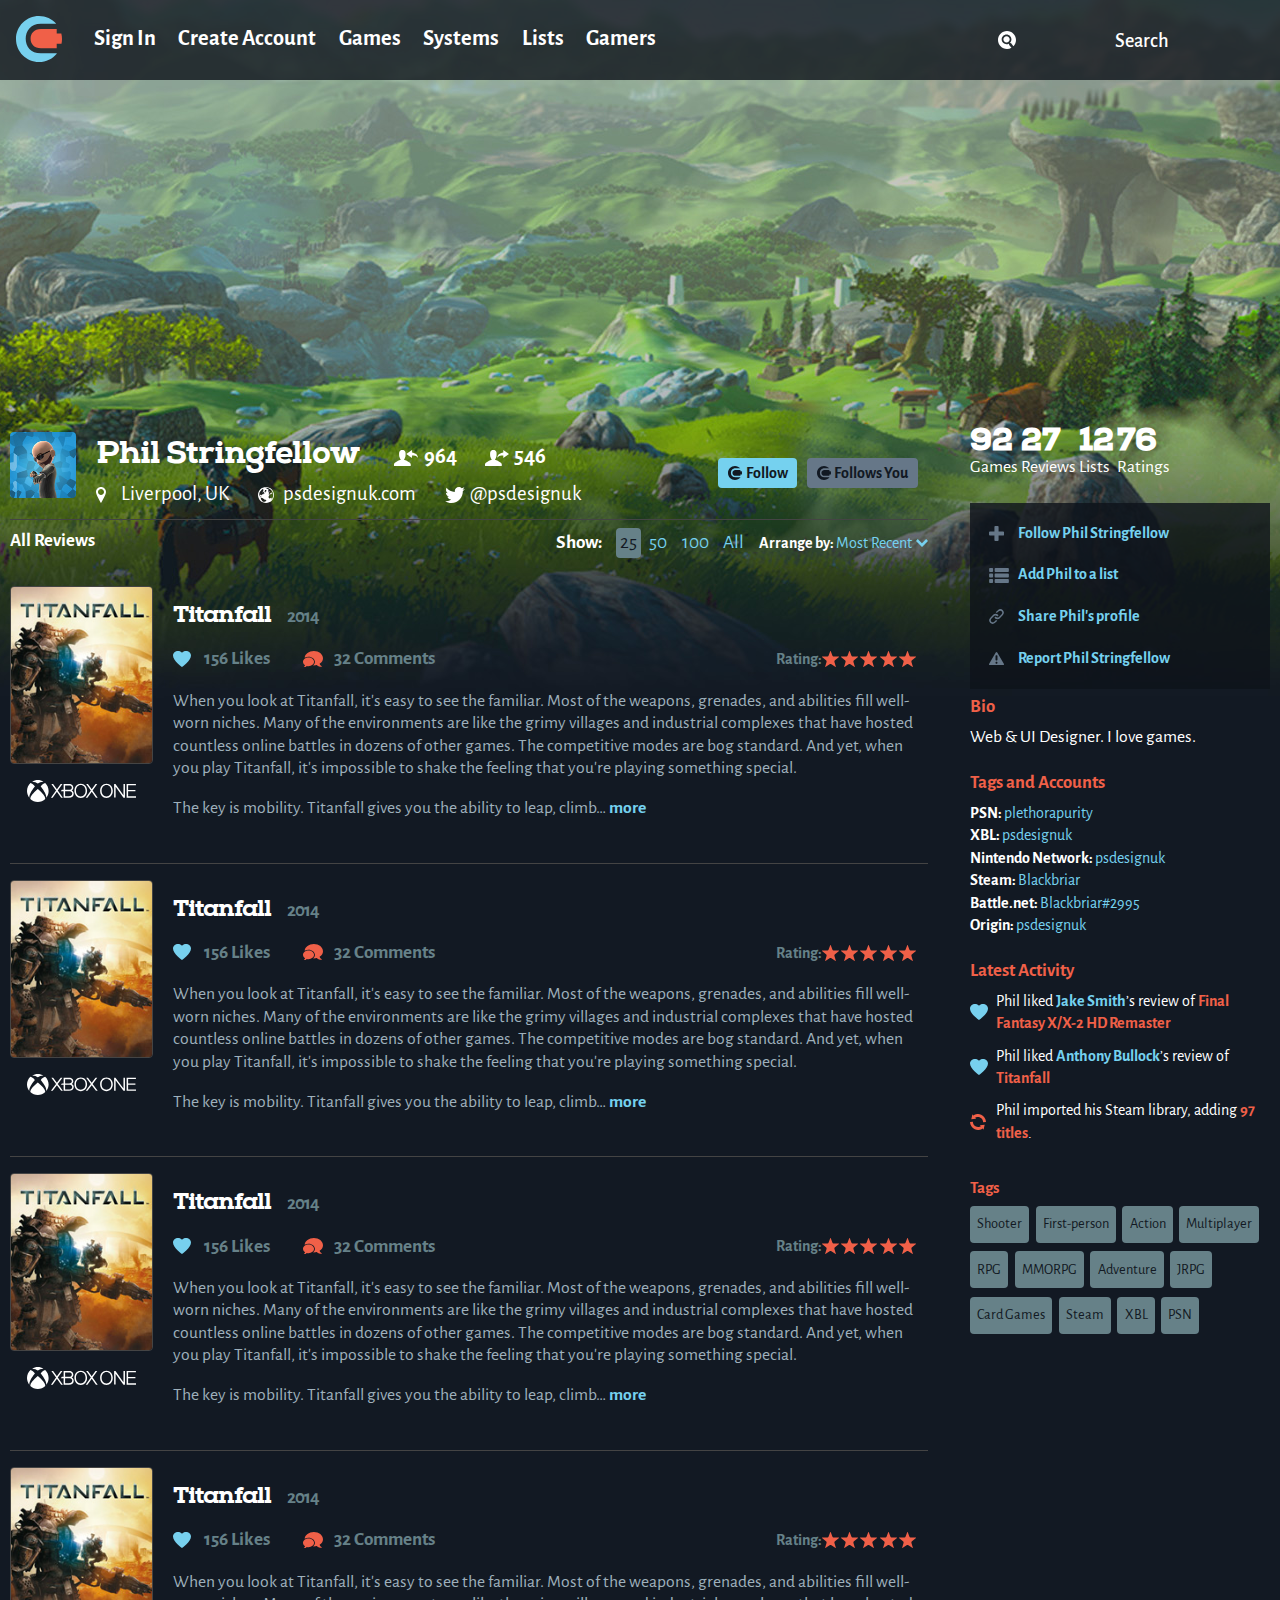
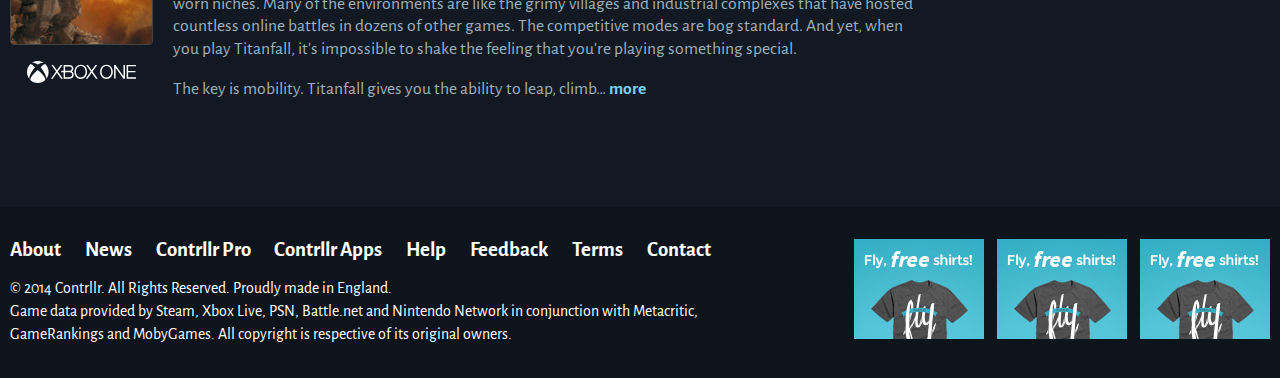
<file: user-reviews-page.html>
<!doctype html>
<html class="no-js" lang="en">
  <head>
    <meta charset="utf-8">
	<title>Contrllr - Making gaming mean more.</title>
	<meta content="text/html; charset=utf-8" http-equiv="Content-Type">
	<meta content="en-us" http-equiv="Content-Language">
	<meta name="keywords" content="Video games, Xbox, PlayStation, Nintendo, reviews, lists, ratings, collections, social, community, sharing">
	<meta name="description" content="Contrllr is a gaming community, focused on allowing users to create, share and collect game reviews and lists, and import games and achievements from XBL, PSN and Steam."/>
	<meta name="bitly-verification" content="e5ee1b019086">
    <meta name="viewport" content="width=device-width, initial-scale=1">
    
    <link rel="stylesheet" href="css/normalize.css" />
    <link rel="stylesheet" href="css/foundation.css" />
    <link rel="stylesheet" href="css/app.css" />
    <link rel="stylesheet" href="css/animate.css" />
    
	<link rel="shortcut icon" href="favicon.ico">
	<meta property="og:title" content="Contrllr">
	<meta property="og:type" content="">
	<meta property="og:url" content="http://alpha.contrllr.com/">
	<meta property="og:image" content="http://alpha.contrllr.com/img/contrllr-meta.png">
	<meta property="og:site_name" content="Contrllr">
	
	<script>
  (function(i,s,o,g,r,a,m){i['GoogleAnalyticsObject']=r;i[r]=i[r]||function(){
  (i[r].q=i[r].q||[]).push(arguments)},i[r].l=1*new Date();a=s.createElement(o),
  m=s.getElementsByTagName(o)[0];a.async=1;a.src=g;m.parentNode.insertBefore(a,m)
  })(window,document,'script','//www.google-analytics.com/analytics.js','ga');

  ga('create', 'UA-49762140-1', 'auto');
  ga('send', 'pageview');

    </script>
</head>

<body class="profile-bg">
	<div class="sticky">
		<nav class="top-bar" data-topbar>
			<ul class="title-area">
				<li class="name">
					<img src="img/svg/logo.svg" alt="Contrllr" class="logo">
				</li>
				<li class="toggle-topbar menu-icon"><a href="#"><span>Menu</span></a></li>
			</ul>

			<section class="top-bar-section">
				<ul class="left">
					<li><a href="#login">Sign In</a></li>
					<li><a href="#registration" class="openModal">Create Account</a></li>
					<li><a href="#">Games</a></li>
					<li><a href="#">Systems</a></li>
					<li><a href="#">Lists</a></li>
					<li><a href="#">Gamers</a></li>
				</ul>
				<ul class="right search">
					<li class="has-form">
						<div class="row collapse">
							<div class="large-12 small-12 columns">
								<a href="#" class="search-icon"><img src="img/svg/search.svg" alt="Search"></a>
								<input type="text" class="search-field" placeholder="Search">
							</div>
						</div>
					</li>
				</ul>
			</section>
		</nav>
	</div>
	
	<aside id="registration" class="modal">
	    <div class="row">
	        <div class="large-6 columns reg-text">
	        	<h2>Registration</h2>
	        	<p>Register now to post reviews, rate games, create lists and collections and follow your friends.</p>
				<p>Once registered, you can link your gaming accounts to start importing games and achievements, set your profile image, profile background, organise your favourites, find friends and more.</p>
				<p class="terms">By registering with Contrllr, you are agreeing to the <a href="#">Terms of Service</a> and the <a href="#">Privacy Policy</a>.</p>
				<hr/>
				<p class="user-regged">Already have a Contrllr account? <a href="#">Log in here</a></p>
	        </div>
	        <div class="large-6 columns reg-details">
	        	<div class="register-twitter"><a href="#"><img src="img/svg/twitter.svg" alt="Twitter"/>Sign up with Twitter</a></div>
				<div class="register-facebook"><a href="#"><img src="img/svg/facebook-icon.svg" alt="Facebook"/>Sign up with Facebook</a></div>
				<hr/>
				<p>or</p>
				<fieldset>
					<form action="#" class="reg-form">
						<input type="text" id="public-name" placeholder="Full Name" />
						<input type="text" is="username" placeholder="Username" maxlength="16"/>
						<input type="text" id="email-address" placeholder="Email Address" />
						<input type="password" id="password" placeholder="Password" />
						<input type="checkbox" id="contrllr-email" name="cc" class="notification-radio"/>
						<label for="contrllr-email"><span></span>Email me Contrllr updates, round-ups and offers.</label>
					</form>
				</fieldset>
				<hr/>
				<div class="buttons">
					<div class="cancel-reg"><a href="#">Cancel registration</a></div>
					<div class="register"><a href="#">Sign Up</a></div>
				</div>
	        </div>
	        <a href="#close" title="Close">Close</a>
	    </div>
	</aside>
	
	<aside id="login" class="modal">
	    <div class="row">
	        <div class="large-12 columns login-details">
	        	<div class="login-twitter"><a href="#"><img src="img/svg/twitter.svg" alt="Twitter"/>Sign in with Twitter</a></div>
				<div class="login-facebook"><a href="#"><img src="img/svg/facebook-icon.svg" alt="Facebook"/>Sign in with Facebook</a></div>
				<hr/>
				<p>or</p>
				<fieldset>
					<form action="#" class="login-form">
						<input type="text" is="username" placeholder="Username" maxlength="16"/>
						<input type="password" id="password" placeholder="Password" />
						<input type="checkbox" id="contrllr-email" name="cc" class="notification-radio"/>
						<label for="contrllr-email"><span></span>Remember me</label>
					</form>
				</fieldset>
				<hr/>
				<div class="buttons">
					<div class="cancel-signin"><a href="#">Cancel sign in</a></div>
					<div class="signin"><a href="#">Sign In</a></div>
				</div>
	        </div>
	        <a href="#close" title="Close">Close</a>
	    </div>
	</aside>
	
	<section class="profile-page">
		<div class="row">
	
			<div class="large-9 columns user-profile">
				<header class="row">
					<div class="large-1 columns avatar"><img src="img/profiles/phil-med.jpg" alt="Phil Stringfellow" /></div>
					<div class="large-8 columns left">
							<h1 class="profile-title">Phil Stringfellow</h1>
							<ul class="follow-count">
								<li class="followers"><a href="#">964</a></li>
								<li class="following"><a href="#">546</a></li>
							</ul>
							<ul class="profile-info">
								<li class="location"><a href="#">Liverpool, UK</a></li>
								<li class="website"><a href="#">psdesignuk.com</a></li>
								<li class="twitter-handle"><a href="#">@psdesignuk</a></ul>
							</ul>
					</div>
					<div class="large-3 columns profile-buttons">
						<div class="follows-you right"><a href="#">Follows You</a></div>
						<div class="follow-button right"><a href="#">Follow</a></div>
					</div>
				</header>
				
				<section class="all-reviews">
					<div class="row">
						<h3 class="section-title left">All Reviews</h3>
						<div class="sorting right">
							<ul class="amount-filter">
								<li class="sorting-label">Show:</li>
								<li class="active">25</li>
								<li><a href="#">50</a></li>
								<li><a href="#">100</a></li>
								<li><a href="#">All</a></li>
							</ul>
							<div class="arrange-by">
								Arrange by: <div class="dropdown"><a href="#">Most Recent</a></div>
							</div>
						</div>
					</div>
					
					<div class="row single-review">
						<div class="large-2 columns">
							<div class="title-box"><img src="img/titles/titanfall-sml.jpg" alt="Titanfall" /></div>
							<img src="img/svg/xboxone.svg" alt="Xbox One" class="platform"/>
						</div>
						<div class="large-10 columns">
							<h2 class="review-title">Titanfall <span>2014</span></h2>
							<div class="rating 5">
								<ul class="rating-stars">
									<li class="label">Rating:</li>
									<li class="on"></li>
									<li class="on"></li>
									<li class="on"></li>
									<li class="on"></li>
									<li class="on"></li>
								</ul>
							</div>
							<div class="contrllr-stats">
								<div class="review-likes liked">156 Likes</div>
								<div class="review-comments commented">32 Comments</div>
							</div>
							<article class="review-body">
								<p>When you look at Titanfall, it's easy to see the familiar. Most of the weapons, grenades, and abilities fill well-worn niches. Many of the environments are like the grimy villages and industrial complexes that have hosted countless online battles in dozens of other games. The competitive modes are bog standard. And yet, when you play Titanfall, it's impossible to shake the feeling that you're playing something special.</p>
								<p>The key is mobility. Titanfall gives you the ability to leap, climb&hellip; <a href="#">more</a></p>
							</article>
						</div>
					</div>
					<div class="row single-review">
						<div class="large-2 columns">
							<div class="title-box"><img src="img/titles/titanfall-sml.jpg" alt="Titanfall" /></div>
							<img src="img/svg/xboxone.svg" alt="Xbox One" class="platform"/>
						</div>
						<div class="large-10 columns">
							<h2 class="review-title">Titanfall <span>2014</span></h2>
							<div class="rating 5">
								<ul class="rating-stars">
									<li class="label">Rating:</li>
									<li class="on"></li>
									<li class="on"></li>
									<li class="on"></li>
									<li class="on"></li>
									<li class="on"></li>
								</ul>
							</div>
							<div class="contrllr-stats">
								<div class="review-likes liked">156 Likes</div>
								<div class="review-comments commented">32 Comments</div>
							</div>
							<article class="review-body">
								<p>When you look at Titanfall, it's easy to see the familiar. Most of the weapons, grenades, and abilities fill well-worn niches. Many of the environments are like the grimy villages and industrial complexes that have hosted countless online battles in dozens of other games. The competitive modes are bog standard. And yet, when you play Titanfall, it's impossible to shake the feeling that you're playing something special.</p>
								<p>The key is mobility. Titanfall gives you the ability to leap, climb&hellip; <a href="#">more</a></p>
							</article>
						</div>
					</div>
					<div class="row single-review">
						<div class="large-2 columns">
							<div class="title-box"><img src="img/titles/titanfall-sml.jpg" alt="Titanfall" /></div>
							<img src="img/svg/xboxone.svg" alt="Xbox One" class="platform"/>
						</div>
						<div class="large-10 columns">
							<h2 class="review-title">Titanfall <span>2014</span></h2>
							<div class="rating 5">
								<ul class="rating-stars">
									<li class="label">Rating:</li>
									<li class="on"></li>
									<li class="on"></li>
									<li class="on"></li>
									<li class="on"></li>
									<li class="on"></li>
								</ul>
							</div>
							<div class="contrllr-stats">
								<div class="review-likes liked">156 Likes</div>
								<div class="review-comments commented">32 Comments</div>
							</div>
							<article class="review-body">
								<p>When you look at Titanfall, it's easy to see the familiar. Most of the weapons, grenades, and abilities fill well-worn niches. Many of the environments are like the grimy villages and industrial complexes that have hosted countless online battles in dozens of other games. The competitive modes are bog standard. And yet, when you play Titanfall, it's impossible to shake the feeling that you're playing something special.</p>
								<p>The key is mobility. Titanfall gives you the ability to leap, climb&hellip; <a href="#">more</a></p>
							</article>
						</div>
					</div>
					<div class="row single-review">
						<div class="large-2 columns">
							<div class="title-box"><img src="img/titles/titanfall-sml.jpg" alt="Titanfall" /></div>
							<img src="img/svg/xboxone.svg" alt="Xbox One" class="platform"/>
						</div>
						<div class="large-10 columns">
							<h2 class="review-title">Titanfall <span>2014</span></h2>
							<div class="rating 5">
								<ul class="rating-stars">
									<li class="label">Rating:</li>
									<li class="on"></li>
									<li class="on"></li>
									<li class="on"></li>
									<li class="on"></li>
									<li class="on"></li>
								</ul>
							</div>
							<div class="contrllr-stats">
								<div class="review-likes liked">156 Likes</div>
								<div class="review-comments commented">32 Comments</div>
							</div>
							<article class="review-body">
								<p>When you look at Titanfall, it's easy to see the familiar. Most of the weapons, grenades, and abilities fill well-worn niches. Many of the environments are like the grimy villages and industrial complexes that have hosted countless online battles in dozens of other games. The competitive modes are bog standard. And yet, when you play Titanfall, it's impossible to shake the feeling that you're playing something special.</p>
								<p>The key is mobility. Titanfall gives you the ability to leap, climb&hellip; <a href="#">more</a></p>
							</article>
						</div>
					</div>
				</section>
				
			</div>
	
			<div class="large-3 columns user-info">
					<ul class="profile-counters">
						<li><a href="#">92 <span>Games</span></a></li>
						<li><a href="#">27 <span>Reviews</span></a></li>
						<li><a href="#">12 <span>Lists</span></a></li>
						<li><a href="#">76 <span>Ratings</span></a></li>
					</ul>
						<ul class="profile-panel">
						<li class="add-user">Follow Phil Stringfellow</li>
						<li class="add-to-list">Add Phil to a list</li>
						<li class="share-user">Share Phil's profile</li>
						<li class="report-user">Report Phil Stringfellow</li>
					</ul>
					<div class="bio widget">
						<h3>Bio</h3>
						<p>Web &amp; UI Designer. I love games.</p>
					</div>
					<div class="user-accounts widget">
						<h3>Tags and Accounts</h3>
						<ul>
							<li>PSN: <a href="#">plethorapurity</a></li>
							<li>XBL: <a href="#">psdesignuk</a></li>
							<li>Nintendo Network: <a href="#">psdesignuk</a></li>
							<li>Steam: <a href="#">Blackbriar</a></li>
							<li>Battle.net: <a href="#">Blackbriar#2995</a></li>
							<li>Origin: <a href="#">psdesignuk</a></li>
						</ul>
					</div>
					<div class="latest-activity widget">
						<h3>Latest Activity</h3>
						<ul>
							<li class="like">Phil liked <a href="#" class="widget-user-link">Jake Smith</a>’s review of <a href="#" class="widget-title-link">Final Fantasy X/X-2 HD Remaster</a></li>
							<li class="like">Phil liked <a href="#" class="widget-user-link">Anthony Bullock</a>’s review of <a href="#" class="widget-title-link">Titanfall</a></li>
							<li class="sync">Phil imported his Steam library, adding <a href="#" class="widget-title-link">97 titles</a>.</li>
						</ul>
					</div>
					<div class="user-tags widget">
						<h3>Tags</h3>
						<ul>
							<li>Shooter</li>
							<li>First-person</li>
							<li>Action</li>
							<li>Multiplayer</li>
							<li>RPG</li>
							<li>MMORPG</li>
							<li>Adventure</li>
							<li>JRPG</li>
							<li>Card Games</li>
							<li>Steam</li>
							<li>XBL</li>
							<li>PSN</li>
						</ul>
					</div>
			</div>
	
	
		</div>
	</section>
	
		<footer>
		<div class="row">
			<div class="large-7 columns">
				<nav>
					<ul>
						<li><a href="#">About</a></li>
						<li><a href="#">News</a></li>
						<li><a href="#">Contrllr Pro</a></li>
						<li><a href="#">Contrllr Apps</a></li>
						<li><a href="#">Help</a></li>
						<li><a href="#">Feedback</a></li>
						<li><a href="#">Terms</a></li>
						<li><a href="#">Contact</a></li>
					</ul>
				</nav>
				<div class="copyright">
					<p>&copy; 2014 Contrllr. All Rights Reserved. Proudly made in England.</p>
					<p>Game data provided by Steam, Xbox Live, PSN, Battle.net and Nintendo Network in conjunction with Metacritic, GameRankings and MobyGames. All copyright is respective of its original owners.</p>
				</div>
			</div>
			
			<div class="large-5 columns ads">
				<a href="#"><img src="img/ad.jpg" alt="advert" /></a>
				<a href="#"><img src="img/ad.jpg" alt="advert" /></a>
				<a href="#"><img src="img/ad.jpg" alt="advert" /></a>
			</div>
		</div>
	</footer>
				

    <script src="js/vendor/jquery.js"></script>
    <script src="js/foundation.min.js"></script>
    <script>
      $(document).foundation();
    </script>
</body>
</html>
</file>
<file: css/app.css>
@import url(http://fonts.googleapis.com/css?family=Alegreya+Sans:400,500,700,400italic);

@font-face {font-family: 'NexaSlab';font-weight: normal;font-style: normal;src: url('../fonts/2B8CA2_0_0.eot');src: url('../fonts/2B8CA2_0_0.eot?#iefix') format('embedded-opentype'),url('../fonts/2B8CA2_0_0.woff') format('woff'),url('../fonts/2B8CA2_0_0.ttf') format('truetype'),url('../fonts/2B8CA2_0_0.svg#wf') format('svg');}

html { -webkit-font-smoothing: antialiased; -webkit-appearance: none; }

body {
	font-family: 'Alegreya Sans', Helvetica, Arial, sans-serif;
	font-weight: normal;
	background: rgb(18,25,35);
	color: white;
	line-height: 1.4em;
}
.game-bg {
	background: url(../img/splashes/titanfall.jpg) top center no-repeat;
	background-size: cover cover;
	background-color: rgb(18,25,35);
}
.game-bg2 {
	background: url(../img/splashes/arkham-knight.jpg) top center no-repeat;
	background-size: cover cover;
	background-color: rgb(18,25,35);
}
.profile-bg {
	background: url(../img/splashes/phil-profile2.jpg) top center no-repeat;
	background-size: cover cover;
	background-color: rgb(18,25,35);
}

h1, h2 { 
	font-family: 'NexaSlab', Georgia, serif; 
	font-weight: normal; 
	font-style: normal;
	letter-spacing: -1px;
}

h3, h4, h5, h6, strong {
	font-family: 'Alegreya Sans', Helvetica, Arial, sans-serif;
	font-weight: 700; 
	margin: 0;
}
p {
	margin: 0; padding: 0;
	font-size: 1.1em;
}
p a {
	font-weight: 700;
	color: rgb(117,209,239);
	text-decoration: none;
}
p span a {
	color: rgb(240,96,72);
}
ul {
	padding: 0;
	margin: 0;
}
section  {
	padding-bottom: 2em;
}
section > .row:first-of-type {
	border-top: 1px solid #444;
}
.game-page > .row:first-of-type, .profile-page > .row:first-of-type, .recent-games > .row:first-of-type, .interior > .row:first-of-type {
	border-top: none;
}

.avatar img, .set-avatar img{
	border-radius: 4px;
}
.top-bar {
	height: 80px;
	background: rgba(14,19,26,0.8);
}
.top-bar .title-area {
	padding-left: 1em;
}
.top-bar .logo {
	padding-right: 2em;
	padding-top: 1em;
}
.top-bar-section ul {
	padding-top: 1em;
}
.top-bar-section ul li {
	font-size: 1.4em;
	padding-right: 1em;
	font-weight: 700;
}
.top-bar-section ul li a{
	color: white;
	text-decoration: none;
}
.top-bar.section ul.search {
	width: 250px;
}
.top-bar-section ul.search li input[type="text"].search-field {
	background: none;
	color: white;
	font-weight: 500;
	text-align: center;
	border: none;
	font-size: 0.9em;
	top: 2px;
}

.top-bar-section ul.search li input[type="text"].search-field::-webkit-input-placeholder {
	color: white;
}
.top-bar-section ul.search li input[type="text"].search-field:-moz-placeholder {
	color: white;
}
.top-bar-section ul.search li input[type="text"].search-field::-moz-placeholder {
	color: white;
}
.top-bar-section ul.search li input[type="text"].search-field:-ms-input-placeholder {
	color: white;
}
.top-bar-section ul.search li input[type="text"].search-field:focus {
	border-bottom: 1px solid rgb(117,209,239);
	outline: 0;
}

.top-bar-section ul.search li input[type="text"].search-field:focus::-webkit-input-placeholder {
	color: #444;
}
.top-bar-section ul.search li input[type="text"].search-field:focus:-moz-placeholder {
	color: #444;
}
.top-bar-section ul.search li input[type="text"].search-field:focus::-moz-placeholder {
	color: #444;
}
.top-bar-section ul.search li input[type="text"].search-field:focus:-ms-input-placeholder {
	color: #444;
}

.homepage {
	text-align: center;
	padding-top: 1em;
	padding-bottom: 1em;
}
.homepage h1 {
	font-size: 2.7em;
}
.homepage h1 span, .homepage p span {
	color: rgb(240,96,72);
}
.homepage p {
	font-size: 1.3em;
	font-weight: 500;
	line-height: 1.4em;
}
.section-title {
	padding:0.5em 0;
}
.activity, .more {
	padding: 0.5em 0;
	text-align: right;
	font-weight: 700;
}
.activity a, .more a {
	color: rgb(117,209,239);
	text-decoration: none;
}
.activity a{
	background: url(../img/svg/activity.svg) left top no-repeat;
	padding-left: 1.9em;
}
.more a {
	background: url(../img/svg/more.svg) left center no-repeat;
	padding-left: 2.2em;
}
.games-list-recent, .games-list-faves-profile, .fav-games, .all-lists, .all-games, .all-reviews {
	padding-top: 0.8em;
}
.games-list-recent .column, .games-list-recent .columns{
	padding-left: 1.3em; padding-right: 1.3em;
}
.title-box img{
	border: 1px solid #444;
	border-radius: 4px;
	-webkit-transition:all 0.6s; -moz-transition:all 0.6s; -o-transition:all 0.6s; transition:all 0.6s;
}
.title-box img:hover{
	border: 1px solid rgb(117,209,239); -webkit-transition:all 0.6s; -moz-transition:all 0.6s; -o-transition:all 0.6s; transition:all 0.6s;
}
.title-box .trailer-overlay {
	background: rgba(14,19,26,0.7);
	position: absolute;
	left: auto;
	top: 191px;
	width: 90.5%;
	padding: 1em;
	border-bottom-left-radius: 8px;
	border-bottom-right-radius: 8px;
}
.title-box .trailer-overlay .view-trailer a {
	background: url(../img/svg/viewtrailer.svg) left center no-repeat;
	padding-left: 1.8em;
	text-align: center;
	color: white;
	font-weight: 700;
	text-decoration: none;
}
.three-of-a-kind > .row:first-of-type {
	border-top: none;
}
.organise-box, .diary-box, .import-box {
	padding: 0.8em 1em 0 1em;
	line-height: 1.6em;
}
.organise-box h3, .diary-box h3, .import-box h3 {
	padding: 0 0 0 2.4em;
}
.organise-box p, .diary-box p, .import-box p {
	padding: 1.6em 0;
}
.organise-box {
	background: url(../img/svg/organise-box-icon.svg) top left no-repeat;
}
.diary-box {
	background: url(../img/svg/diary-box-icon.svg) top left no-repeat;
}
.import-box {
	background: url(../img/svg/import-box-icon.svg) top left no-repeat;
}
.review-leadin {
	text-align: center;
	padding-top: 1em;
	padding-bottom: 2em;
}
.review-leadin h2 {
	font-size: 2em;
}
.review-leadin p span {
	color: rgb(240,96,72);
}
.review-leadin p {
	font-size: 1.3em;
	font-weight: 500;
	line-height: 1.4em;
}
.home-reviews {
	padding-right: 2.4em;
}
.single-review{
	padding: 1em 0 1.6em 0;
	border-bottom: 1px solid #444;
}
.single-review:last-of-type {
	border-bottom: none;
}
.single-review .columns:first-of-type, .single-list .columns:first-of-type, .no-review .columns:first-of-type, .user-profile .columns.avatar {
	padding-left: 0;
}
.single-review .review-title span {
	font-size: 0.8em;
	color: rgb(102,129,136);
	padding-left: 0.6em;
	font-weight: 700;
	font-family: 'Alegreya Sans', Helvetica, Arial, sans-serif;
}
.single-review img.platform {
	display: block;
	margin: 0 auto;
	padding-top: 1em;
	max-width: 110px;
}
.single-review .profile-link {
	color: rgb(117,209,239);
	text-decoration: none;
	font-weight: 700;
	font-size: 1.2em;
}
.single-review .avatar {
	margin-right: 0.7em;
}
.single-review .profile-link, .single-review .rating {
	display: inline;
}
.single-review .contrllr-stats {
	padding: 1em 0 1em 0;
	font-size: 1.2em;
	font-weight: 700;
	color: rgb(102,129,136);
}
.all-reviews .single-review .contrllr-stats {
	padding-top: 0;
}
.single-review .contrllr-stats .review-likes, .contrllr-stats .review-comments {
	display: inline;
	padding: 1.6em;
}
.single-review .contrllr-stats .review-likes {
	background: url(../img/svg/like.svg) left center no-repeat;
	background-size: 18px 16px;
}
.single-review .contrllr-stats .review-likes.liked {
	background: url(../img/svg/like-on.svg) left center no-repeat;
	background-size: 18px 16px;
}
.single-review .contrllr-stats .review-comments {
	background: url(../img/svg/comment.svg) left center no-repeat;
	background-size: 20px 16px;
}
.single-review .contrllr-stats .review-comments.commented {
	background: url(../img/svg/comment-on.svg) left center no-repeat;
	background-size: 20px 16px;
}
.single-review .rating {
	float: right;
}
.single-review .rating .rating-stars {
	display: inline;
	padding: 0;
	margin: 0;
}
.single-review .rating .rating-stars li {
	display: inline;
	padding-right: 1.2em;
	list-style: none;
}
.single-review .rating .rating-stars li.label {
	color: rgb(102,129,136);
	font-weight: 700;
	padding-right: 0;
}
.single-review .rating .rating-stars li.on {
	background:url(../img/svg/rate-on.svg) left center no-repeat;
	background-size: 17px 16px;
}
.single-review .rating .rating-stars li.off {
	background:url(../img/svg/rate.svg) left center no-repeat;
	background-size: 17px 16px;
}
.single-review .review-body p {
	color: rgb(158,176,187);
	padding-bottom: 1em;
}
.home-lists .popular {
	border-top: 1px solid #444;
}
.single-list {
	padding-bottom: 1.6em;
}
.single-list ul {
	margin: 0;
	padding: 1em 0;
}
.single-list li {
	display: inline;
	list-style: none;
	padding-right: 0.25em;
}
.single-list li:last-of-type {
	padding-right: 0;
}
.single-list li img {
	border: 1px solid #444;
	border-radius: 4px;
	-webkit-transition:all 0.6s; -moz-transition:all 0.6s; -o-transition:all 0.6s; transition:all 0.6s;
	width: auto;
	height: 100px;
}
.single-list li img:hover{
	border: 1px solid rgb(117,209,239); -webkit-transition:all 0.6s; -moz-transition:all 0.6s; -o-transition:all 0.6s; transition:all 0.6s;
}
.single-lost li.list-more {
	height: 100px;
}
.single-list li.list-more a{
	color: white;
	font-weight: 700;
	text-align: center;
	padding: 1.175em 0.8em 1.45em 1.075em;
	text-decoration: none;
	font-size: 1.5em;
	border: 1px solid #444;
	border-radius: 4px;
	background: rgba(255,255,255,0.05);
}
.single-list li.list-more a span {
	vertical-align: super;
	font-size: 0.8em;
}
.single-list .list-title, .single-list .list-likes {
	display: inline;
}
.single-list .list-title {
	font-size: 1.1em;
}
.single-list .list-likes {
	float: right;
	padding-left: 1.6em;
	background: url(../img/svg/like.svg) left center no-repeat;
	background-size: 18px 16px;
}
.single-list .list-likes.liked {
	background: url(../img/svg/like-on.svg) left center no-repeat;
	background-size: 18px 16px;
}
.single-list .profile-link {
	color: rgb(117,209,239);
	text-decoration: none;
	font-weight: 700;
	font-size: 1em;
	padding-top: .8em;
	display: block;
}
.single-list .avatar {
	border-radius: 4px;
	margin-right: 0.4em;
	width: 24px;
	height: relative;
}
.profile-lists .row .columns.single-list:first-of-type {
	padding-left: 0;
}

footer {
	width: 100%;
	background: rgba(14,19,26,0.8);
}
footer .columns:first-of-type {
	padding-left: none;
}
footer .columns:last-of-type {
	padding-right: none;
}
footer {
	padding: 2em 0 2em 0;
}
footer nav ul li {
	list-style: none;
	display: inline;
	padding-right: 1em;
	font-size: 1.3em;
	font-weight: 700;
}
footer nav ul li a {
	color: white;
	text-decoration: none;
}
footer .copyright {
	padding-top: 1em;
	font-size: .9em;
	line-height: 1.6em;
}
footer .ads img {
	display: inline;
	border: 0;
	padding-left: .8em;
	float: right;
}

/* Game Page */

.game-page, .profile-page {
	padding-top: 22em;
}
.left-info .title-box {
	padding-bottom: 1.6em;
	text-align: center;
}
.left-info .contrllr-stats {
	padding-bottom: 1em;
	font-size: 1.3em;
	font-weight: 700;
	color: rgb(102,129,136);
}
.left-info .contrllr-stats .total-likes, .left-info .contrllr-stats .total-lists, .left-info .contrllr-stats .total-reviews {
	display: block;
	padding-left: 1.4em;
	line-height: 1.6em;
}
.left-info .contrllr-stats .total-likes {
	background: url(../img/svg/like-on.svg) left center no-repeat;
	background-size: 18px 16px;
}
.left-info .contrllr-stats .total-lists {
	background: url(../img/svg/list-on.svg) left center no-repeat;
	background-size: 20px 15px;
}
.left-info .contrllr-stats .total-reviews {
	background: url(../img/svg/review-on.svg) left center no-repeat;
	background-size: 18px 15px;
}
.metacritic {
	text-align: center;
	padding-top: 1.6em;
}
.metacritic .meta-score {
	border-radius: 50%;
    width: 90px;
    height: 90px;
    padding: 0.8em 0;
    background: rgb(18,25,35);
    text-align: center;
    font-size: 2.5em;
    font-family: 'NexaSlab', Georgia, serif; 
	font-weight: normal;
	margin: 0 auto;
}
.metacritic .meta-score.high {
	border: 6px solid rgb(70,237,4);
    color: rgb(70,237,4);
}
.metacritic .meta-score.medium {
	border: 6px solid rgb(255,204,51);
    color: rgb(255,204,51);
}
.metacritic .meta-score.low {
	border: 6px solid rgb(255,0,0);
    color: rgb(255,0,0);
}
.metacritic .metacritic-title {
	padding: 0.6em 1em 1em 1em;
	color: rgb(102,129,136);
}
.contrllr-info {
	padding-right: 0;
}
.game-description {
	padding-bottom: 3em;
}
.game-description p {
	padding: 1em 2em 0 0;
}
.game-description a {
	color: white;
}
.game-info {
	padding: 1.6em 0;
}
.game-info li {
	display: inline;
	list-style: none;
	font-weight: 700;
	color: white;
	padding-right: 0.8em;
	font-size: 1.1em;
}
.game-info li span {
	font-weight: 400;
}
.game-tags {
	font-size: 0.9em;
}
.game-tags li {
	font-weight: 400;
	color: rgb(18,25,35);
	padding: 0.5em;
	background: rgb(102,129,136);
	border-radius: 4px;
	display: inline;
	margin-right: 0.3em;
}
.game-tags li.label {
	background: none;
	color: rgb(102,129,136);
	font-weight: 700;
	font-size: 1.2em;
	padding: 0;
}
.contrllr-info .user-panel {
	background: rgba(14,19,26,0.8);
	padding: .6em 0 0.6em 1.2em;
	font-weight: 700;
	color: rgb(117,209,239);
}
.contrllr-info .user-panel li {
	padding-left: 1.8em;
	list-style: none;
	line-height: 2.6em;
}
.contrllr-info .user-panel li.disabled {
	color: rgb(102,129,136);
}
.contrllr-info .user-panel li.played-game {
	background: url(../img/svg/play.svg) left center no-repeat;
	background-size: 15px 15px;
}
.contrllr-info .user-panel li.played-game:hover:not(.disabled) {
	background: url(../img/svg/play-on.svg) left center no-repeat;
	background-size: 15px 15px;
}
.contrllr-info .user-panel li.like-game {
	background: url(../img/svg/like.svg) left center no-repeat;
	background-size: 18px 16px;
}
.contrllr-info .user-panel li.like-game:hover {
	background: url(../img/svg/like-on.svg) left center no-repeat;
	background-size: 18px 16px;
}
.contrllr-info .user-panel li.rate-game {
	background: url(../img/svg/rate.svg) left center no-repeat;
	background-size: 17px 16px;
}
.contrllr-info .user-panel li.rate-game:hover:not(.disabled) {
	background: url(../img/svg/rate-on.svg) left center no-repeat;
	background-size: 17px 16px;
}
.contrllr-info .user-panel li.review-game {
	background: url(../img/svg/review.svg) left center no-repeat;
	background-size: 18px 15px;
}
.contrllr-info .user-panel li.review-game:hover:not(.disabled) {
	background: url(../img/svg/review-on.svg) left center no-repeat;
	background-size: 18px 15px;
}
.contrllr-info .user-panel li.add-to-list {
	background: url(../img/svg/list.svg) left center no-repeat;
	background-size: 20px 15px;
}
.contrllr-info .user-panel li.add-to-list:hover {
	background: url(../img/svg/list-on.svg) left center no-repeat;
	background-size: 20px 15px;
}
.contrllr-info .user-panel li.share-game {
	background: url(../img/svg/share.svg) left center no-repeat;
	background-size: 15px 15px;
}
.contrllr-info .user-panel li.share-game:hover {
	background: url(../img/svg/share-on.svg) left center no-repeat;
	background-size: 15px 15px;
}
.contrllr-info .user-panel li.report-game {
	background: url(../img/svg/report.svg) left center no-repeat;
	background-size: 15px 13px;
}
.contrllr-info .user-panel li.report-game:hover {
	background: url(../img/svg/report-on.svg) left center no-repeat;
	background-size: 15px 13px;
}
.contrllr-info .purchase-title {
	padding: 1.6em 1em 1em 1em;
	color: rgb(102,129,136);
	text-align: center;
}
.contrllr-info .purchase-options {
	text-align: center;
}
.contrllr-info .purchase-options li {
	display: inline; 
	list-style: none;
	padding-right: 1em;
}
.main-info .row {
	border-top: 1px solid #444;
}
.main-info .row:not(.single-review) {
	border-top: none;
}
.main-info .single-review {
	padding: 1em 0 1.6em 0;
	border-bottom: none;
}
.main-info .no-review p {
	font-style: italic;
	font-size: 1.2em;
}

/* User Profile, games, reviews, lists */
.user-profile {
	padding-right: 2em;
}
.user-profile .profile-title, .user-profile .follow-count {
	display: inline-block;
}
.user-profile .profile-title {
	padding: 0.4em 1em 0.4em 0;
	margin: 0;
}
.user-profile .follow-count li, .user-profile .profile-info li {
	display: inline;
	list-style: none;
	padding-right: 1.6em;
}
.user-profile .follow-count li a {
	padding-left: 1.3em;
	font-weight: 700;
	color: white;
	text-decoration: none;
	font-size: 1.4em;
}
.user-profile .follow-count li.following {
	background: url(../img/svg/following.svg) left top no-repeat;
	background-size: 24px 16px;
}
.user-profile .follow-count li.followers {
	background: url(../img/svg/followers.svg) left top no-repeat;
	background-size: 24px 16px;
}
.user-profile .profile-info {
	padding-top: 0.2em;
}
.user-profile .profile-info li a {
	padding-left: 1.2em;
	color: white;
	text-decoration: none;
	font-size: 1.3em;
}
.user-profile .profile-info li.location {
	background: url(../img/svg/location.svg) left top no-repeat;
	background-size: 10px 16px;
}
.user-profile .profile-info li.website {
	background: url(../img/svg/website.svg) left top no-repeat;
	background-size: 16px 16px;
}
.user-profile .profile-info li.twitter-handle {
	background: url(../img/svg/twitter.svg) left top no-repeat;
	background-size: 20px 16px;
}
.profile-buttons {
	padding-top: 1.6em;
}
.profile-buttons .follow-button, .profile-buttons .follows-you {
	display: inline;
}
.profile-buttons .follow-button {
	background: rgb(117,209,239);
	padding: 0.3em 0.6em 0.2em 0.6em;
	text-align: center;
	margin-right: 10px;
	border-radius: 4px;
}
.profile-buttons .follows-you {
	background: rgb(102,119,136);
	padding: 0.3em 0.6em 0.2em 0.6em;
	text-align: center;
	border-radius: 4px;
}
.profile-buttons .follow-button a, .profile-buttons .follows-you a {
	color: rgb(18,25,35);
	text-decoration: none;
	font-weight: 700;
	background: url(../img/svg/logo-blue.svg) left center no-repeat;
	padding-left: 1.1em;
	background-size: 14px 14px;
}
.user-info .profile-counters li {
	display: inline-block;
	list-style: none;
}
.user-info .profile-counters li a{
	font-weight: 700;
	font-size: 2em;
	font-family: 'NexaSlab', Georgia, serif;
	text-align: left;
	padding-right: 0.8em;
	color: white;
	text-decoration: none;
}
.user-info .profile-counters li a span{
	font-weight: 400;
	font-size: 0.55em;
	font-family: 'Alegreya Sans', Helvetica, Arial, sans-serif;
	display: block;
}
.user-info .profile-panel {
	background: rgba(14,19,26,0.8);
	padding: .6em 0 0.6em 1.2em;
	font-weight: 700;
	color: rgb(117,209,239);
}
.user-info .profile-panel li {
	padding-left: 1.8em;
	list-style: none;
	line-height: 2.6em;
}
.user-info .profile-panel li.disabled {
	color: rgb(102,129,136);
}
.user-info .profile-panel li.add-user {
	background: url(../img/svg/play.svg) left center no-repeat;
	background-size: 15px 15px;
}
.user-info .profile-panel li.add-user:hover:not(.disabled) {
	background: url(../img/svg/play-on.svg) left center no-repeat;
	background-size: 15px 15px;
}
.user-info .profile-panel li.add-to-list {
	background: url(../img/svg/list.svg) left center no-repeat;
	background-size: 20px 15px;
}
.user-info .profile-panel li.add-to-list:hover {
	background: url(../img/svg/list-on.svg) left center no-repeat;
	background-size: 20px 15px;
}
.user-info .profile-panel li.share-user {
	background: url(../img/svg/share.svg) left center no-repeat;
	background-size: 15px 15px;
}
.user-info .profile-panel li.share-user:hover {
	background: url(../img/svg/share-on.svg) left center no-repeat;
	background-size: 15px 15px;
}
.user-info .profile-panel li.report-user {
	background: url(../img/svg/report.svg) left center no-repeat;
	background-size: 15px 13px;
}
.user-info .profile-panel li.report-user:hover {
	background: url(../img/svg/report-on.svg) left center no-repeat;
	background-size: 15px 13px;
}
.user-info .widget {
	padding-bottom: 1em;
}
.user-info .widget h3 {
	color: rgb(240,96,72);
	padding: 0.4em 0 0.4em 0;
}
.user-info .widget ul li {
	list-style: none;
}
.user-info .user-accounts li {
	font-weight: 700;
	color: white;
}
.user-info .user-accounts li a {
	color: rgb(117,209,239);
	font-weight: 400;
	text-decoration: none;
}
.user-info .latest-activity li {
	padding-left: 1.6em;
	margin-bottom: 10px;
}
.user-info .latest-activity li.like {
	background: url(../img/svg/like-on.svg) left center no-repeat;
	background-size: 18px 16px;
}
.user-info .latest-activity li.sync {
	background: url(../img/svg/sync-on.svg) left center no-repeat;
	background-size: 16px 16px;
}
.user-info .latest-activity li a.widget-user-link {
	font-weight: 700;
	color: rgb(117,209,239);
	text-decoration: none;
}
.user-info .latest-activity li a.widget-title-link {
	font-weight: 700;
	color: rgb(240,96,72);
	text-decoration: none;
}
.user-tags {
	font-size: 0.9em;
}
.user-tags li {
	font-weight: 400;
	color: rgb(18,25,35);
	padding: 0.5em;
	background: rgb(102,129,136);
	border-radius: 4px;
	display: inline-block;
	margin-right: 0.3em;
	margin-bottom: 0.6em;
}
.sorting {
	padding-top: 0.5em; 
}
.sorting .amount-filter, .sorting .arrange-by, .sorting .arrange-by .dropdown {
	display: inline;
}
.sorting .amount-filter li {
	display: inline;
	font-size: 1.2em;
	font-weight: 700;
	padding-right: 0.6em;
}
.sorting .amount-filter li.sorting-label {
	font-size: 1.2em;
	font-weight: 700;
	color: white;
}
.sorting .amount-filter li.active {
	font-weight: 400;
	color: rgb(18,25,35);
	padding: 0.2em;
	background: rgb(102,129,136);
	border-radius: 4px;
	display: inline-block;
	margin-right: 0.3em;
	margin-bottom: 0.6em;
}
.sorting .amount-filter li a {
	color: rgb(117,209,239);
	font-weight: 400;
	text-decoration: none;
}
.sorting .arrange-by {
	font-weight: 700;
	color: white;
}
.sorting .arrange-by a {
	color: rgb(117,209,239);
	font-weight: 400;
	text-decoration: none;
	padding-right: 1em;
	background: url(../img/svg/dropdown.svg) right center no-repeat;
	background-size: 12px 8px;
}

/* Interior Pages */

.interior {
	padding-top: 2em;
}
.interior h3 {
	color: rgb(240,96,72);
	padding: 0.4em 0 1.6em 0;
}
.options {
	padding-top: 1.2em;
}
.options .cancel-changes, .options .save-changes, .options .import-twitter, .options .import-facebook {
	display: inline;
}
.options .cancel-changes a {
	color: rgb(102,129,136);
	font-weight: 700;
	text-decoration: none;
	padding-right: 0.6em;
}
.options .save-changes a {
	color: rgb(18,25,35);
	background: rgb(117,209,239);
	padding: 0.4em;
	font-weight: 700;
	text-decoration: none;
	border-radius: 4px;
}
.personal-settings, .followers-list {
	padding-right: 2em;
}
.personal-settings > div{
	padding-bottom: 2em;
}
.personal-settings label, .social-settings label{
	width: 8.75em;
	font-size: 1.17em;
	font-weight: 700;
	color: white;
	display: inline-block;
	vertical-align: middle;
}
.personal-settings input[type="text"], .personal-settings input[type="email"], .personal-settings textarea {
	border-radius: 4px;
	border: 1px solid rgb(102,129,136);
	padding: 0.6em 0.6em 0.6em 1em;
	width: 18em;
	background: rgb(15,21,28);
	color: white;
	font-size: 1.1em;
}
.personal-settings ::-webkit-input-placeholder {
  color: rgb(102,129,136);
}
.personal-settings :-moz-placeholder  {
  color: rgb(102,129,136);
}
.personal-settings textarea {
	resize: none;
	height: 6em;
	vertical-align: middle;
}
.personal-settings input[type="text"]:focus, .personal-settings input[type="email"]:focus, .personal-settings textarea:focus {
	background: white;
	border-color: rgb(240,96,72);
	outline: none;
	color: rgb(15,21,28);
}
.current-avatar, .upload-avatar {
	display: inline;
}
.current-avatar {
	margin-right: 20px;
	max-width: 100px;
	height: relative;
}
.upload-avatar {
	padding: 0;
}
.upload-avatar a {
	color: rgb(18,25,35);
	background: rgb(117,209,239);
	padding: 0.5em 0.8em 0.5em 0.8em;
	font-weight: 700;
	text-decoration: none;
	border-radius: 4px;
	font-size: 1.1em;
}
.upload-avatar input[type="file"].upload {
	display: none;
}
.personal-settings .change-password {
	border-bottom: 1px solid #444;
}
.personal-settings .change-password a{
	color: rgb(18,25,35);
	background: rgb(117,209,239);
	padding: 0.5em 0.8em 0.5em 0.8em;
	font-weight: 700;
	text-decoration: none;
	border-radius: 4px;
	font-size: 1.1em;
}
.personal-settings .change-password a img { 
	padding-left: 0.3em;
	position: relative;
	top: -2px;
}
.personal-settings .remove-account {
	padding-top: 2em;
}
.personal-settings .remove-account a {
	color: rgb(102,129,136);
	text-decoration: none;
	font-weight: normal;
	font-size: 1.1em;
}
.platform-connect > div, .social-connect > div{
	padding-bottom: 2.4em;
}
.social-settings .remove-service {
	float: right;
	display: inline-block;
	vertical-align: middle;
}
.social-settings .remove-service a{
	color: rgb(102,129,136);
	text-decoration: none;
}
.social-settings .remove-service a img {
	padding-left: 0.6em;
}
.social-settings .platform-connect, .social-settings .social-connect {
	border-bottom: 1px solid #444;
}
.social-settings .social-connect {
	padding-top: 2.4em;
}
.platform-connect .psn-connect a{
	color: white;
	background: rgb(0,50,134);
	padding: 0.5em 0.8em 0.5em 0.8em;
	font-weight: 700;
	text-decoration: none;
	border-radius: 4px;
	font-size: 1.1em;
}
.platform-connect .psn-connect a img {
	padding-right: 0.5em;
	position: relative;
	
}
.platform-connect .xbox-connect a{
	color: white;
	background: rgb(165,201,85);
	padding: 0.5em 0.8em 0.5em 0.8em;
	font-weight: 700;
	text-decoration: none;
	border-radius: 4px;
	font-size: 1.1em;
}
.platform-connect .xbox-connect a img {
	padding-right: 0.5em;
	position: relative;
	top: -2px;
}
.platform-connect .steam-connect a {
	color: white;
	background: rgb(77,75,72);
	padding: 0.5em 0.8em 0.5em 0.8em;
	font-weight: 700;
	text-decoration: none;
	border-radius: 4px;
	font-size: 1.1em;
}
.platform-connect .steam-connect:not(.connected) a img {
	padding-right: 0.5em;
	position: relative;
	top: -2px;
}
.social-connect .facebook-connect a{
	color: white;
	background: rgb(81,110,191);
	padding: 0.5em 0.8em 0.5em 0.8em;
	font-weight: 700;
	text-decoration: none;
	border-radius: 4px;
	font-size: 1.1em;
}
.social-connect .facebook-connect a img {
	padding-right: 0.5em;
	position: relative;
}
.social-connect .twitter-connect a{
	color: white;
	background: rgb(85,172,238);
	padding: 0.5em 0.8em 0.5em 0.8em;
	font-weight: 700;
	text-decoration: none;
	border-radius: 4px;
	font-size: 1.1em;
}
.social-connect .twitter-connect a img {
	padding-right: 0.5em;
	position: relative;
	top: -2px;
}
.social-connect .gplus-connect a{
	color: white;
	background: rgb(216,65,43);
	padding: 0.5em 0.8em 0.5em 0.8em;
	font-weight: 700;
	text-decoration: none;
	border-radius: 4px;
	font-size: 1.1em;
}
.social-connect .gplus-connect a img {
	padding-right: 0.5em;
	position: relative;
	top: -2px;
}
.social-settings .connected {
	display: inline;
	font-size: 1.1em;
}
.social-settings .connected a{
	font-weight: 700;
	color: rgb(117,209,239);
	text-decoration: none;
	background: none;
	padding-left: 0;
}
.social-settings .connected .remove-service a {
	color: rgb(102,129,136);
	font-size: 1em;
}
.notification-options h3 {
	padding-bottom: 0.6em;
}
.notification-options p {
	padding-bottom: 1em;
}
.notification-options p:nth-of-type(2) {
	padding-top: 1.2em;
}
.notification-options input[type="checkbox"] {
    display:none;
}
.notification-options label {
	width: auto;
	font-weight: normal;
	color: rgb(117,209,239);
	padding-bottom: 0.6em;
}
.notification-options input[type="checkbox"] + label span {
    display:inline-block;
    width:18px;
    height:18px;
    margin:-5px 10px 0 0;
    vertical-align:middle;
    background:url(../img/svg/checkbox-off.svg) left top no-repeat;
    cursor:pointer;
}
.notification-options input[type="checkbox"]:checked + label span {
    background:url(../img/svg/checkbox-on.svg) left top no-repeat;
}
.options .import-twitter {
	padding-right: 0.6em;
}
.options .import-twitter a{
	color: white;
	background: rgb(85,172,238);
	padding: 0.5em 0.8em 0.5em 0.8em;
	font-weight: 700;
	text-decoration: none;
	border-radius: 4px;
	font-size: 1.1em;
}
.options .import-twitter a img {
	padding-right: 0.5em;
	position: relative;
	top: -2px;
}
.options .import-facebook a{
	color: white;
	background: rgb(81,110,191);
	padding: 0.5em 0.8em 0.5em 0.8em;
	font-weight: 700;
	text-decoration: none;
	border-radius: 4px;
	font-size: 1.1em;
}
.options .import-facebook a img {
	padding-right: 0.5em;
	position: relative;
	top: -2px;
}
.single-user {
	padding-bottom: 1em;
}
.single-user img, .single-user .profile-link, .single-user .follow-counts {
	display: inline;
}
.single-user img {
	margin-right: 1em;
	border-radius: 4px;
}
.single-user .profile-link {
	color: rgb(117,209,239);
	text-decoration: none;
	font-weight: 700;
	font-size: 1.4em;
	padding-top: .8em;
}
.single-user .follow-counts {
	color: white;
	font-weight: 700;
}
.single-user .follow-counts a{
	color: white;
	text-decoration: none;
	padding-left: 0.6em;
	padding-right: 0.6em;
}
.single-user .follow-counts a:hover {
	color: rgb(117,209,239);
}
.single-user .remove-friend, .single-user .follow-friend, .single-user .following-friend {
	float: right;
	display: inline-block;
	vertical-align: middle;
	padding-top: 1.2em;
}
.single-user .remove-friend a, .single-user .follow-friend a{
	color: rgb(102,129,136);
	text-decoration: none;
	font-weight: 700;
}
.single-user .following-friend a{
	color: rgb(70,237,4);
	text-decoration: none;
	font-weight: 700;
}
.single-user .follow-friend a:hover {
	color: rgb(117,209,239);
}
.single-user .remove-friend a img, .single-user .follow-friend a img, .single-user .following-friend a img{
	padding-left: 0.6em;
}
.registration {
	text-align: center;
	padding-top: 1em;
	padding-bottom: 1em;
}
.registration p {
	font-size: 1.3em;
	font-weight: 500;
	line-height: 1.4em;
	padding-bottom: 0.6em;
}
.registration p.terms {
	font-size: 1em;
}
.registration p.terms a {
	color: rgb(240,96,72);
	text-decoration: none;
}

.modal {

    /* Overlay page content */
    position: fixed;
    top: 0;
    left: 0;
    right: 0;
    bottom: 0;
    background: rgba(0,0,0,0.5);
    z-index: 10000;

    /* Transition opacity on open */
    -webkit-transition: opacity 500ms ease-in;
    -moz-transition: opacity 500ms ease-in;
    transition: opacity 500ms ease-in;

    /* Hide for now */
    opacity: 0;
    pointer-events: none;
}

/* Show modal */
.modal:target {
    opacity: 1;
    pointer-events: auto;
    /* at time of writing (Feb 2012), pointer-events not supported by Opera or IE */
}

/* Content */
.modal#registration > div {
    width: 62.5em;
    background: rgb(18,25,35);
    position: relative;
    margin: 10em auto;
    -webkit-animation: minimise 500ms linear;
    -moz-animation: minimise 500ms linear;
    animation: minimise 500ms linear;
    padding: 2em;
    border-radius: 4px;
    box-shadow: 0 3px 20px rgba(0,0,0,0.9);
}
.modal#login > div {
    width: 31.250em;
    background: rgb(18,25,35);
    position: relative;
    margin: 10em auto;
    -webkit-animation: minimise 500ms linear;
    -moz-animation: minimise 500ms linear;
    animation: minimise 500ms linear;
    padding: 2em;
    border-radius: 4px;
    box-shadow: 0 3px 20px rgba(0,0,0,0.9);
}

/* Override animation on modal open */
.modal:target > div {
    -webkit-animation-name: bounce;
    -moz-animation-name: bounce;
    animation-name: bounce;
}
.modal .reg-text {
	padding-right: 2em;
}
.modal p {
	font-size: 1.3em;
	font-weight: 500;
	line-height: 1.8em;
	padding-bottom: 0.8em;
}
.modal p.terms {
	font-size: 1em;
	padding-bottom: 0.4em;
}
.modal p.terms a {
	color: rgb(240,96,72);
	text-decoration: none;
}
.modal .user-regged {
	padding-top: 0.2em;
}
.modal .reg-details {
	padding-left: 3em;
}
.modal .register-twitter, .modal .register-facebook, .modal .cancel-reg, .modal .register {
	display: inline;
}
.modal .register-twitter {
	padding-right: 0.2em;
}
.modal .register-twitter a{
	color: white;
	background: rgb(85,172,238);
	padding: 0.5em 0.8em 0.5em 0.8em;
	font-weight: 700;
	text-decoration: none;
	border-radius: 4px;
	font-size: 1.1em;
}
.modal .register-twitter a img {
	padding-right: 0.5em;
	position: relative;
	top: -2px;
}
.modal .register-facebook a{
	color: white;
	background: rgb(81,110,191);
	padding: 0.5em 0.8em 0.5em 0.8em;
	font-weight: 700;
	text-decoration: none;
	border-radius: 4px;
	font-size: 1.1em;
}
.modal .register-facebook a img {
	padding-right: 0.5em;
	position: relative;
	top: -2px;
}
.modal .reg-text hr, .modal .reg-details hr {
	margin-top: 1.6em;
	border-color: rgb(102,129,136);
	left: -2px;
	position:relative
}
.modal .reg-details p {
	text-align: center;
	font-size: 1.2em;
	color: rgb(102,129,136);
	font-style: italic;
	padding: 0 0 0.4em 0;
}
.modal .reg-details {
	padding-top: 1.8em;
}
.modal .reg-details fieldset {
	border: none;
	padding: 0;
	margin: 0;
}
.modal input[type="text"], .modal input[type="email"], .modal input[type="password"]{
	border-radius: 4px;
	border: 1px solid rgb(102,129,136);
	padding: 0.6em 0.6em 0.6em 1em;
	width: 100%;
	background: rgb(15,21,28);
	color: white;
	font-size: 1.1em;
	display: block;
	margin-bottom: 10px;
}
.modal ::-webkit-input-placeholder {
  color: rgb(102,129,136);
}
.modal :-moz-placeholder  {
  color: rgb(102,129,136);
}
.modal input[type="text"]:focus, .modal input[type="email"]:focus, .modal input[type="password"]:focus {
	background: white;
	border-color: rgb(240,96,72);
	outline: none;
	color: rgb(15,21,28);
}
.modal input[type="checkbox"] {
    display:none;
}
.modal label {
	width: auto;
	font-weight: normal;
	color: rgb(117,209,239);
	padding-bottom: 0.6em;
}
.modal input[type="checkbox"] + label span {
    display:inline-block;
    width:18px;
    height:18px;
    margin:5px 10px 10px 0;
    vertical-align:middle;
    background:url(../img/svg/checkbox-off.svg) left top no-repeat;
    cursor:pointer;
}
.modal input[type="checkbox"]:checked + label span {
    background:url(../img/svg/checkbox-on.svg) left top no-repeat;
}

.modal .cancel-reg a {
	color: rgb(102,129,136);
	font-weight: 700;
	text-decoration: none;
	padding: 1em 0.6em 0 0;
	float: left;
}
.modal .register a {
	color: rgb(18,25,35);
	background: rgb(117,209,239);
	padding: 0.4em;
	font-weight: 700;
	text-decoration: none;
	border-radius: 4px;
	font-size: 1.6em;
	float:right;
	margin-top: 5px;
}

.modal .login-details {
	padding: 1em 1em 0 1em;
}
.modal .login-twitter, .modal .login-facebook, .modal .cancel-signin, .modal .signin {
	display: inline;
}
.modal .login-twitter {
	padding-right: 0.2em;
}
.modal .login-twitter a{
	color: white;
	background: rgb(85,172,238);
	padding: 0.5em 0.8em 0.5em 0.8em;
	font-weight: 700;
	text-decoration: none;
	border-radius: 4px;
	font-size: 1.1em;
}
.modal .login-twitter a img {
	padding-right: 0.5em;
	position: relative;
	top: -2px;
}
.modal .login-facebook a{
	color: white;
	background: rgb(81,110,191);
	padding: 0.5em 0.8em 0.5em 0.8em;
	font-weight: 700;
	text-decoration: none;
	border-radius: 4px;
	font-size: 1.1em;
}
.modal .login-facebook a img {
	padding-right: 0.5em;
	position: relative;
	top: -2px;
}
.modal .login-details hr {
	margin-top: 1.6em;
	border-color: rgb(102,129,136);
	left: -2px;
	position:relative
}
.modal .login-details p {
	text-align: center;
	font-size: 1.2em;
	color: rgb(102,129,136);
	font-style: italic;
	padding: 0 0 0.4em 0;
}
.modal .login-details fieldset {
	border: none;
	padding: 0;
	margin: 0;
}

.modal .cancel-signin a {
	color: rgb(102,129,136);
	font-weight: 700;
	text-decoration: none;
	padding: 1em 0.6em 0 0;
	float: left;
}
.modal .signin a {
	color: rgb(18,25,35);
	background: rgb(117,209,239);
	padding: 0.4em;
	font-weight: 700;
	text-decoration: none;
	border-radius: 4px;
	font-size: 1.6em;
	float:right;
	margin-top: 5px;
}
@-webkit-keyframes bounce {
  0% {
    -webkit-transform: scale3d(0.1,0.1,1);
    box-shadow: 0 3px 20px rgba(0,0,0,0.9);
  }
  55% {
    -webkit-transform: scale3d(1.08,1.08,1);
    box-shadow: 0 10px 20px rgba(0,0,0,0);
  }
  75% {
    -webkit-transform: scale3d(0.95,0.95,1);
    box-shadow: 0 0 20px rgba(0,0,0,0.9);
  }
  100% {
    -webkit-transform: scale3d(1,1,1);
    box-shadow: 0 3px 20px rgba(0,0,0,0.9);
  }
}

@-webkit-keyframes minimise {
  0% {
    -webkit-transform: scale3d(1,1,1);
  }
  100% {
    -webkit-transform: scale3d(0.1,0.1,1);
  }
}

@-moz-keyframes bounce {
  0% {
    -moz-transform: scale3d(0.1,0.1,1);
    box-shadow: 0 3px 20px rgba(0,0,0,0.9);
  }
  55% {
    -moz-transform: scale3d(1.08,1.08,1);
    box-shadow: 0 10px 20px rgba(0,0,0,0);
  }
  75% {
    -moz-transform: scale3d(0.95,0.95,1);
    box-shadow: 0 0 20px rgba(0,0,0,0.9);
  }
  100% {
    -moz-transform: scale3d(1,1,1);
    box-shadow: 0 3px 20px rgba(0,0,0,0.9);
  }
}

@-moz-keyframes minimise {
  0% {
    -moz-transform: scale3d(1,1,1);
  }
  100% {
    -moz-transform: scale3d(0.1,0.1,1);
  }
}

@keyframes bounce {
  0% {
    transform: scale3d(0.1,0.1,1);
    box-shadow: 0 3px 20px rgba(0,0,0,0.9);
  }
  55% {
    transform: scale3d(1.08,1.08,1);
    box-shadow: 0 10px 20px rgba(0,0,0,0);
  }
  75% {
    transform: scale3d(0.95,0.95,1);
    box-shadow: 0 0 20px rgba(0,0,0,0.9);
  }
  100% {
    transform: scale3d(1,1,1);
    box-shadow: 0 3px 20px rgba(0,0,0,0.9);
  }
}

@keyframes minimise {
  0% {
    transform: scale3d(1,1,1);
  }
  100% {
    transform: scale3d(0.1,0.1,1);
  }
}

/* Modal close link */
.modal a[href="#close"] {
    position: absolute;
    right: 0;
    top: 0;
    color: transparent;
}

/* Reset native styles */
.modal a[href="#close"]:focus {
    outline: none;
}

/* Create close button */
.modal a[href="#close"]:after {
    content: url(../img/svg/remove.svg);
    display: block;
    position: absolute;
    right: -10px;
    top: -10px;
    width: 2em;
    padding: 0.2em;
    text-align: center;
    background: rgb(15,21,28);
    border: 2px solid rgb(102,129,136);
    border-radius: 20px;
    font-weight: 700;
}

.modal a[href="#close"]:focus:after {
    outline: 1px solid #000;
}
</file>
